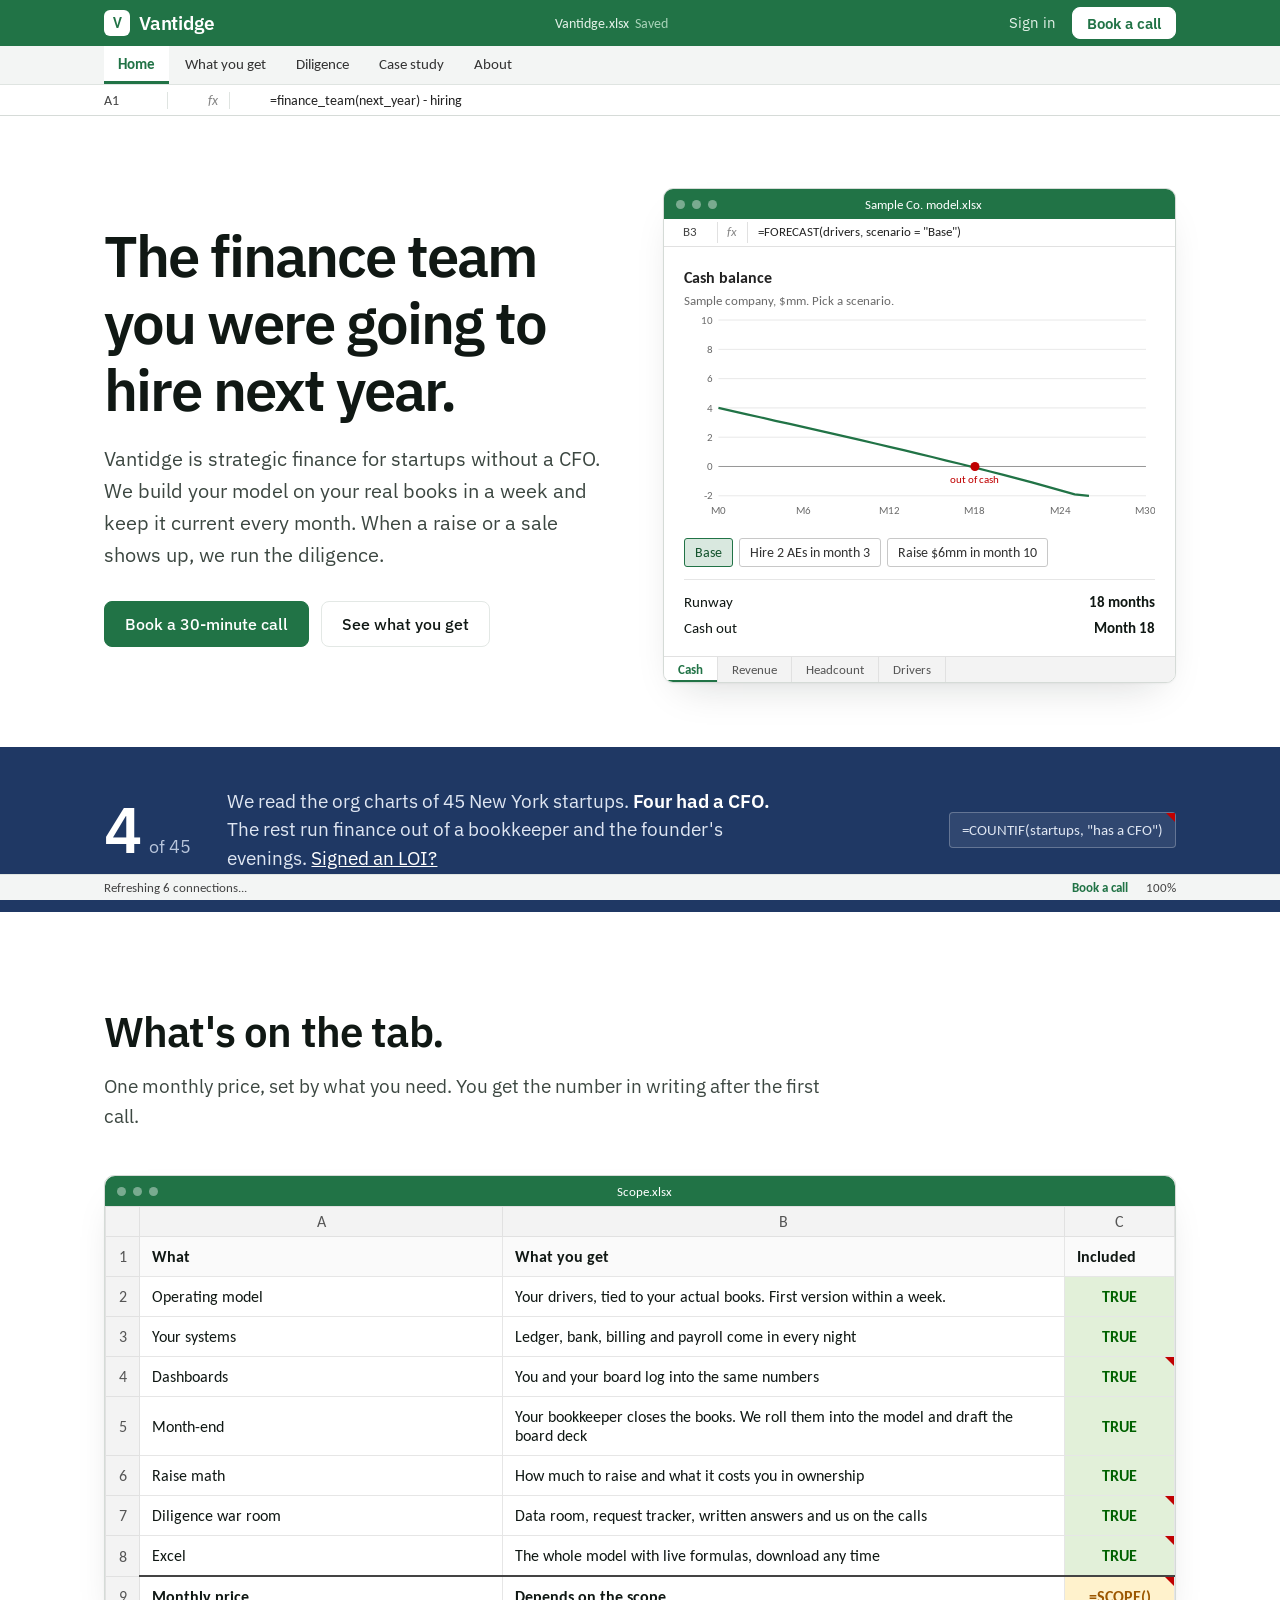
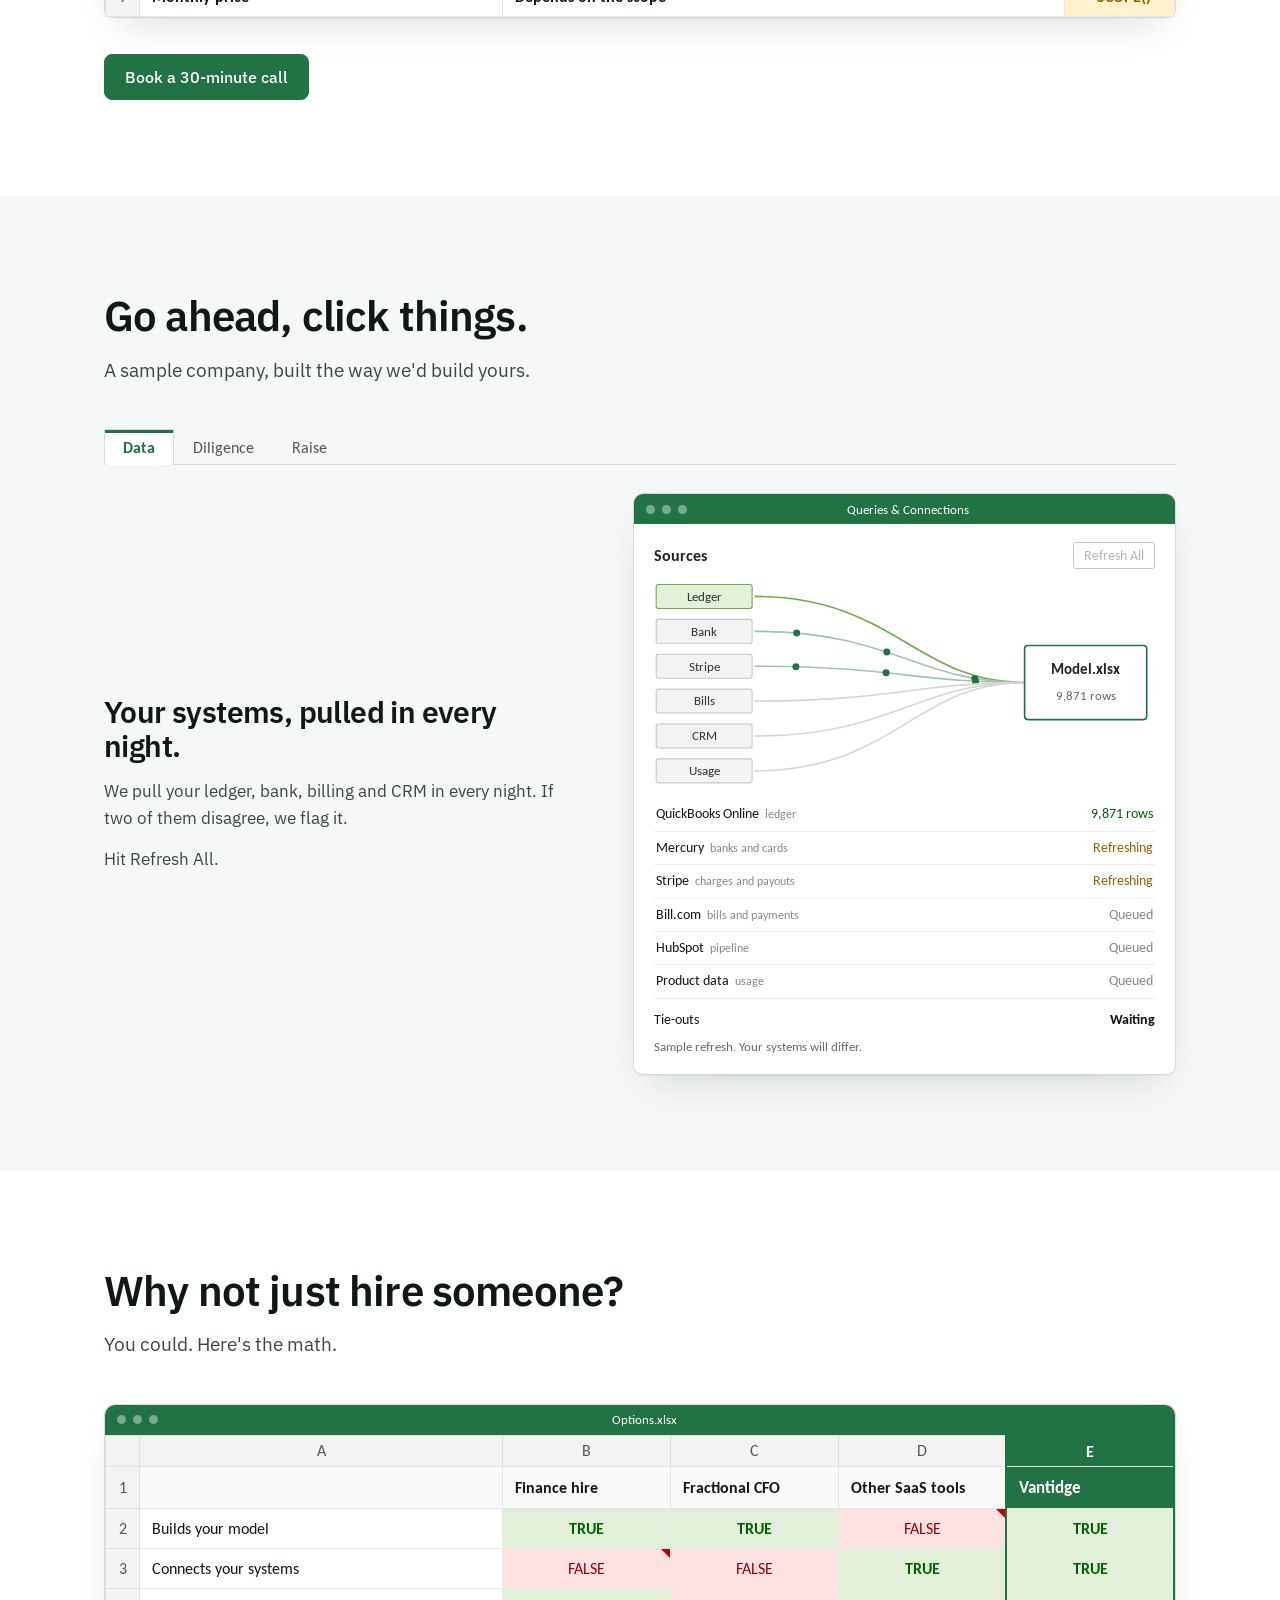
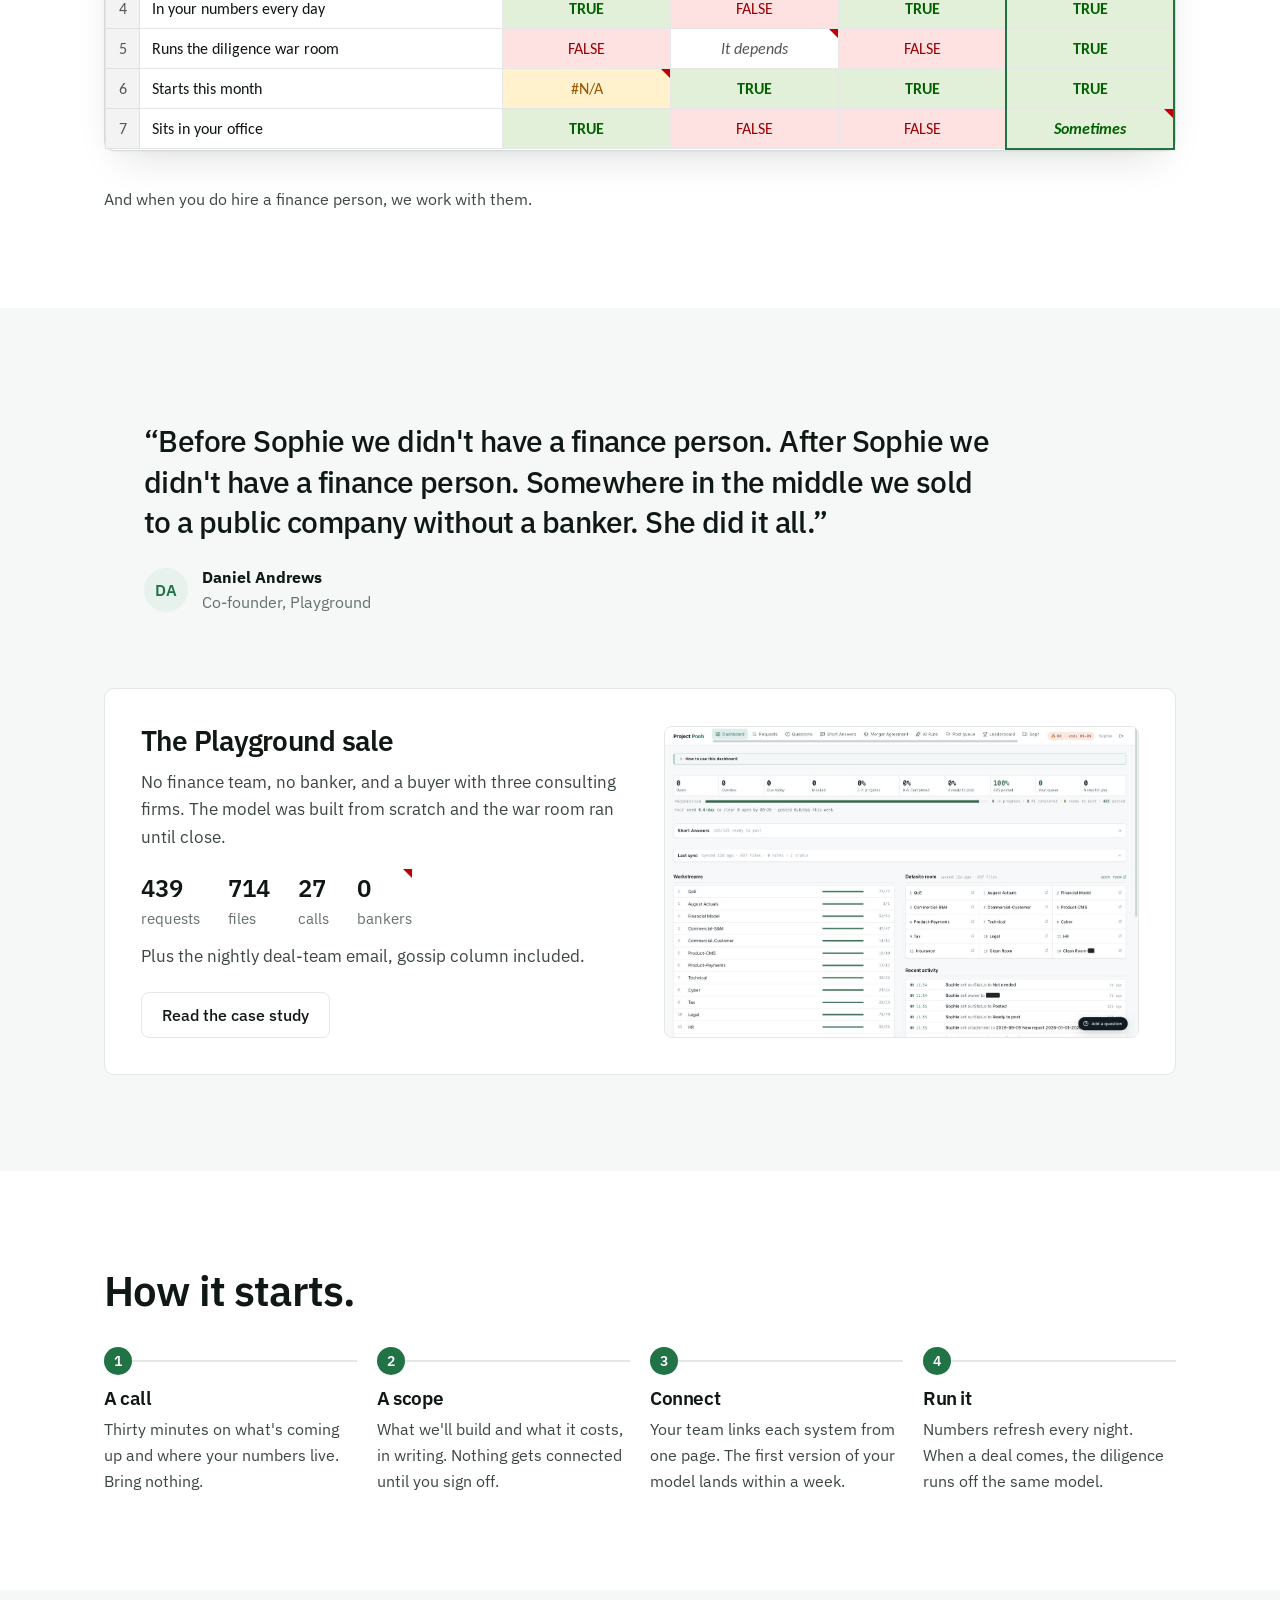
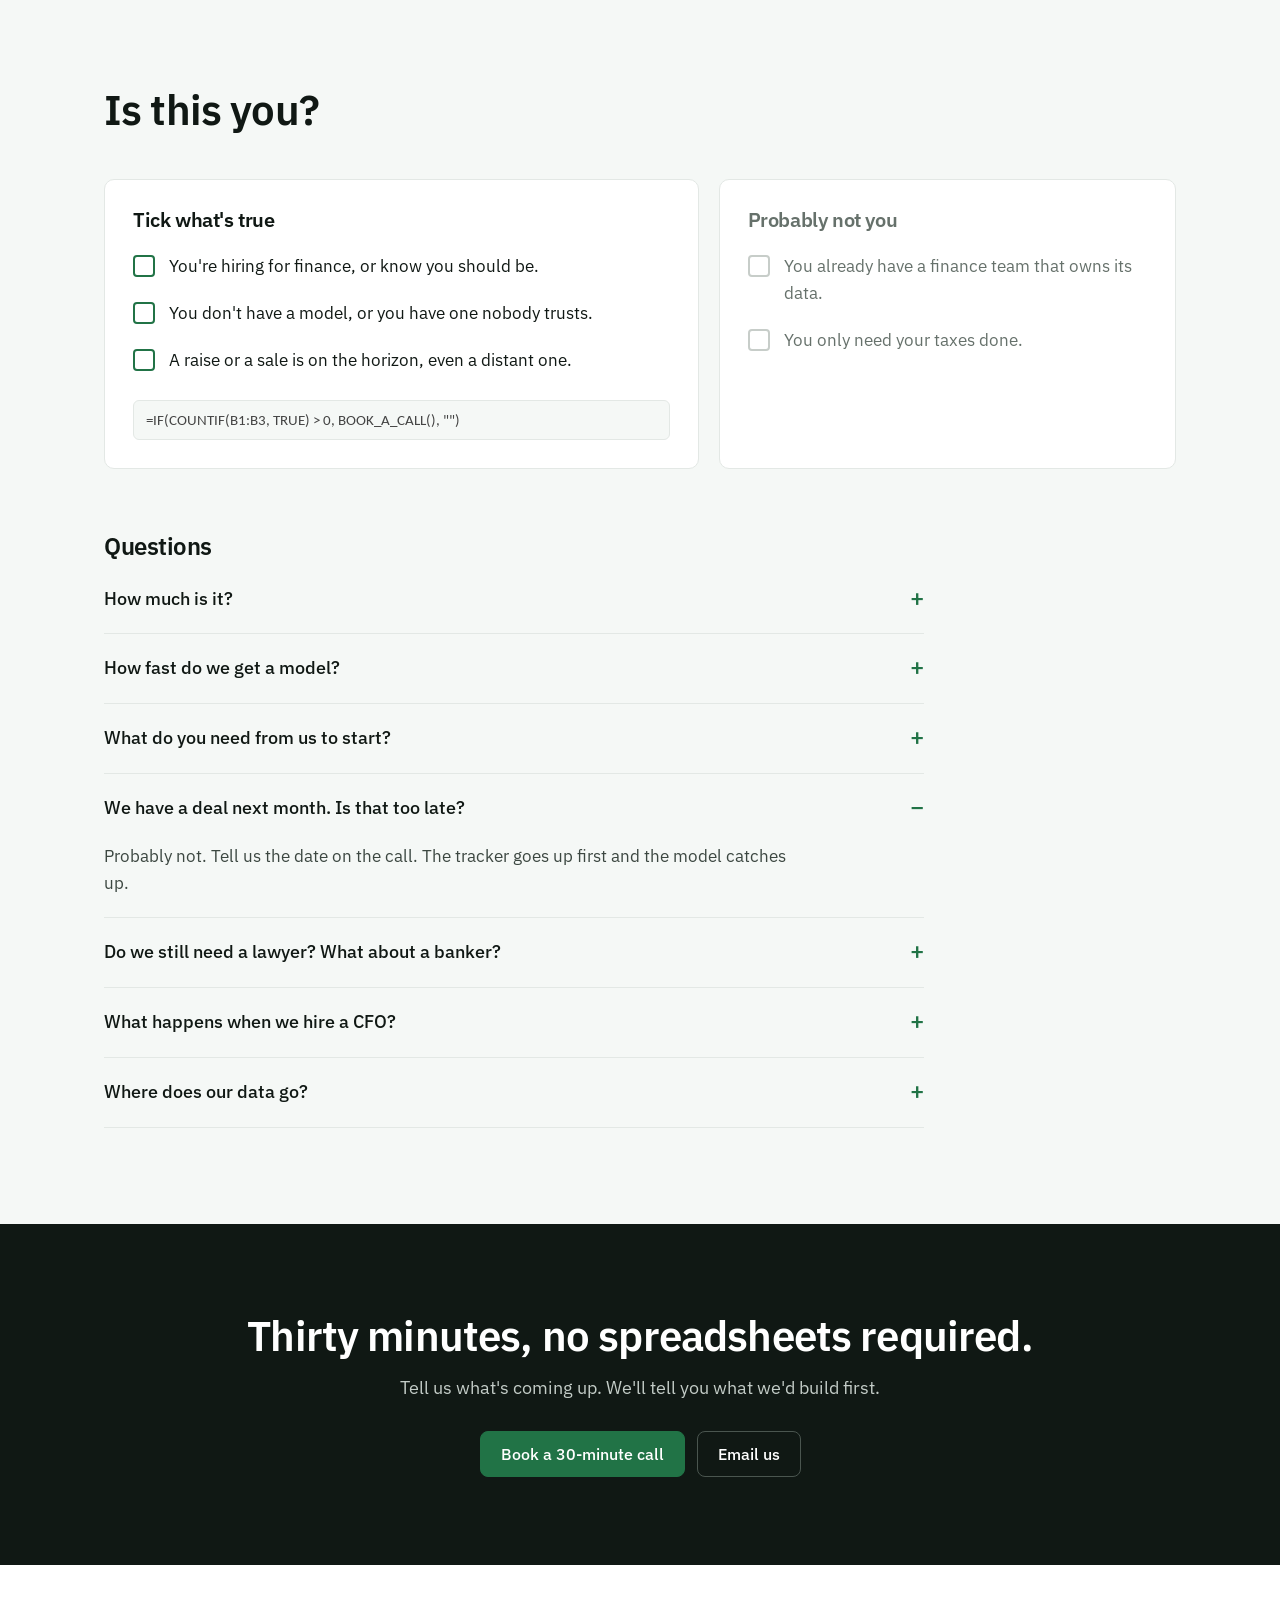
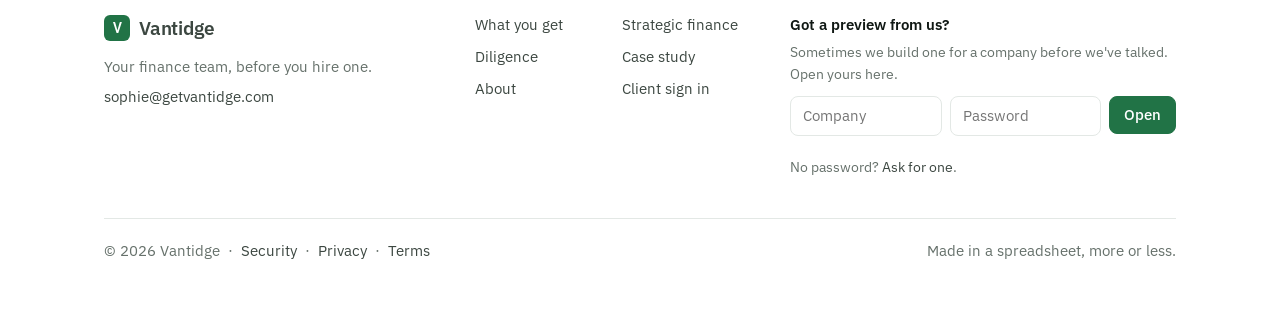
<file: index.html>
<!DOCTYPE html>
<html lang="en">
<head>
  <meta charset="UTF-8">
  <meta name="viewport" content="width=device-width, initial-scale=1.0">
  <title>Vantidge | Strategic finance for startups, before you hire a CFO</title>
  <meta name="description" content="Vantidge builds your operating model on your real books and keeps it current. When a raise or a sale shows up, we run the diligence.">
  <meta property="og:title" content="Vantidge strategic finance">
  <meta property="og:description" content="The finance team you were going to hire next year. Your model on your real books, kept current, and diligence when a raise or sale shows up.">
  <meta property="og:url" content="https://getvantidge.com/">
  <meta property="og:type" content="website">
  <meta property="og:site_name" content="Vantidge">
  <meta property="og:image" content="https://getvantidge.com/og-3.png">
  <meta property="og:image:width" content="1200">
  <meta property="og:image:height" content="630">
  <meta property="og:image:alt" content="Vantidge. The finance team you were going to hire next year.">
  <meta name="twitter:card" content="summary_large_image">
  <meta name="twitter:image" content="https://getvantidge.com/og-3.png">
  <link rel="canonical" href="https://getvantidge.com/">
  <link rel="icon" href="data:image/svg+xml,<svg xmlns='http://www.w3.org/2000/svg' viewBox='0 0 32 32'><rect width='32' height='32' rx='6' fill='%23217346'/><text x='16' y='23' font-family='Arial' font-weight='700' font-size='19' fill='white' text-anchor='middle'>V</text></svg>">
  <link rel="preconnect" href="https://fonts.googleapis.com">
  <link rel="preconnect" href="https://fonts.gstatic.com" crossorigin>
  <link href="https://fonts.googleapis.com/css2?family=Carlito:wght@400;700&family=IBM+Plex+Sans:wght@400;500;600&display=swap" rel="stylesheet">
  <link rel="stylesheet" href="/site.css?v=4">
  <script type="application/ld+json">
{
 "@context": "https://schema.org",
 "@graph": [
  {
   "@type": [
    "Organization",
    "ProfessionalService"
   ],
   "@id": "https://getvantidge.com/#org",
   "name": "Vantidge",
   "alternateName": [
    "Vantidge strategic finance",
    "getvantidge.com"
   ],
   "legalName": "Phinke LLC",
   "url": "https://getvantidge.com/",
   "logo": "https://getvantidge.com/og-3.png",
   "image": "https://getvantidge.com/og-3.png",
   "email": "sophie@getvantidge.com",
   "description": "Vantidge is a New York strategic finance firm for startups without a CFO. It builds the operating model on a company's real books, keeps it current every month, and runs financial due diligence for fundraises and company sales.",
   "slogan": "Your finance team, before you hire one.",
   "address": {
    "@type": "PostalAddress",
    "addressLocality": "New York",
    "addressRegion": "NY",
    "addressCountry": "US"
   },
   "areaServed": "United States",
   "founder": {
    "@id": "https://getvantidge.com/about/#sophie"
   },
   "knowsAbout": [
    "strategic finance",
    "financial modeling",
    "operating models",
    "startup fundraising",
    "financial due diligence",
    "sell-side diligence",
    "fractional CFO services",
    "board reporting"
   ],
   "disambiguatingDescription": "Not Vantidge.ai, Vantage, or VantageScore. Vantidge at getvantidge.com is a strategic finance service for startups."
  },
  {
   "@type": "WebSite",
   "@id": "https://getvantidge.com/#site",
   "url": "https://getvantidge.com/",
   "name": "Vantidge",
   "publisher": {
    "@id": "https://getvantidge.com/#org"
   }
  },
  {
   "@type": "Person",
   "@id": "https://getvantidge.com/about/#sophie",
   "name": "Sophie Finke",
   "jobTitle": "Founder",
   "worksFor": {
    "@id": "https://getvantidge.com/#org"
   },
   "url": "https://getvantidge.com/about/",
   "sameAs": [
    "https://www.linkedin.com/in/sophie-finke-886490b0/",
    "https://sophiefinke.com/"
   ],
   "homeLocation": {
    "@type": "Place",
    "name": "New York, NY"
   },
   "knowsAbout": [
    "strategic finance",
    "financial due diligence",
    "financial modeling"
   ]
  },
  {
   "@type": "Service",
   "name": "Strategic finance as a service",
   "description": "Operating model on your real books in a week, systems connected nightly, dashboards, month-end, board deck draft, raise math, and a diligence war room when a deal shows up. One monthly price set by scope.",
   "provider": {
    "@id": "https://getvantidge.com/#org"
   },
   "areaServed": "United States",
   "audience": {
    "@type": "BusinessAudience",
    "audienceType": "Seed and Series A startups without a CFO"
   },
   "url": "https://getvantidge.com/strategic-finance/"
  },
  {
   "@type": "FAQPage",
   "mainEntity": [
    {
     "@type": "Question",
     "name": "How much is it?",
     "acceptedAnswer": {
      "@type": "Answer",
      "text": "A monthly price that depends on what you need. We'll send a real number in writing after the first call."
     }
    },
    {
     "@type": "Question",
     "name": "How fast do we get a model?",
     "acceptedAnswer": {
      "@type": "Answer",
      "text": "A first version within a week of getting access to your systems. It gets sharper every month after that."
     }
    },
    {
     "@type": "Question",
     "name": "What do you need from us to start?",
     "acceptedAnswer": {
      "@type": "Answer",
      "text": "Logins to your ledger, bank and billing. Your team connects them from one page."
     }
    },
    {
     "@type": "Question",
     "name": "We have a deal next month. Is that too late?",
     "acceptedAnswer": {
      "@type": "Answer",
      "text": "Probably not. Tell us the date on the call. The tracker goes up first and the model catches up."
     }
    },
    {
     "@type": "Question",
     "name": "Do we still need a lawyer? What about a banker?",
     "acceptedAnswer": {
      "@type": "Answer",
      "text": "You need a lawyer, and they write the merger agreement. A banker is your call. Playground sold without one."
     }
    },
    {
     "@type": "Question",
     "name": "What happens when we hire a CFO?",
     "acceptedAnswer": {
      "@type": "Answer",
      "text": "We work with them. We keep the data clean and the model running. They spend their time on decisions instead of spreadsheets."
     }
    },
    {
     "@type": "Question",
     "name": "Where does our data go?",
     "acceptedAnswer": {
      "@type": "Answer",
      "text": "Into a workspace only your company can see, hosted in the US. Security details are here."
     }
    }
   ]
  }
 ]
}
  </script>
</head>
<body>
<a class="skip" href="#main">Skip to content</a>

<header class="hdr" id="hdr">
  <div class="ttl"><div class="wrap">
    <a class="logo" href="/"><i>V</i>Vantidge</a>
    <span class="fname">Vantidge.xlsx<em>Saved</em></span>
    <div class="right">
      <a class="sign" href="https://app.getvantidge.com">Sign in</a>
      <a class="btn sm book" href="https://calendly.com/sophie-getvantidge/30min">Book a call</a>
    </div>
  </div></div>
  <nav class="ribbon" aria-label="Main"><div class="wrap">
    <a href="/">Home</a>
    <a href="/#included">What you get</a>
    <a href="/diligence/">Diligence</a>
    <a href="/case-study/">Case study</a>
    <a href="/about/">About</a>
  </div></nav>
  <div class="fxrow"><div class="wrap"><span class="nb" id="ref">A1</span><span class="fl">fx</span><span class="fv" id="fx"></span></div></div>
</header>

<main id="main">

  <section class="hero" data-ref="A1" data-fx="=finance_team(next_year) - hiring">
    <div class="wrap">
      <div>
        <h1 id="heroH">The finance team you were going to hire next year.</h1>
        <p class="sub">Vantidge is strategic finance for startups without a CFO. We build your model on your real books in a week and keep it current every month. When a raise or a sale shows up, we run the diligence.</p>
        <div class="ctas">
          <a class="btn go" href="https://calendly.com/sophie-getvantidge/30min">Book a 30-minute call</a>
          <a class="btn" href="#included">See what you get</a>
        </div>
      </div>

      <div class="wb" id="hwb">
        <div class="tb"><i></i><i></i><i></i><span>Sample Co. model.xlsx</span></div>
        <div class="fxb"><span class="rf" id="hRef">B3</span><span class="lb">fx</span><span class="fv" id="hFx">=FORECAST(drivers, scenario = "Base")</span></div>
        <div class="bd">
          <div class="sheet on" data-s="cash" id="cashChart">
            <div class="ct">Cash balance</div>
            <div class="cs">Sample company, $mm. Pick a scenario.</div>
            <svg viewBox="0 0 520 230" id="cashSvg" role="img" aria-label="Cash balance chart for a sample company"></svg>
            <div class="slicer" id="scen">
              <button class="on" data-s="base">Base</button>
              <button data-s="hire">Hire 2 AEs in month 3</button>
              <button data-s="raise">Raise $6mm in month 10</button>
            </div>
            <div class="readout">
              <span>Runway</span><span class="v" id="runway">&nbsp;</span>
              <span>Cash out</span><span class="v" id="cashout">&nbsp;</span>
            </div>
          </div>
          <div class="sheet" data-s="rev"><div class="ct">Revenue</div><div class="cs" style="margin-bottom:8px">$k. Click a cell.</div><table class="grid" id="gRev"></table></div>
          <div class="sheet" data-s="hc"><div class="ct">Headcount</div><div class="cs" style="margin-bottom:8px">Click a cell.</div><table class="grid" id="gHc"></table></div>
          <div class="sheet" data-s="drv"><div class="ct">Drivers</div><div class="cs" style="margin-bottom:8px">Blue cells are inputs. Change one, then check the Cash tab.</div><table class="grid" id="gDrv"></table></div>
        </div>
        <div class="tabs" id="hTabs"><button class="on" data-s="cash">Cash</button><button data-s="rev">Revenue</button><button data-s="hc">Headcount</button><button data-s="drv">Drivers</button></div>
      </div>
    </div>
  </section>

  <div class="proof cfo" data-ref="A9" data-fx="=COUNTIF(startups, &quot;has a CFO&quot;)">
    <div class="wrap">
      <div class="big"><span class="n">4</span><span class="of">of 45</span></div>
      <p>We read the org charts of 45 New York startups. <b>Four had a CFO.</b> The rest run finance out of a bookkeeper and the founder's evenings. <a href="/diligence/">Signed an LOI?</a></p>
      <div class="fxchip has-note" tabindex="0">=COUNTIF(startups, "has a CFO")<div class="note"><b>Note:</b>Checked against live job boards, team pages and TheOrg in September 2026. Three of the four were past Series B.</div></div>
    </div>
  </div>

  <section id="included" data-ref="A12" data-fx="=SUM(everything) / month">
    <div class="wrap">
      <div class="sec-h">
        <h2>What's on the tab.</h2>
        <p>One monthly price, set by what you need. You get the number in writing after the first call.</p>
      </div>
      <div class="wb bigwb">
        <div class="tb"><i></i><i></i><i></i><span>Scope.xlsx</span></div>
        <div class="bd">
          <table class="grid">
            <colgroup><col style="width:34px"><col class="c1"><col><col style="width:110px"></colgroup>
            <thead><tr><th class="rn"></th><th>A</th><th>B</th><th>C</th></tr></thead>
            <tbody>
              <tr><th class="rn">1</th><td class="h">What</td><td class="h">What you get</td><td class="h">Included</td></tr>
              <tr><th class="rn">2</th><td>Operating model</td><td>Your drivers, tied to your actual books. First version within a week.</td><td class="tr">TRUE</td></tr>
              <tr><th class="rn">3</th><td>Your systems</td><td>Ledger, bank, billing and payroll come in every night</td><td class="tr">TRUE</td></tr>
              <tr><th class="rn">4</th><td>Dashboards</td><td>You and your board log into the same numbers</td><td class="tr has-note" tabindex="0">TRUE<div class="note"><b>Note:</b>Same numbers. Fewer board emails.</div></td></tr>
              <tr><th class="rn">5</th><td>Month-end</td><td>Your bookkeeper closes the books. We roll them into the model and draft the board deck</td><td class="tr">TRUE</td></tr>
              <tr><th class="rn">6</th><td>Raise math</td><td>How much to raise and what it costs you in ownership</td><td class="tr">TRUE</td></tr>
              <tr><th class="rn">7</th><td>Diligence war room</td><td>Data room, request tracker, written answers and us on the calls</td><td class="tr has-note" tabindex="0">TRUE<div class="note"><b>Note:</b>Switches on when a term sheet does.</div></td></tr>
              <tr><th class="rn">8</th><td>Excel</td><td>The whole model with live formulas, download any time</td><td class="tr has-note" tabindex="0">TRUE<div class="note"><b>Note:</b>For the board member who only trusts .xlsx.</div></td></tr>
              <tr><th class="rn">9</th><td class="t">Monthly price</td><td class="t">Depends on the scope</td><td class="t na has-note" tabindex="0">=SCOPE()<div class="note"><b>Note:</b>A real number, in writing, after the call.</div></td></tr>
            </tbody>
          </table>
        </div>
      </div>
      <p class="howlink"><a class="btn go" href="https://calendly.com/sophie-getvantidge/30min">Book a 30-minute call</a></p>
    </div>
  </section>

  <section class="alt" id="work" data-ref="A32" data-fx="=SAMPLE(the_work)">
    <div class="wrap">
      <div class="sec-h">
        <h2>Go ahead, click things.</h2>
        <p>A sample company, built the way we'd build yours.</p>
      </div>
      <div class="dtabs" role="tablist">
        <button class="on" data-t="data" role="tab">Data</button>
        <button data-t="dd" role="tab">Diligence</button>
        <button data-t="raise" role="tab">Raise</button>
      </div>

      <div class="demo on" id="t-data">
        <div>
          <h3>Your systems, pulled in every night.</h3>
          <p>We pull your ledger, bank, billing and CRM in every night. If two of them disagree, we flag it.</p>
          <p>Hit Refresh All.</p>
        </div>
        <div class="wb" id="qc">
          <div class="tb"><i></i><i></i><i></i><span>Queries &amp; Connections</span></div>
          <div class="bd">
            <div class="qhead"><span class="ct">Sources</span><button id="qRefresh">Refresh All</button></div>
            <svg class="qflow" id="qflow" viewBox="0 0 460 190" role="img" aria-label="Data flowing from six sources into the model"></svg>
            <ul class="qlist">
              <li data-rows="9,871"><span>QuickBooks Online<small>ledger</small></span><span class="qs">Not loaded</span></li>
              <li data-rows="6,530"><span>Mercury<small>banks and cards</small></span><span class="qs">Not loaded</span></li>
              <li data-rows="18,204"><span>Stripe<small>charges and payouts</small></span><span class="qs">Not loaded</span></li>
              <li data-rows="2,147"><span>Bill.com<small>bills and payments</small></span><span class="qs">Not loaded</span></li>
              <li data-rows="3,412"><span>HubSpot<small>pipeline</small></span><span class="qs">Not loaded</span></li>
              <li data-rows="52,960"><span>Product data<small>usage</small></span><span class="qs">Not loaded</span></li>
            </ul>
            <div class="qtie"><span>Tie-outs</span><b id="qtieV">&nbsp;</b></div>
            <div class="cs" style="margin-top:6px">Sample refresh. Your systems will differ.</div>
          </div>
        </div>
      </div>

      <div class="demo" id="t-dd">
        <div>
          <h3>The request list, tracked.</h3>
          <p>Every request gets an owner and a date. We chase it until the answer is posted.</p>
          <p>Your lawyers keep the documents. We keep the numbers straight.</p>
          <p><a href="/diligence/">How diligence works</a></p>
        </div>
        <div class="wb" id="trk">
          <div class="tb"><i></i><i></i><i></i><span>Request tracker.xlsx</span></div>
          <div class="bd">
            <table class="trk">
              <thead><tr><th>#</th><th>Request</th><th>Status</th></tr></thead>
              <tbody>
                <tr><td>1.01</td><td>Monthly P&amp;L, trailing 36 months</td><td><span class="pill">Open</span></td></tr>
                <tr><td>1.04</td><td>Revenue by customer, tied to the ledger</td><td><span class="pill">Open</span></td></tr>
                <tr><td>2.12</td><td>Cap table and option ledger</td><td><span class="pill">Open</span></td></tr>
                <tr><td>3.07</td><td>Top 20 customer contracts</td><td><span class="pill">Open</span></td></tr>
                <tr><td>4.02</td><td>Headcount by function and start date</td><td><span class="pill">Open</span></td></tr>
                <tr><td>6.15</td><td>Sales tax exposure by state</td><td><span class="pill">Open</span></td></tr>
              </tbody>
            </table>
            <div class="prog"><i id="progBar"></i></div>
            <div class="readout"><span>Playground diligence requests</span><span class="v"><span id="ansN">0</span> / 439</span></div>
            <div class="cs" style="margin-top:4px">Typical requests shown. The count is real.</div>
          </div>
        </div>
      </div>

      <div class="demo" id="t-raise">
        <div>
          <h3>What the round costs you.</h3>
          <p>Change the blue cells and watch the founders' line move.</p>
        </div>
        <div class="wb">
          <div class="tb"><i></i><i></i><i></i><span>Round math.xlsx</span></div>
          <div class="bd">
            <div class="ct">What a round does to the founders</div>
            <div class="cs" style="margin-bottom:10px">Sample numbers.</div>
            <div class="calc">
              <label for="iRaise">Raise ($mm)</label><input class="in" id="iRaise" value="3.0" inputmode="decimal">
              <label for="iPre">Pre-money ($mm)</label><input class="in" id="iPre" value="12.0" inputmode="decimal">
              <label for="iPool">Pool top-up (%)</label><input class="in" id="iPool" value="8" inputmode="decimal">
              <label for="iFound">Founders today (%)</label><input class="in" id="iFound" value="70" inputmode="decimal">
              <span>Post-money</span><span class="out" id="oPost"></span>
              <span>New investor</span><span class="out" id="oNew"></span>
              <span>Founders after</span><span class="out" id="oFound"></span>
            </div>
            <div class="cs" style="margin-top:12px">Before</div>
            <div class="stack" id="stBefore"><span style="background:var(--s1)"></span><span style="background:var(--s3)"></span></div>
            <div class="cs">After</div>
            <div class="stack" id="stAfter"><span style="background:var(--s1)"></span><span style="background:var(--s3)"></span><span style="background:var(--s4)"></span><span style="background:var(--s2)"></span></div>
            <div class="legend"><span><i style="background:var(--s1)"></i>Founders</span><span><i style="background:var(--s3)"></i>Everyone else</span><span><i style="background:var(--s4)"></i>Pool top-up</span><span><i style="background:var(--s2)"></i>New investor</span></div>
          </div>
        </div>
      </div>
    </div>
  </section>

  <section data-ref="A23" data-fx="=COUNTIF(B2:B7, TRUE)">
    <div class="wrap">
      <div class="sec-h">
        <h2>Why not just hire someone?</h2>
        <p>You could. Here's the math.</p>
      </div>
      <div class="wb bigwb">
        <div class="tb"><i></i><i></i><i></i><span>Options.xlsx</span></div>
        <div class="bd">
          <table class="grid">
            <colgroup><col style="width:34px"><col class="c1"><col><col><col><col></colgroup>
            <thead><tr><th class="rn"></th><th>A</th><th>B</th><th>C</th><th>D</th><th class="vx vh">E</th></tr></thead>
            <tbody>
              <tr><th class="rn">1</th><td class="h"></td><td class="h">Finance hire</td><td class="h">Fractional CFO</td><td class="h">Other SaaS tools</td><td class="vx vtop h">Vantidge</td></tr>
              <tr><th class="rn">2</th><td>Builds your model</td><td class="tr">TRUE</td><td class="tr">TRUE</td><td class="fa has-note" tabindex="0">FALSE<div class="note"><b>Note:</b>The software is very excited to help you set up the software.</div></td><td class="vx tr">TRUE</td></tr>
              <tr><th class="rn">3</th><td>Connects your systems</td><td class="fa has-note" tabindex="0">FALSE<div class="note"><b>Note:</b>One person. They'll get to it.</div></td><td class="fa">FALSE</td><td class="tr">TRUE</td><td class="vx tr">TRUE</td></tr>
              <tr><th class="rn">4</th><td>In your numbers every day</td><td class="tr">TRUE</td><td class="fa">FALSE</td><td class="tr">TRUE</td><td class="vx tr">TRUE</td></tr>
              <tr><th class="rn">5</th><td>Runs the diligence war room</td><td class="fa">FALSE</td><td class="tx has-note" tabindex="0">It depends<div class="note"><b>Note:</b>Ask who's answering request #214 at 11pm.</div></td><td class="fa">FALSE</td><td class="vx tr">TRUE</td></tr>
              <tr><th class="rn">6</th><td>Starts this month</td><td class="na has-note" tabindex="0">#N/A<div class="note"><b>Note:</b>Still interviewing.</div></td><td class="tr">TRUE</td><td class="tr">TRUE</td><td class="vx tr">TRUE</td></tr>
              <tr><th class="rn">7</th><td>Sits in your office</td><td class="tr">TRUE</td><td class="fa">FALSE</td><td class="fa">FALSE</td><td class="vx vbot tx has-note" tabindex="0">Sometimes<div class="note"><b>Note:</b>We'll come in if you want us there. We will want snacks.</div></td></tr>
            </tbody>
          </table>
        </div>
      </div>
      <p class="howlink">And when you do hire a finance person, we work with them.</p>
    </div>
  </section>

  <section class="alt" data-ref="A47" data-fx="=QUOTE(&quot;Daniel&quot;)">
    <div class="wrap">
      <!-- DRAFT QUOTE: get Daniel's OK before this goes live -->
      <figure class="quote">
        <blockquote>&ldquo;Before Sophie we didn't have a finance person. After Sophie we didn't have a finance person. Somewhere in the middle we sold to a public company without a banker. She did it all.&rdquo;</blockquote>
        <figcaption class="who"><i>DA</i><span><b>Daniel Andrews</b><br><span class="mut">Co-founder, Playground</span></span></figcaption>
      </figure>

      <div class="case">
        <div>
          <h3>The Playground sale</h3>
          <p>No finance team, no banker, and a buyer with three consulting firms. The model was built from scratch and the war room ran until close.</p>
          <div class="facts"><span><b>439</b>requests</span><span><b>714</b>files</span><span><b>27</b>calls</span><span class="has-note" tabindex="0"><b>0</b>bankers<span class="note"><b>Note:</b>Not a blank cell. Zero bankers.</span></span></div>
          <p>Plus the nightly deal-team email, gossip column included.</p>
          <p style="margin-top:22px"><a class="btn" href="/case-study/">Read the case study</a></p>
        </div>
        <div class="shot"><img src="/case-study/img/tracker-dashboard.jpg" alt="Redacted diligence tracker dashboard on the day the deal closed" loading="lazy"></div>
      </div>
    </div>
  </section>

  <section id="how" data-ref="A41" data-fx="=STEPS(call, scope, connect, run)">
    <div class="wrap">
      <div class="sec-h"><h2>How it starts.</h2></div>
      <div class="steps">
        <div class="step"><h3>A call</h3><p>Thirty minutes on what's coming up and where your numbers live. Bring nothing.</p></div>
        <div class="step"><h3>A scope</h3><p>What we'll build and what it costs, in writing. Nothing gets connected until you sign off.</p></div>
        <div class="step"><h3>Connect</h3><p>Your team links each system from one page. The first version of your model lands within a week.</p></div>
        <div class="step"><h3>Run it</h3><p>Numbers refresh every night. When a deal comes, the diligence runs off the same model.</p></div>
      </div>
    </div>
  </section>

  <section class="alt" data-ref="A55" data-fx="=IF(COUNTIF(B1:B3, TRUE) &gt; 0, BOOK_A_CALL(), &quot;&quot;)">
    <div class="wrap">
      <div class="sec-h"><h2>Is this you?</h2></div>
      <div class="fitg">
        <div class="fitc">
          <h3>Tick what's true</h3>
          <ul class="chk" id="chk">
            <li><button class="box" aria-pressed="false" aria-label="Tick"><svg viewBox="0 0 16 16"><path d="M3 8.5l3.2 3L13 4.5"/></svg></button><span>You're hiring for finance, or know you should be.</span></li>
            <li><button class="box" aria-pressed="false" aria-label="Tick"><svg viewBox="0 0 16 16"><path d="M3 8.5l3.2 3L13 4.5"/></svg></button><span>You don't have a model, or you have one nobody trusts.</span></li>
            <li><button class="box" aria-pressed="false" aria-label="Tick"><svg viewBox="0 0 16 16"><path d="M3 8.5l3.2 3L13 4.5"/></svg></button><span>A raise or a sale is on the horizon, even a distant one.</span></li>
          </ul>
          <div class="fit" id="fit">=IF(COUNTIF(B1:B3, TRUE) &gt; 0, BOOK_A_CALL(), "")</div>
        </div>
        <div class="fitc">
          <h3 class="mut">Probably not you</h3>
          <ul class="chk not">
            <li><span class="box"></span><span>You already have a finance team that owns its data.</span></li>
            <li><span class="box"></span><span>You only need your taxes done.</span></li>
          </ul>
        </div>
      </div>
      <h3 class="faqh">Questions</h3>
      <div class="faq">
        <details><summary>How much is it?</summary><p>A monthly price that depends on what you need. We'll send a real number in writing after the first call.</p></details>
        <details><summary>How fast do we get a model?</summary><p>A first version within a week of getting access to your systems. It gets sharper every month after that.</p></details>
        <details><summary>What do you need from us to start?</summary><p>Logins to your ledger, bank and billing. Your team connects them from one page.</p></details>
        <details open><summary>We have a deal next month. Is that too late?</summary><p>Probably not. Tell us the date on the call. The tracker goes up first and the model catches up.</p></details>
        <details><summary>Do we still need a lawyer? What about a banker?</summary><p>You need a lawyer, and they write the merger agreement. A banker is your call. <a href="/case-study/">Playground</a> sold without one.</p></details>
        <details><summary>What happens when we hire a CFO?</summary><p>We work with them. We keep the data clean and the model running. They spend their time on decisions instead of spreadsheets.</p></details>
        <details><summary>Where does our data go?</summary><p>Into a workspace only your company can see, hosted in the US. <a href="/security/">Security details are here</a>.</p></details>
      </div>
    </div>
  </section>

  <section class="cta" data-ref="A66" data-fx="=BOOK_A_CALL()">
    <div class="wrap">
      <h2>Thirty minutes, no spreadsheets required.</h2>
      <p>Tell us what's coming up. We'll tell you what we'd build first.</p>
      <div class="ctas">
        <a class="btn go" href="https://calendly.com/sophie-getvantidge/30min">Book a 30-minute call</a>
        <a class="btn" href="mailto:sophie@getvantidge.com">Email us</a>
      </div>
    </div>
  </section>
</main>

<footer class="ftr">
  <div class="wrap">
    <div>
      <a class="logo" href="/"><i>V</i>Vantidge</a>
      <p style="margin-top:12px">Your finance team, before you hire one.</p>
      <p style="margin-top:6px"><a href="mailto:sophie@getvantidge.com">sophie@getvantidge.com</a></p>
    </div>
    <div class="links">
      <a href="/#included">What you get</a><a href="/strategic-finance/">Strategic finance</a><a href="/diligence/">Diligence</a>
      <a href="/case-study/">Case study</a><a href="/about/">About</a>
      <a href="https://app.getvantidge.com">Client sign in</a>
    </div>
    <div class="door" id="door">
      <h4>Got a preview from us?</h4>
      <p class="small">Sometimes we build one for a company before we've talked. Open yours here.</p>
      <form id="f" autocomplete="off">
        <input id="co" name="co" placeholder="Company" aria-label="Company" required>
        <input id="pw" name="pw" type="password" placeholder="Password" aria-label="Password" required>
        <button class="btn go sm" type="submit" id="go">Open</button>
        <p id="msg" role="status"></p>
      </form>
      <p class="small" style="margin-top:6px">No password? <a id="ask" href="mailto:sophie@getvantidge.com">Ask for one</a>.</p>
    </div>
    <div class="bottom"><span>&copy; 2026 Vantidge &nbsp;&middot;&nbsp; <a href="/security/">Security</a> &nbsp;&middot;&nbsp; <a href="/privacy/">Privacy</a> &nbsp;&middot;&nbsp; <a href="/terms/">Terms</a></span><span>Made in a spreadsheet, more or less.</span></div>
  </div>
</footer>

<div class="sbar"><div class="wrap"><span id="stat">Ready</span><span class="r"><span id="agg"></span><a href="https://calendly.com/sophie-getvantidge/30min">Book a call</a><span>100%</span></span></div></div>

<script src="/see-your-company/specs.js?v=12"></script>
<script src="/door.js?v=12"></script>
<script src="/site.js?v=4"></script>
</body>
</html>
</file>
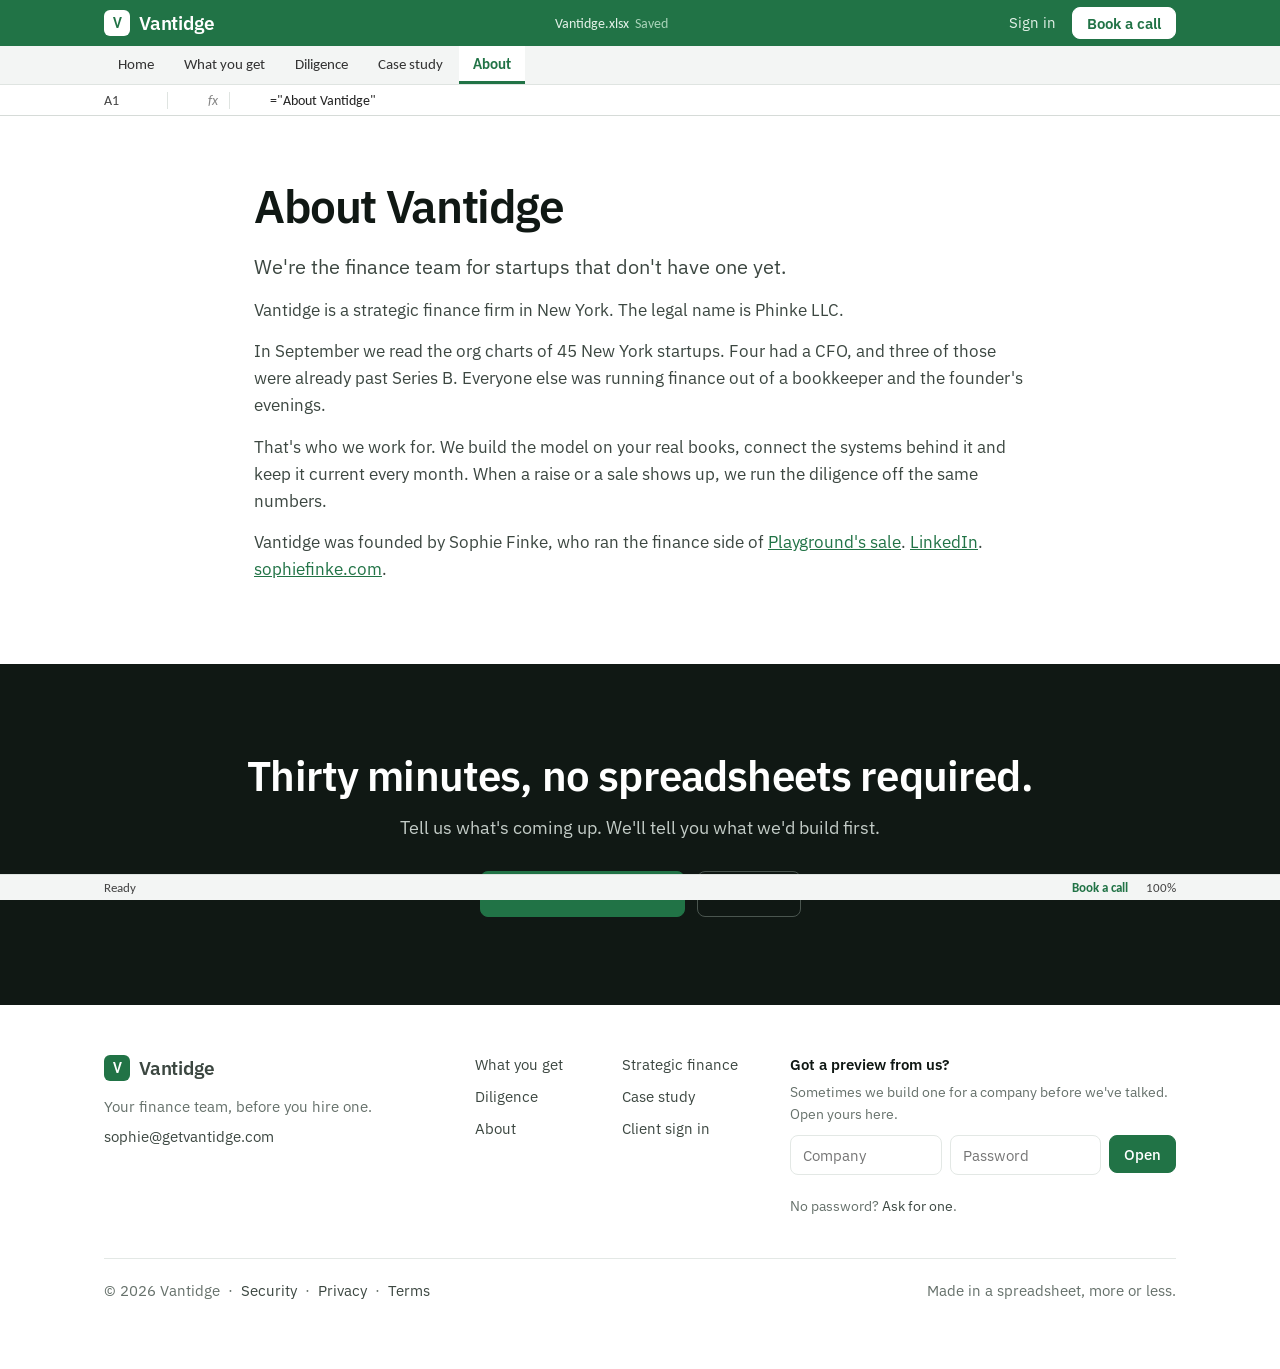
<file: about/index.html>
<!DOCTYPE html>
<html lang="en">
<head>
  <meta charset="UTF-8">
  <meta name="viewport" content="width=device-width, initial-scale=1.0">
  <title>About Vantidge and founder Sophie Finke</title>
  <meta name="description" content="We&#x27;re the finance team for startups that don&#x27;t have one yet.">
  <meta property="og:title" content="About Vantidge">
  <meta property="og:description" content="We&#x27;re the finance team for startups that don&#x27;t have one yet.">
  <meta property="og:url" content="https://getvantidge.com/about/">
  <meta property="og:type" content="website">
  <meta property="og:site_name" content="Vantidge">
  <meta property="og:image" content="https://getvantidge.com/og-3.png">
  <meta property="og:image:width" content="1200">
  <meta property="og:image:height" content="630">
  <meta property="og:image:alt" content="Vantidge. Your finance team, before you hire one.">
  <meta name="twitter:card" content="summary_large_image">
  <meta name="twitter:image" content="https://getvantidge.com/og-3.png">
  <link rel="canonical" href="https://getvantidge.com/about/">
  <link rel="icon" href="data:image/svg+xml,<svg xmlns='http://www.w3.org/2000/svg' viewBox='0 0 32 32'>
  <link rel="preconnect" href="https://fonts.googleapis.com">
  <link rel="preconnect" href="https://fonts.gstatic.com" crossorigin>
  <link href="https://fonts.googleapis.com/css2?family=Carlito:wght@400;700&family=IBM+Plex+Sans:wght@400;500;600&display=swap" rel="stylesheet">
  <link rel="stylesheet" href="/site.css?v=4">
  <script type="application/ld+json">
{
 "@context": "https://schema.org",
 "@graph": [
  {
   "@type": [
    "Organization",
    "ProfessionalService"
   ],
   "@id": "https://getvantidge.com/#org",
   "name": "Vantidge",
   "alternateName": [
    "Vantidge strategic finance",
    "getvantidge.com"
   ],
   "legalName": "Phinke LLC",
   "url": "https://getvantidge.com/",
   "logo": "https://getvantidge.com/og-3.png",
   "image": "https://getvantidge.com/og-3.png",
   "email": "sophie@getvantidge.com",
   "description": "Vantidge is a New York strategic finance firm for startups without a CFO. It builds the operating model on a company's real books, keeps it current every month, and runs financial due diligence for fundraises and company sales.",
   "slogan": "Your finance team, before you hire one.",
   "address": {
    "@type": "PostalAddress",
    "addressLocality": "New York",
    "addressRegion": "NY",
    "addressCountry": "US"
   },
   "areaServed": "United States",
   "founder": {
    "@id": "https://getvantidge.com/about/#sophie"
   },
   "knowsAbout": [
    "strategic finance",
    "financial modeling",
    "operating models",
    "startup fundraising",
    "financial due diligence",
    "sell-side diligence",
    "fractional CFO services",
    "board reporting"
   ],
   "disambiguatingDescription": "Not Vantidge.ai, Vantage, or VantageScore. Vantidge at getvantidge.com is a strategic finance service for startups."
  },
  {
   "@type": "Person",
   "@id": "https://getvantidge.com/about/#sophie",
   "name": "Sophie Finke",
   "jobTitle": "Founder",
   "worksFor": {
    "@id": "https://getvantidge.com/#org"
   },
   "url": "https://getvantidge.com/about/",
   "sameAs": [
    "https://www.linkedin.com/in/sophie-finke-886490b0/",
    "https://sophiefinke.com/"
   ],
   "homeLocation": {
    "@type": "Place",
    "name": "New York, NY"
   },
   "knowsAbout": [
    "strategic finance",
    "financial due diligence",
    "financial modeling"
   ],
   "description": "Sophie Finke founded Vantidge, a New York strategic finance firm for startups. She ran the finance side of Playground's sale to Procare, a Roper Technologies company, with no banker."
  },
  {
   "@type": "AboutPage",
   "url": "https://getvantidge.com/about/",
   "about": {
    "@id": "https://getvantidge.com/#org"
   }
  }
 ]
}
  </script>
</head>
<body>
<a class="skip" href="#main">Skip to content</a>
<header class="hdr" id="hdr">
  <div class="ttl"><div class="wrap">
    <a class="logo" href="/"><i>V</i>Vantidge</a>
    <span class="fname">Vantidge.xlsx<em>Saved</em></span>
    <div class="right">
      <a class="sign" href="https://app.getvantidge.com">Sign in</a>
      <a class="btn sm book" href="https://calendly.com/sophie-getvantidge/30min">Book a call</a>
    </div>
  </div></div>
  <nav class="ribbon" aria-label="Main"><div class="wrap">
    <a href="/">Home</a>
    <a href="/#included">What you get</a>
    <a href="/diligence/">Diligence</a>
    <a href="/case-study/">Case study</a>
    <a class="on" href="/about/" aria-current="page">About</a>
  </div></nav>
  <div class="fxrow"><div class="wrap"><span class="nb" id="ref">A1</span><span class="fl">fx</span><span class="fv" id="fx"></span></div></div>
</header>

<main id="main">
  <div class="page">
    <div class="wrap">
      <h1>About Vantidge</h1>
      <p class="lede">We're the finance team for startups that don't have one yet.</p>
      <p>Vantidge is a strategic finance firm in New York. The legal name is Phinke LLC.</p>

      <p>In September we read the org charts of 45 New York startups. Four had a CFO, and three of those were already past Series B. Everyone else was running finance out of a bookkeeper and the founder's evenings.</p>
      <p>That's who we work for. We build the model on your real books, connect the systems behind it and keep it current every month. When a raise or a sale shows up, we run the diligence off the same numbers.</p>

      <p>Vantidge was founded by Sophie Finke, who ran the finance side of <a href="/case-study/">Playground's sale</a>. <a href="https://www.linkedin.com/in/sophie-finke-886490b0/" target="_blank" rel="noopener">LinkedIn</a>. <a href="https://sophiefinke.com/" target="_blank" rel="noopener">sophiefinke.com</a>.</p>
    </div>
  </div>

  <section class="cta">
    <div class="wrap">
      <h2>Thirty minutes, no spreadsheets required.</h2>
      <p>Tell us what's coming up. We'll tell you what we'd build first.</p>
      <div class="ctas">
        <a class="btn go" href="https://calendly.com/sophie-getvantidge/30min">Book a 30-minute call</a>
        <a class="btn" href="mailto:sophie@getvantidge.com">Email us</a>
      </div>
    </div>
  </section>
</main>

<footer class="ftr">
  <div class="wrap">
    <div>
      <a class="logo" href="/"><i>V</i>Vantidge</a>
      <p style="margin-top:12px">Your finance team, before you hire one.</p>
      <p style="margin-top:6px"><a href="mailto:sophie@getvantidge.com">sophie@getvantidge.com</a></p>
    </div>
    <div class="links">
      <a href="/#included">What you get</a><a href="/strategic-finance/">Strategic finance</a><a href="/diligence/">Diligence</a>
      <a href="/case-study/">Case study</a><a href="/about/">About</a>
      <a href="https://app.getvantidge.com">Client sign in</a>
    </div>
    <div class="door" id="door">
      <h4>Got a preview from us?</h4>
      <p class="small">Sometimes we build one for a company before we've talked. Open yours here.</p>
      <form id="f" autocomplete="off">
        <input id="co" name="co" placeholder="Company" aria-label="Company" required>
        <input id="pw" name="pw" type="password" placeholder="Password" aria-label="Password" required>
        <button class="btn go sm" type="submit" id="go">Open</button>
        <p id="msg" role="status"></p>
      </form>
      <p class="small" style="margin-top:6px">No password? <a id="ask" href="mailto:sophie@getvantidge.com">Ask for one</a>.</p>
    </div>
    <div class="bottom"><span>&copy; 2026 Vantidge &nbsp;&middot;&nbsp; <a href="/security/">Security</a> &nbsp;&middot;&nbsp; <a href="/privacy/">Privacy</a> &nbsp;&middot;&nbsp; <a href="/terms/">Terms</a></span><span>Made in a spreadsheet, more or less.</span></div>
  </div>
</footer>

<div class="sbar"><div class="wrap"><span id="stat">Ready</span><span class="r"><span id="agg"></span><a href="https://calendly.com/sophie-getvantidge/30min">Book a call</a><span>100%</span></span></div></div>

<script src="/see-your-company/specs.js?v=12"></script>
<script src="/door.js?v=12"></script>
<script src="/site.js?v=3"></script>
</body>
</html>
</file>
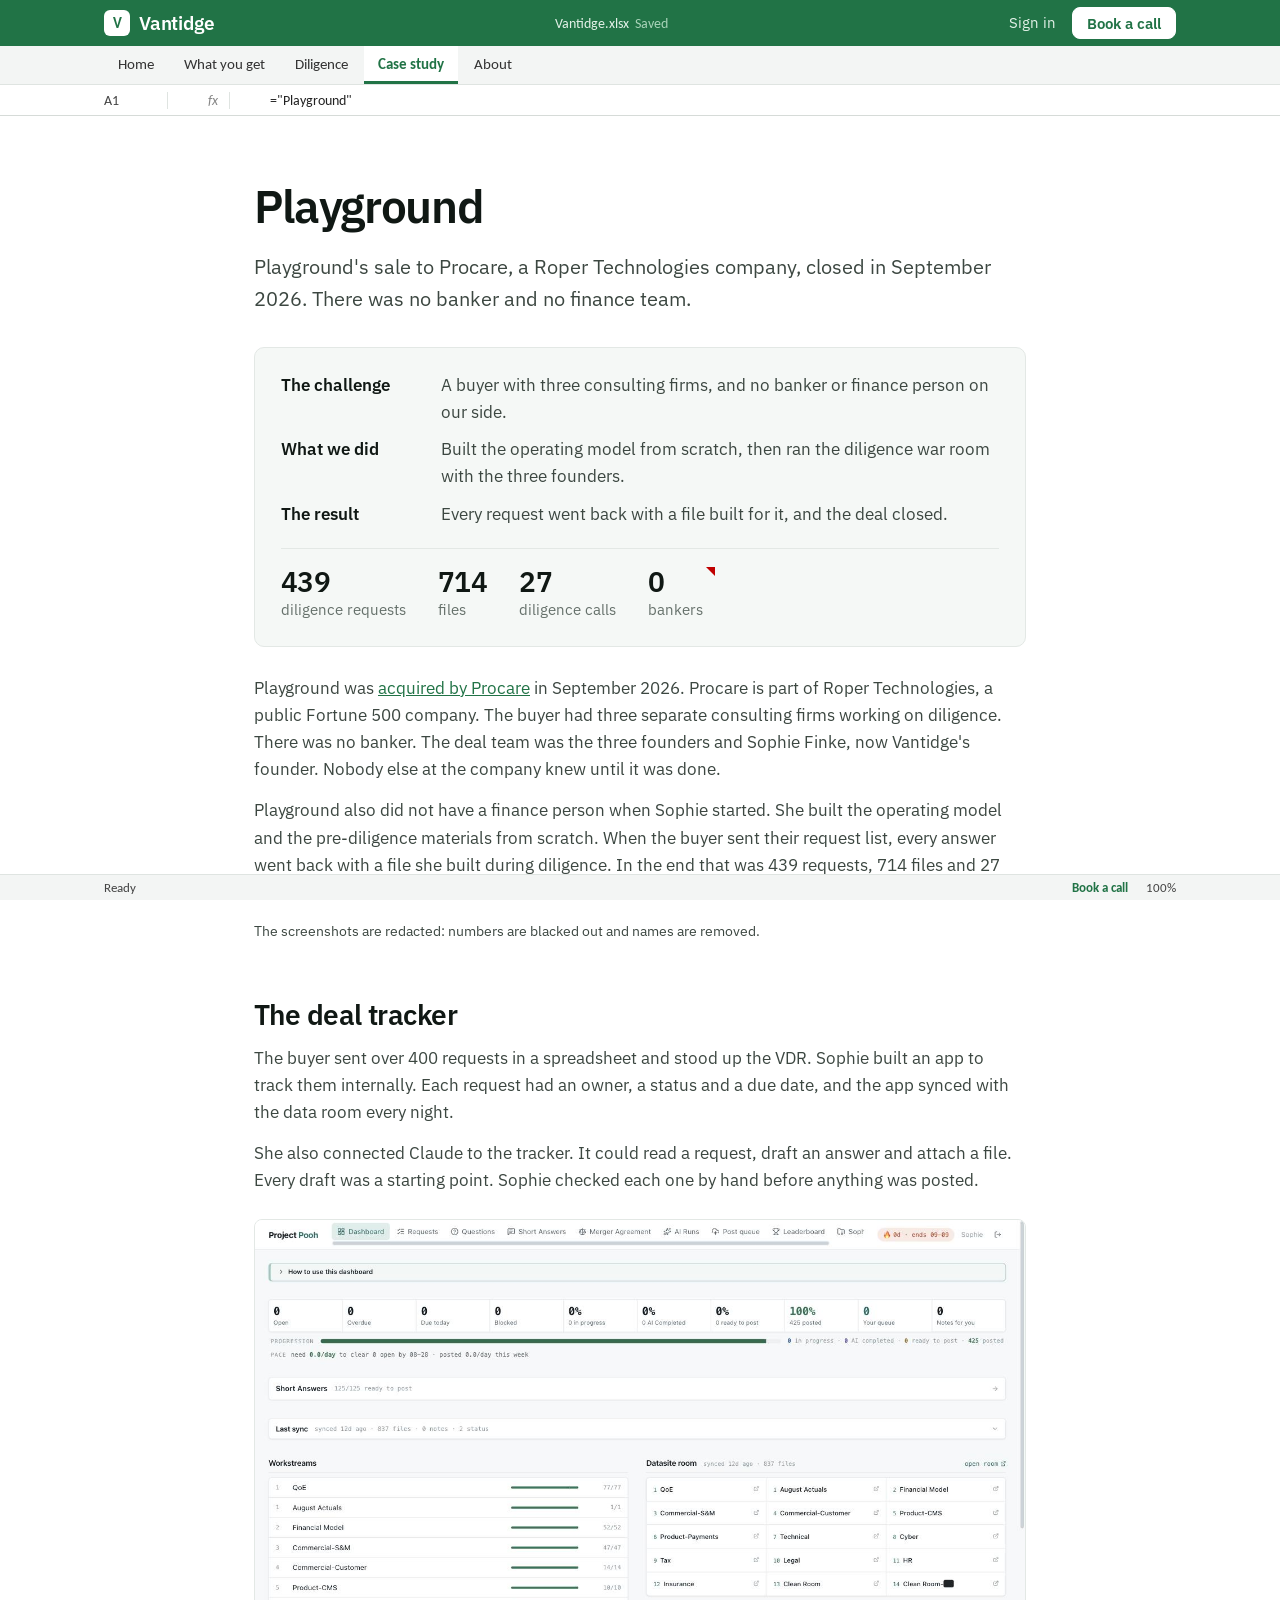
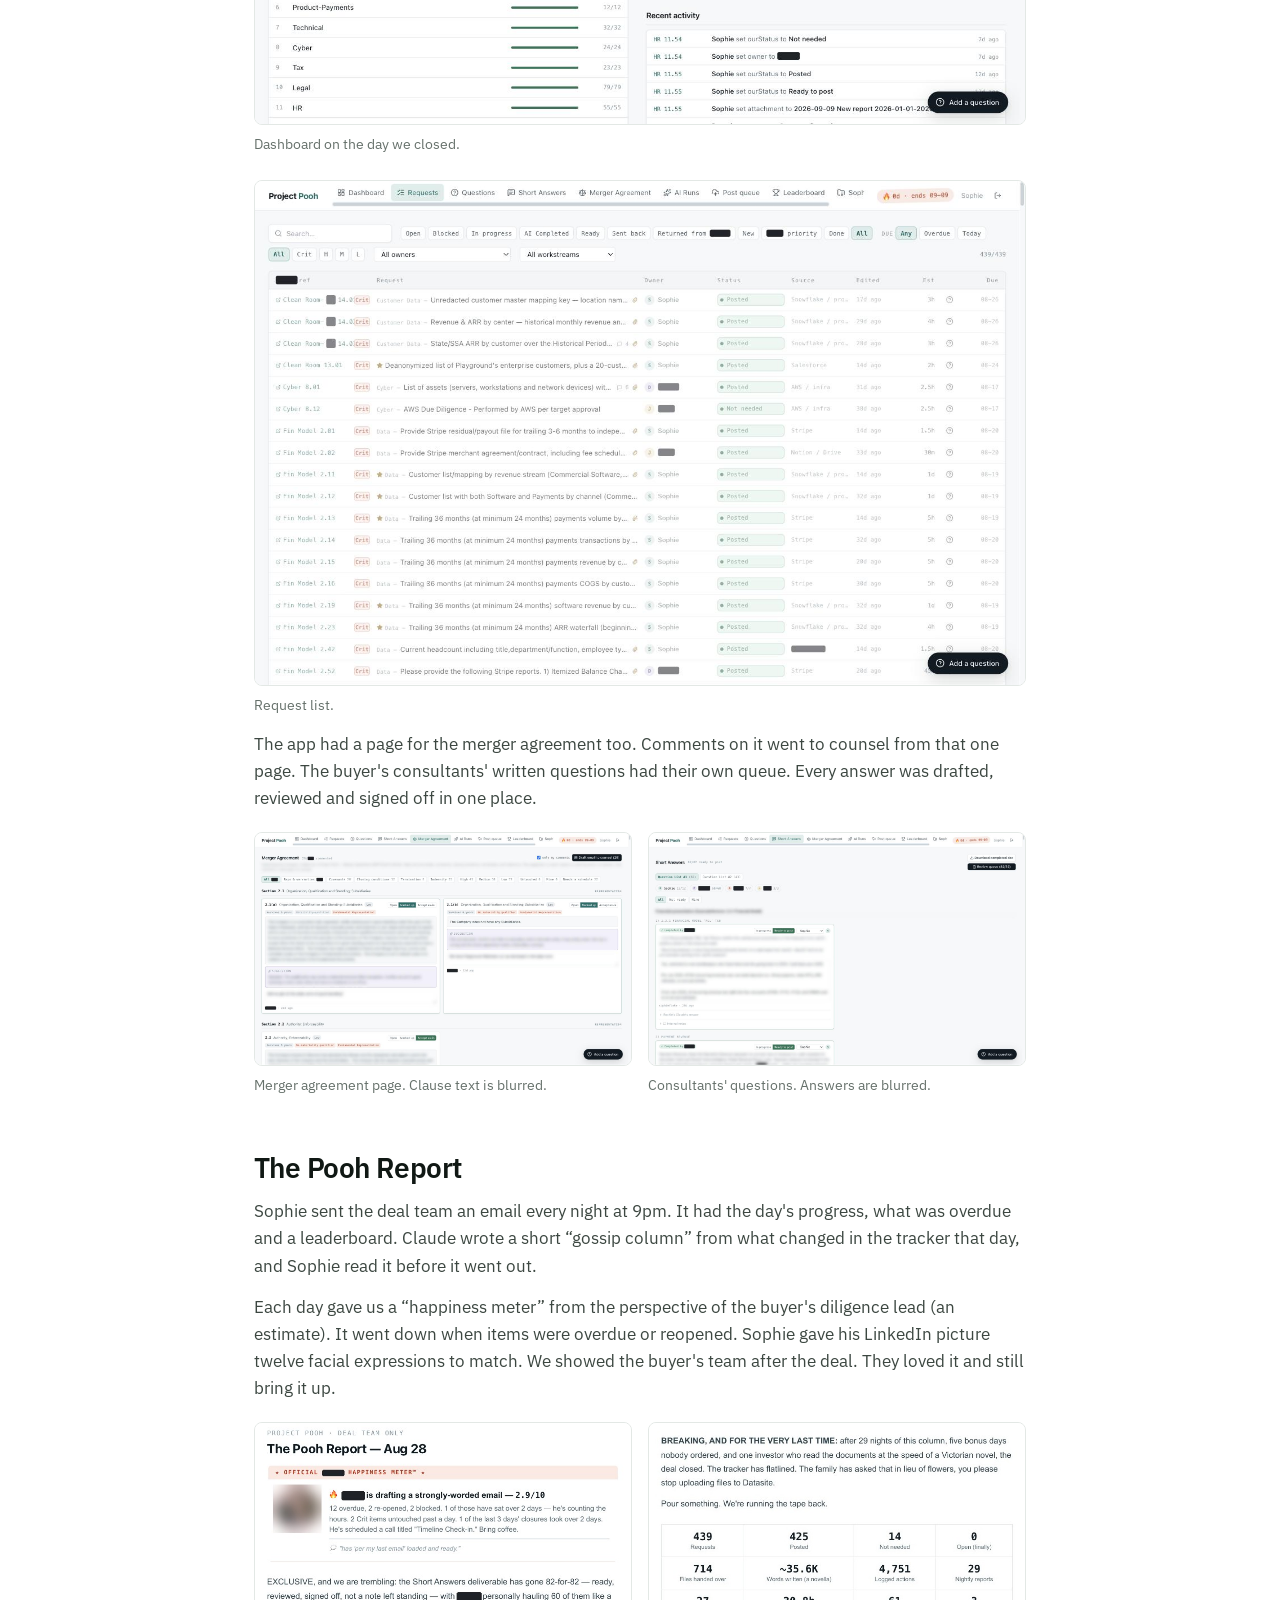
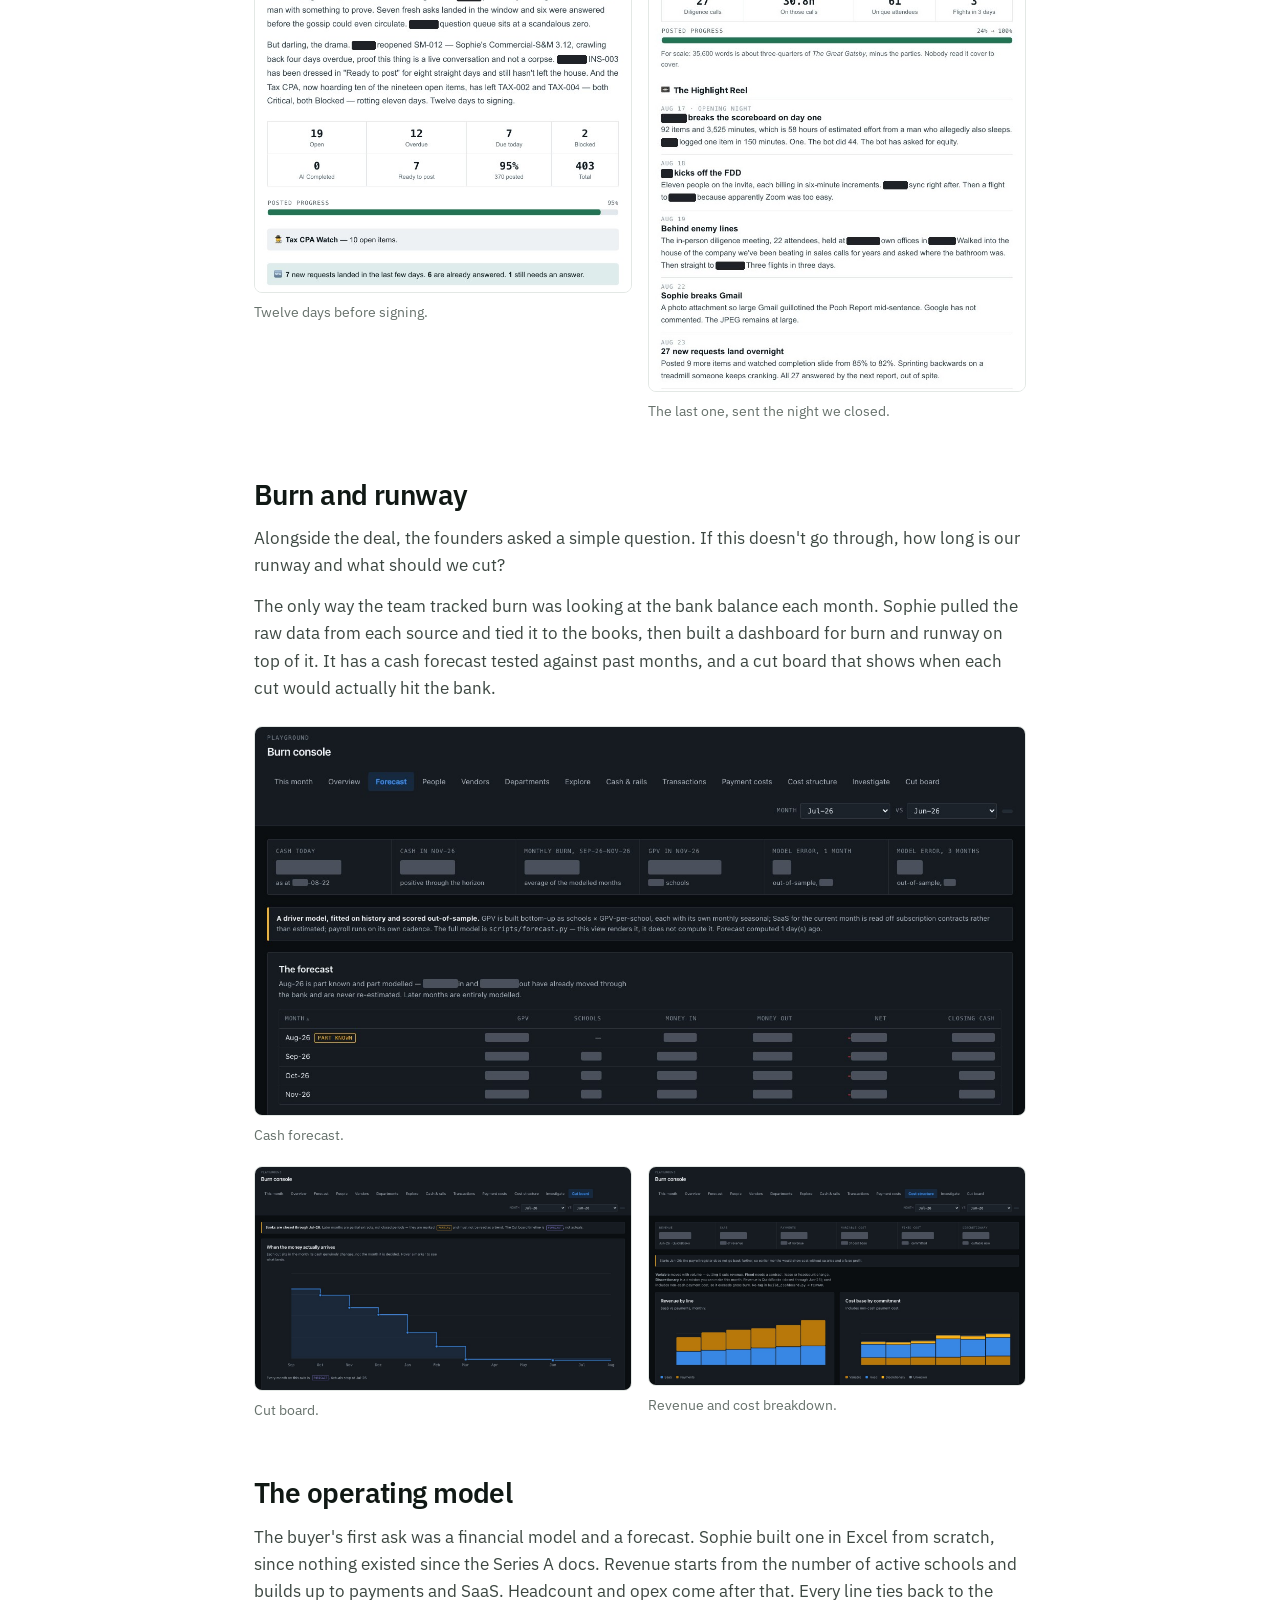
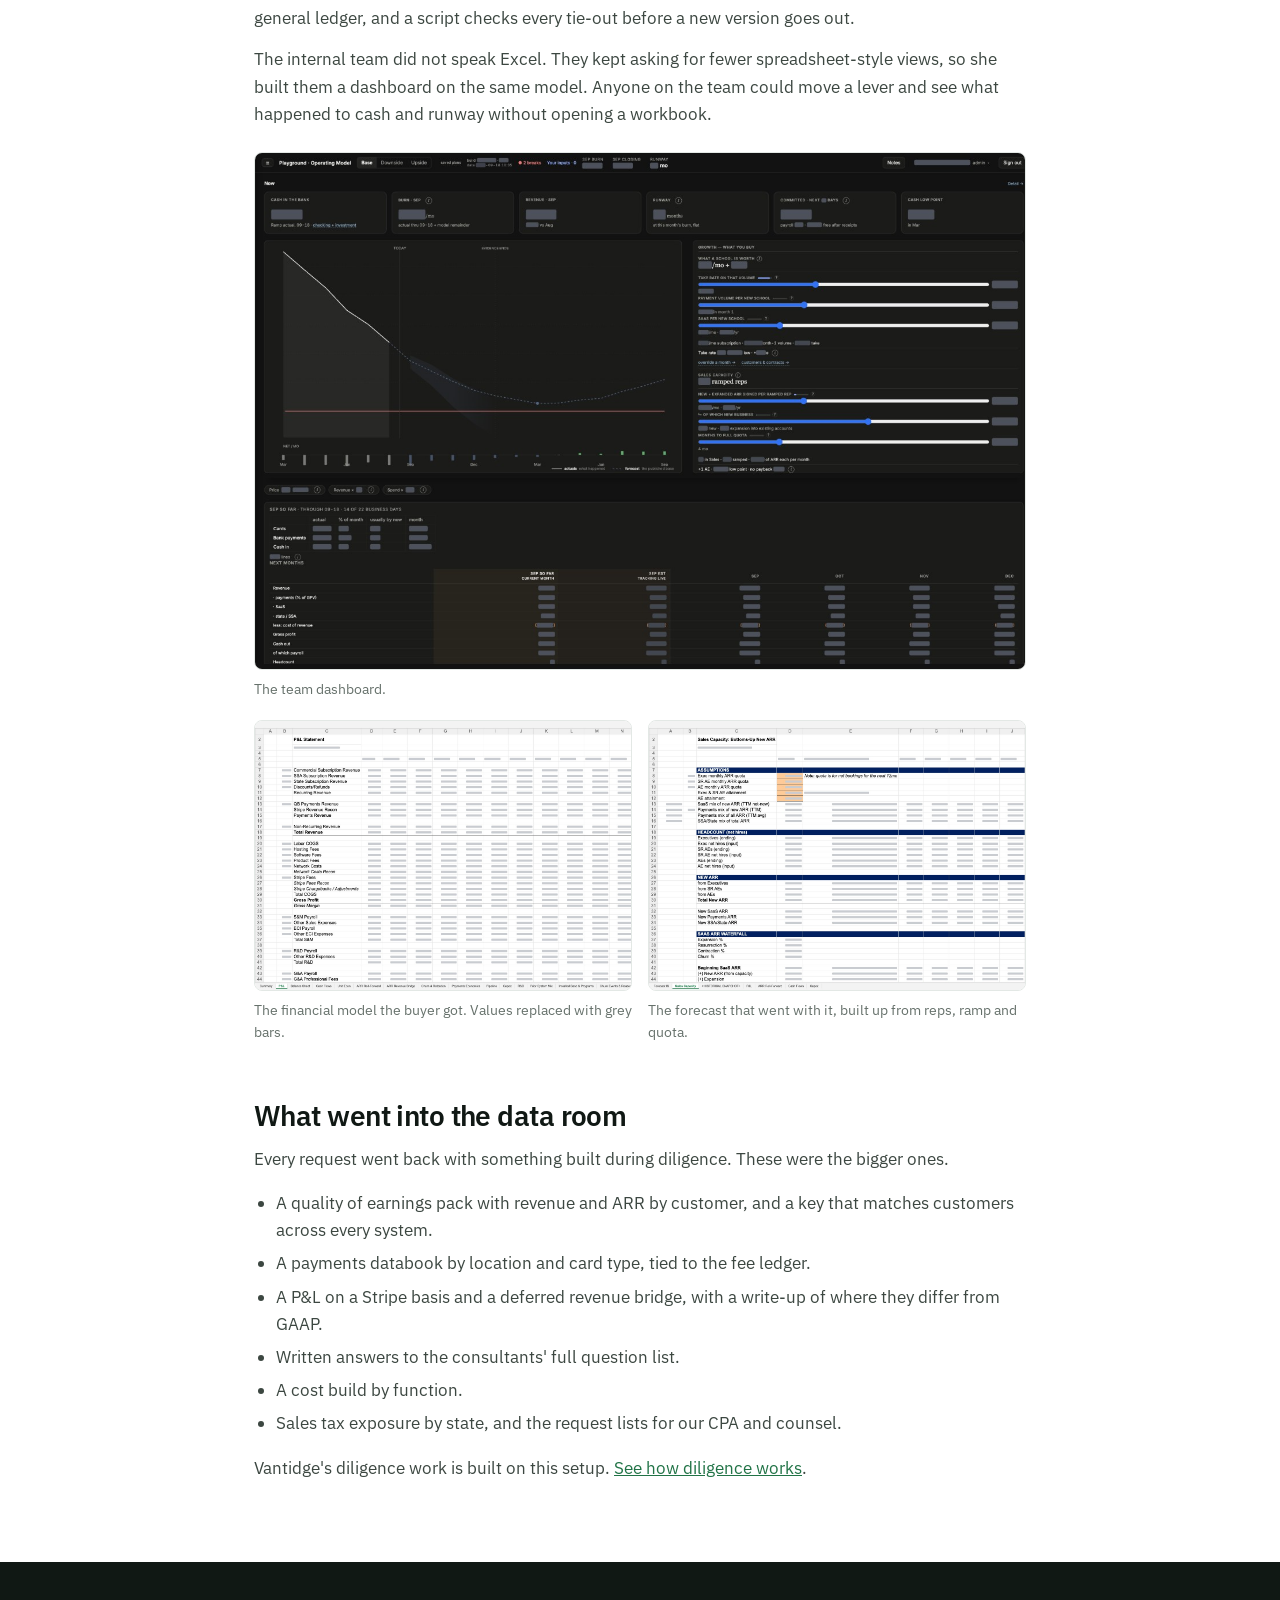
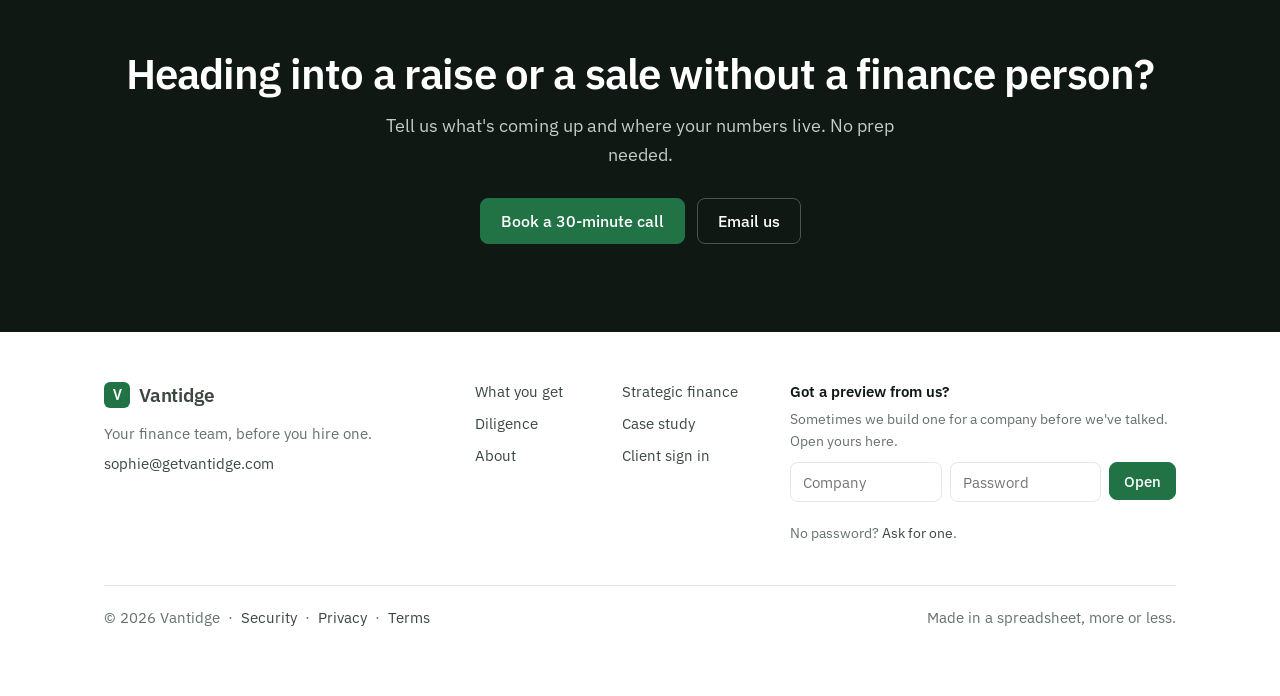
<file: case-study/index.html>
<!DOCTYPE html>
<html lang="en">
<head>
  <meta charset="UTF-8">
  <meta name="viewport" content="width=device-width, initial-scale=1.0">
  <title>Playground case study: sold with no banker | Vantidge</title>
  <meta name="description" content="How Playground sold to Procare, a Roper Technologies company, with no banker and no finance team.">
  <meta property="og:title" content="Playground case study">
  <meta property="og:description" content="How Playground sold to Procare, a Roper Technologies company, with no banker and no finance team.">
  <meta property="og:url" content="https://getvantidge.com/case-study/">
  <meta property="og:type" content="website">
  <meta property="og:site_name" content="Vantidge">
  <meta property="og:image" content="https://getvantidge.com/og-3.png">
  <meta property="og:image:width" content="1200">
  <meta property="og:image:height" content="630">
  <meta property="og:image:alt" content="Vantidge. Your finance team, before you hire one.">
  <meta name="twitter:card" content="summary_large_image">
  <meta name="twitter:image" content="https://getvantidge.com/og-3.png">
  <link rel="canonical" href="https://getvantidge.com/case-study/">
  <link rel="icon" href="data:image/svg+xml,<svg xmlns='http://www.w3.org/2000/svg' viewBox='0 0 32 32'>
  <link rel="preconnect" href="https://fonts.googleapis.com">
  <link rel="preconnect" href="https://fonts.gstatic.com" crossorigin>
  <link href="https://fonts.googleapis.com/css2?family=Carlito:wght@400;700&family=IBM+Plex+Sans:wght@400;500;600&display=swap" rel="stylesheet">
  <link rel="stylesheet" href="/site.css?v=4">
  <script type="application/ld+json">
{
 "@context": "https://schema.org",
 "@graph": [
  {
   "@type": [
    "Organization",
    "ProfessionalService"
   ],
   "@id": "https://getvantidge.com/#org",
   "name": "Vantidge",
   "alternateName": [
    "Vantidge strategic finance",
    "getvantidge.com"
   ],
   "legalName": "Phinke LLC",
   "url": "https://getvantidge.com/",
   "logo": "https://getvantidge.com/og-3.png",
   "image": "https://getvantidge.com/og-3.png",
   "email": "sophie@getvantidge.com",
   "description": "Vantidge is a New York strategic finance firm for startups without a CFO. It builds the operating model on a company's real books, keeps it current every month, and runs financial due diligence for fundraises and company sales.",
   "slogan": "Your finance team, before you hire one.",
   "address": {
    "@type": "PostalAddress",
    "addressLocality": "New York",
    "addressRegion": "NY",
    "addressCountry": "US"
   },
   "areaServed": "United States",
   "founder": {
    "@id": "https://getvantidge.com/about/#sophie"
   },
   "knowsAbout": [
    "strategic finance",
    "financial modeling",
    "operating models",
    "startup fundraising",
    "financial due diligence",
    "sell-side diligence",
    "fractional CFO services",
    "board reporting"
   ],
   "disambiguatingDescription": "Not Vantidge.ai, Vantage, or VantageScore. Vantidge at getvantidge.com is a strategic finance service for startups."
  },
  {
   "@type": "Article",
   "headline": "How Playground sold to Procare, a Roper Technologies company, with no banker and no finance team",
   "author": {
    "@id": "https://getvantidge.com/about/#sophie"
   },
   "publisher": {
    "@id": "https://getvantidge.com/#org"
   },
   "datePublished": "2026-09-24",
   "about": [
    "financial due diligence",
    "sell-side diligence",
    "startup acquisition"
   ],
   "url": "https://getvantidge.com/case-study/"
  }
 ]
}
  </script>
</head>
<body>
<a class="skip" href="#main">Skip to content</a>
<header class="hdr" id="hdr">
  <div class="ttl"><div class="wrap">
    <a class="logo" href="/"><i>V</i>Vantidge</a>
    <span class="fname">Vantidge.xlsx<em>Saved</em></span>
    <div class="right">
      <a class="sign" href="https://app.getvantidge.com">Sign in</a>
      <a class="btn sm book" href="https://calendly.com/sophie-getvantidge/30min">Book a call</a>
    </div>
  </div></div>
  <nav class="ribbon" aria-label="Main"><div class="wrap">
    <a href="/">Home</a>
    <a href="/#included">What you get</a>
    <a href="/diligence/">Diligence</a>
    <a class="on" href="/case-study/" aria-current="page">Case study</a>
    <a href="/about/">About</a>
  </div></nav>
  <div class="fxrow"><div class="wrap"><span class="nb" id="ref">A1</span><span class="fl">fx</span><span class="fv" id="fx"></span></div></div>
</header>

<main id="main">
  <div class="page">
    <div class="wrap">
      <h1>Playground</h1>
      <p class="lede">Playground's sale to Procare, a Roper Technologies company, closed in September 2026. There was no banker and no finance team.</p>

      <div class="sum">
        <dl>
          <dt>The challenge</dt><dd>A buyer with three consulting firms, and no banker or finance person on our side.</dd>
          <dt>What we did</dt><dd>Built the operating model from scratch, then ran the diligence war room with the three founders.</dd>
          <dt>The result</dt><dd>Every request went back with a file built for it, and the deal closed.</dd>
        </dl>
        <div class="facts">
          <span><b>439</b>diligence requests</span>
          <span><b>714</b>files</span>
          <span><b>27</b>diligence calls</span>
          <span class="has-note" tabindex="0"><b>0</b>bankers<span class="note"><b>Note:</b>Not a blank cell. Zero bankers.</span></span>
        </div>
      </div>

      <p>Playground was <a href="https://www.tryplayground.com/blog/procare-solutions-acquires-playground-combining-industry-leading-expertise-with-innovative-ai-powered-child-care-technology" target="_blank" rel="noopener">acquired by Procare</a> in September 2026. Procare is part of Roper Technologies, a public Fortune 500 company. The buyer had three separate consulting firms working on diligence. There was no banker. The deal team was the three founders and Sophie Finke, now Vantidge's founder. Nobody else at the company knew until it was done.</p>

      <p>Playground also did not have a finance person when Sophie started. She built the operating model and the pre-diligence materials from scratch. When the buyer sent their request list, every answer went back with a file she built during diligence. In the end that was 439 requests, 714 files and 27 calls.</p>

      <p class="mut small">The screenshots are redacted: numbers are blacked out and names are removed.</p>

      <h2>The deal tracker</h2>
      <p>The buyer sent over 400 requests in a spreadsheet and stood up the VDR. Sophie built an app to track them internally. Each request had an owner, a status and a due date, and the app synced with the data room every night.</p>
      <p>She also connected Claude to the tracker. It could read a request, draft an answer and attach a file. Every draft was a starting point. Sophie checked each one by hand before anything was posted.</p>
      <figure>
        <img src="/case-study/img/tracker-dashboard.jpg" alt="Dashboard on the day we closed." loading="lazy">
        <figcaption>Dashboard on the day we closed.</figcaption>
      </figure>
      <figure>
        <img src="/case-study/img/tracker-requests.jpg" alt="Request list." loading="lazy">
        <figcaption>Request list.</figcaption>
      </figure>

      <p>The app had a page for the merger agreement too. Comments on it went to counsel from that one page. The buyer's consultants' written questions had their own queue. Every answer was drafted, reviewed and signed off in one place.</p>
      <div class="shots">
        <figure><img src="/case-study/img/tracker-merger.jpg" alt="Merger agreement page. Clause text is blurred." loading="lazy"><figcaption>Merger agreement page. Clause text is blurred.</figcaption></figure>
        <figure><img src="/case-study/img/tracker-shortanswers.jpg" alt="Consultants' questions. Answers are blurred." loading="lazy"><figcaption>Consultants' questions. Answers are blurred.</figcaption></figure>
      </div>

      <h2>The Pooh Report</h2>
      <p>Sophie sent the deal team an email every night at 9pm. It had the day's progress, what was overdue and a leaderboard. Claude wrote a short &ldquo;gossip column&rdquo; from what changed in the tracker that day, and Sophie read it before it went out.</p>
      <p>Each day gave us a &ldquo;happiness meter&rdquo; from the perspective of the buyer's diligence lead (an estimate). It went down when items were overdue or reopened. Sophie gave his LinkedIn picture twelve facial expressions to match. We showed the buyer's team after the deal. They loved it and still bring it up.</p>
      <div class="shots">
        <figure><img src="/case-study/img/report-t12.jpg" alt="Twelve days before signing." loading="lazy"><figcaption>Twelve days before signing.</figcaption></figure>
        <figure><img src="/case-study/img/report-finale-reel.jpg" alt="The last one, sent the night we closed." loading="lazy"><figcaption>The last one, sent the night we closed.</figcaption></figure>
      </div>

      <h2>Burn and runway</h2>
      <p>Alongside the deal, the founders asked a simple question. If this doesn't go through, how long is our runway and what should we cut?</p>
      <p>The only way the team tracked burn was looking at the bank balance each month. Sophie pulled the raw data from each source and tied it to the books, then built a dashboard for burn and runway on top of it. It has a cash forecast tested against past months, and a cut board that shows when each cut would actually hit the bank.</p>
      <figure>
        <img src="/case-study/img/burn-forecast.jpg" alt="Cash forecast." loading="lazy">
        <figcaption>Cash forecast.</figcaption>
      </figure>
      <div class="shots">
        <figure><img src="/case-study/img/burn-cutboard.jpg" alt="Cut board." loading="lazy"><figcaption>Cut board.</figcaption></figure>
        <figure><img src="/case-study/img/burn-cost.jpg" alt="Revenue and cost breakdown." loading="lazy"><figcaption>Revenue and cost breakdown.</figcaption></figure>
      </div>

      <h2>The operating model</h2>
      <p>The buyer's first ask was a financial model and a forecast. Sophie built one in Excel from scratch, since nothing existed since the Series A docs. Revenue starts from the number of active schools and builds up to payments and SaaS. Headcount and opex come after that. Every line ties back to the general ledger, and a script checks every tie-out before a new version goes out.</p>
      <p>The internal team did not speak Excel. They kept asking for fewer spreadsheet-style views, so she built them a dashboard on the same model. Anyone on the team could move a lever and see what happened to cash and runway without opening a workbook.</p>
      <figure>
        <img src="/case-study/img/opmodel-dash.jpg" alt="The team dashboard." loading="lazy">
        <figcaption>The team dashboard.</figcaption>
      </figure>
      <div class="shots">
        <figure><img src="/case-study/img/opmodel-pl.jpg" alt="The financial model the buyer got. Values replaced with grey bars." loading="lazy"><figcaption>The financial model the buyer got. Values replaced with grey bars.</figcaption></figure>
        <figure><img src="/case-study/img/opmodel-capacity.jpg" alt="The forecast that went with it, built up from reps, ramp and quota." loading="lazy"><figcaption>The forecast that went with it, built up from reps, ramp and quota.</figcaption></figure>
      </div>

      <h2>What went into the data room</h2>
      <p>Every request went back with something built during diligence. These were the bigger ones.</p>
      <ul>
        <li>A quality of earnings pack with revenue and ARR by customer, and a key that matches customers across every system.</li>
        <li>A payments databook by location and card type, tied to the fee ledger.</li>
        <li>A P&amp;L on a Stripe basis and a deferred revenue bridge, with a write-up of where they differ from GAAP.</li>
        <li>Written answers to the consultants' full question list.</li>
        <li>A cost build by function.</li>
        <li>Sales tax exposure by state, and the request lists for our CPA and counsel.</li>
      </ul>
      <p>Vantidge's diligence work is built on this setup. <a href="/diligence/">See how diligence works</a>.</p>
    </div>
  </div>

  <section class="cta">
    <div class="wrap">
      <h2>Heading into a raise or a sale without a finance person?</h2>
      <p>Tell us what's coming up and where your numbers live. No prep needed.</p>
      <div class="ctas">
        <a class="btn go" href="https://calendly.com/sophie-getvantidge/30min">Book a 30-minute call</a>
        <a class="btn" href="mailto:sophie@getvantidge.com">Email us</a>
      </div>
    </div>
  </section>
</main>

<footer class="ftr">
  <div class="wrap">
    <div>
      <a class="logo" href="/"><i>V</i>Vantidge</a>
      <p style="margin-top:12px">Your finance team, before you hire one.</p>
      <p style="margin-top:6px"><a href="mailto:sophie@getvantidge.com">sophie@getvantidge.com</a></p>
    </div>
    <div class="links">
      <a href="/#included">What you get</a><a href="/strategic-finance/">Strategic finance</a><a href="/diligence/">Diligence</a>
      <a href="/case-study/">Case study</a><a href="/about/">About</a>
      <a href="https://app.getvantidge.com">Client sign in</a>
    </div>
    <div class="door" id="door">
      <h4>Got a preview from us?</h4>
      <p class="small">Sometimes we build one for a company before we've talked. Open yours here.</p>
      <form id="f" autocomplete="off">
        <input id="co" name="co" placeholder="Company" aria-label="Company" required>
        <input id="pw" name="pw" type="password" placeholder="Password" aria-label="Password" required>
        <button class="btn go sm" type="submit" id="go">Open</button>
        <p id="msg" role="status"></p>
      </form>
      <p class="small" style="margin-top:6px">No password? <a id="ask" href="mailto:sophie@getvantidge.com">Ask for one</a>.</p>
    </div>
    <div class="bottom"><span>&copy; 2026 Vantidge &nbsp;&middot;&nbsp; <a href="/security/">Security</a> &nbsp;&middot;&nbsp; <a href="/privacy/">Privacy</a> &nbsp;&middot;&nbsp; <a href="/terms/">Terms</a></span><span>Made in a spreadsheet, more or less.</span></div>
  </div>
</footer>

<div class="sbar"><div class="wrap"><span id="stat">Ready</span><span class="r"><span id="agg"></span><a href="https://calendly.com/sophie-getvantidge/30min">Book a call</a><span>100%</span></span></div></div>

<script src="/see-your-company/specs.js?v=12"></script>
<script src="/door.js?v=12"></script>
<script src="/site.js?v=3"></script>
</body>
</html>
</file>
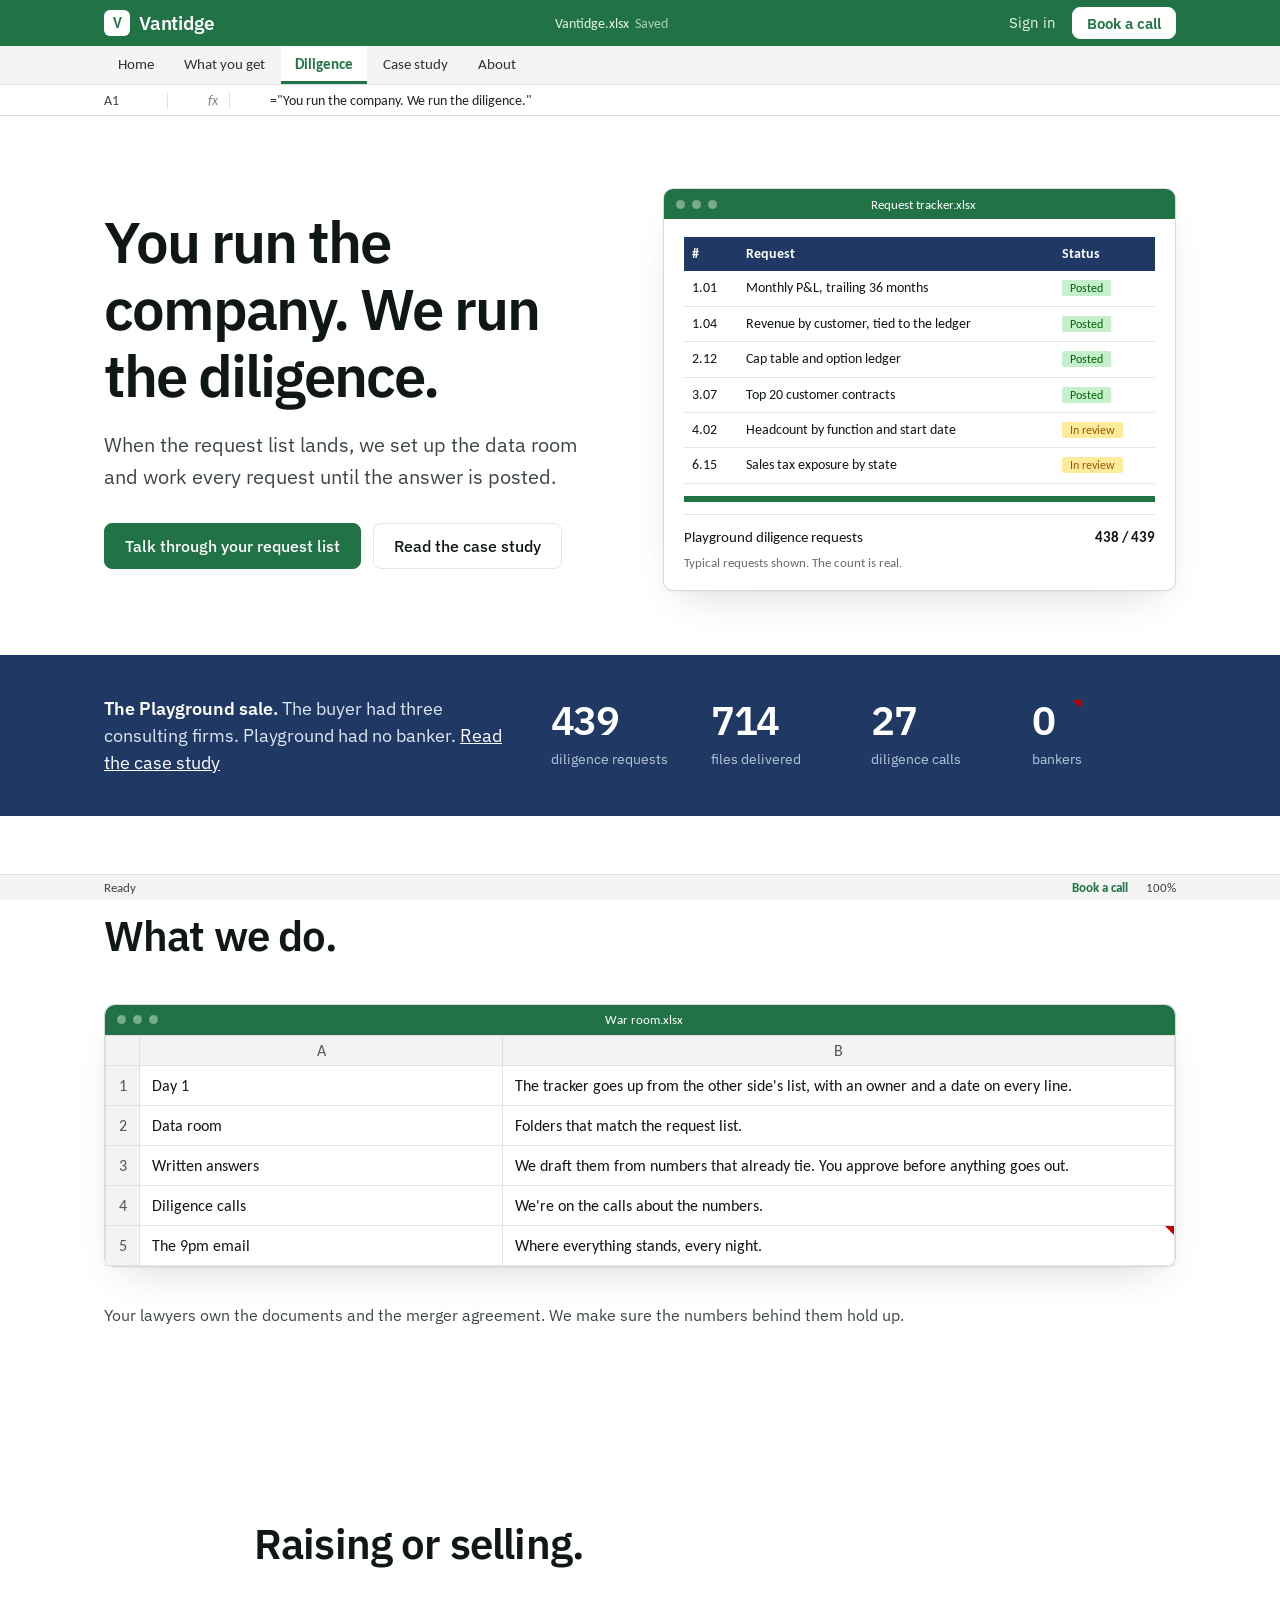
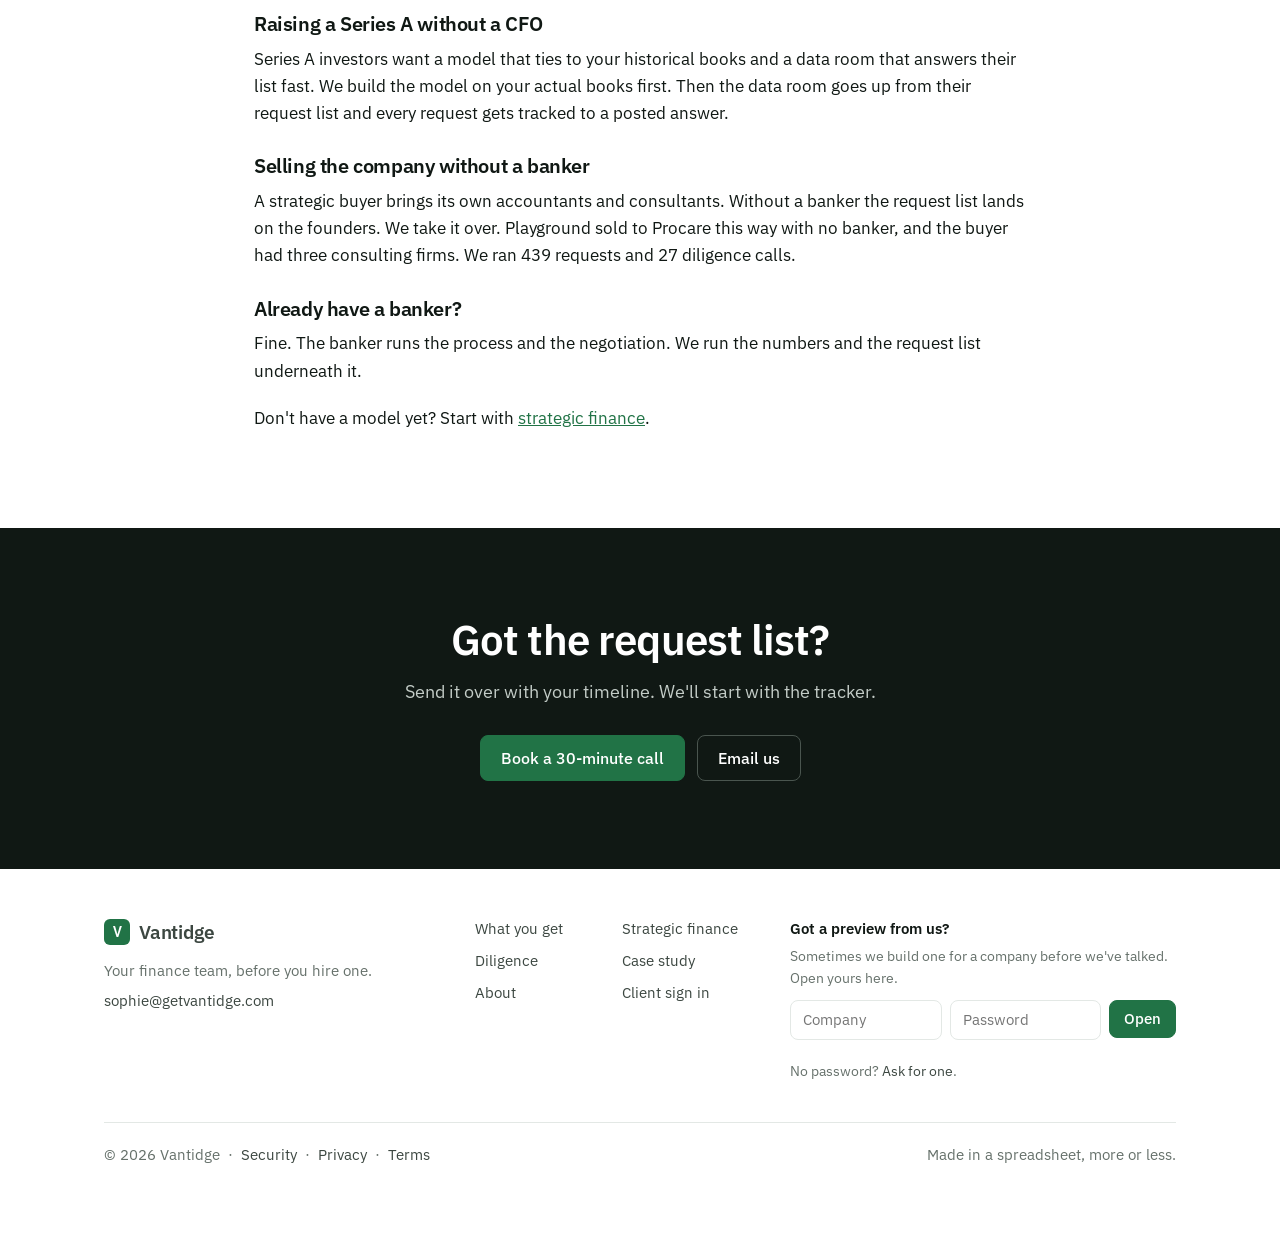
<file: diligence/index.html>
<!DOCTYPE html>
<html lang="en">
<head>
  <meta charset="UTF-8">
  <meta name="viewport" content="width=device-width, initial-scale=1.0">
  <title>Due diligence for a startup raise or sale | Vantidge</title>
  <meta name="description" content="When the request list lands, we set up the data room, track every request to a posted answer and keep the numbers tied.">
  <meta property="og:title" content="Vantidge diligence">
  <meta property="og:description" content="You run the company. We run the diligence.">
  <meta property="og:url" content="https://getvantidge.com/diligence/">
  <meta property="og:type" content="website">
  <meta property="og:site_name" content="Vantidge">
  <meta property="og:image" content="https://getvantidge.com/og-3.png">
  <meta property="og:image:width" content="1200">
  <meta property="og:image:height" content="630">
  <meta property="og:image:alt" content="Vantidge. Your finance team, before you hire one.">
  <meta name="twitter:card" content="summary_large_image">
  <meta name="twitter:image" content="https://getvantidge.com/og-3.png">
  <link rel="canonical" href="https://getvantidge.com/diligence/">
  <link rel="icon" href="data:image/svg+xml,<svg xmlns='http://www.w3.org/2000/svg' viewBox='0 0 32 32'>
  <link rel="preconnect" href="https://fonts.googleapis.com">
  <link rel="preconnect" href="https://fonts.gstatic.com" crossorigin>
  <link href="https://fonts.googleapis.com/css2?family=Carlito:wght@400;700&family=IBM+Plex+Sans:wght@400;500;600&display=swap" rel="stylesheet">
  <link rel="stylesheet" href="/site.css?v=4">
  <script type="application/ld+json">
{
 "@context": "https://schema.org",
 "@graph": [
  {
   "@type": [
    "Organization",
    "ProfessionalService"
   ],
   "@id": "https://getvantidge.com/#org",
   "name": "Vantidge",
   "alternateName": [
    "Vantidge strategic finance",
    "getvantidge.com"
   ],
   "legalName": "Phinke LLC",
   "url": "https://getvantidge.com/",
   "logo": "https://getvantidge.com/og-3.png",
   "image": "https://getvantidge.com/og-3.png",
   "email": "sophie@getvantidge.com",
   "description": "Vantidge is a New York strategic finance firm for startups without a CFO. It builds the operating model on a company's real books, keeps it current every month, and runs financial due diligence for fundraises and company sales.",
   "slogan": "Your finance team, before you hire one.",
   "address": {
    "@type": "PostalAddress",
    "addressLocality": "New York",
    "addressRegion": "NY",
    "addressCountry": "US"
   },
   "areaServed": "United States",
   "founder": {
    "@id": "https://getvantidge.com/about/#sophie"
   },
   "knowsAbout": [
    "strategic finance",
    "financial modeling",
    "operating models",
    "startup fundraising",
    "financial due diligence",
    "sell-side diligence",
    "fractional CFO services",
    "board reporting"
   ],
   "disambiguatingDescription": "Not Vantidge.ai, Vantage, or VantageScore. Vantidge at getvantidge.com is a strategic finance service for startups."
  },
  {
   "@type": "Service",
   "name": "Financial due diligence support",
   "description": "For a Series A or later raise, or a sale of the company: data room set up from the request list, every request tracked to a posted answer, written answers drafted from numbers that tie, and Vantidge on the diligence calls. Works with or without a banker.",
   "provider": {
    "@id": "https://getvantidge.com/#org"
   },
   "areaServed": "United States",
   "audience": {
    "@type": "BusinessAudience",
    "audienceType": "Seed and Series A startups without a CFO"
   },
   "url": "https://getvantidge.com/diligence/"
  }
 ]
}
  </script>
</head>
<body>
<a class="skip" href="#main">Skip to content</a>
<header class="hdr" id="hdr">
  <div class="ttl"><div class="wrap">
    <a class="logo" href="/"><i>V</i>Vantidge</a>
    <span class="fname">Vantidge.xlsx<em>Saved</em></span>
    <div class="right">
      <a class="sign" href="https://app.getvantidge.com">Sign in</a>
      <a class="btn sm book" href="https://calendly.com/sophie-getvantidge/30min">Book a call</a>
    </div>
  </div></div>
  <nav class="ribbon" aria-label="Main"><div class="wrap">
    <a href="/">Home</a>
    <a href="/#included">What you get</a>
    <a class="on" href="/diligence/" aria-current="page">Diligence</a>
    <a href="/case-study/">Case study</a>
    <a href="/about/">About</a>
  </div></nav>
  <div class="fxrow"><div class="wrap"><span class="nb" id="ref">A1</span><span class="fl">fx</span><span class="fv" id="fx"></span></div></div>
</header>

<main id="main">

  <section class="hero">
    <div class="wrap">
      <div>
        <h1>You run the company. We run the diligence.</h1>
        <p class="sub">When the request list lands, we set up the data room and work every request until the answer is posted.</p>
        <div class="ctas">
          <a class="btn go" href="https://calendly.com/sophie-getvantidge/30min">Talk through your request list</a>
          <a class="btn" href="/case-study/">Read the case study</a>
        </div>
      </div>

      <div class="wb" id="trk">
        <div class="tb"><i></i><i></i><i></i><span>Request tracker.xlsx</span></div>
        <div class="bd">
          <table class="trk">
            <thead><tr><th>#</th><th>Request</th><th>Status</th></tr></thead>
            <tbody>
              <tr><td>1.01</td><td>Monthly P&amp;L, trailing 36 months</td><td><span class="pill">Open</span></td></tr>
              <tr><td>1.04</td><td>Revenue by customer, tied to the ledger</td><td><span class="pill">Open</span></td></tr>
              <tr><td>2.12</td><td>Cap table and option ledger</td><td><span class="pill">Open</span></td></tr>
              <tr><td>3.07</td><td>Top 20 customer contracts</td><td><span class="pill">Open</span></td></tr>
              <tr><td>4.02</td><td>Headcount by function and start date</td><td><span class="pill">Open</span></td></tr>
              <tr><td>6.15</td><td>Sales tax exposure by state</td><td><span class="pill">Open</span></td></tr>
            </tbody>
          </table>
          <div class="prog"><i id="progBar"></i></div>
          <div class="readout"><span>Playground diligence requests</span><span class="v"><span id="ansN">0</span> / 439</span></div>
          <div class="cs" style="margin-top:4px">Typical requests shown. The count is real.</div>
        </div>
      </div>
    </div>
  </section>

  <div class="proof">
    <div class="wrap">
      <p><b>The Playground sale.</b> The buyer had three consulting firms. Playground had no banker. <a href="/case-study/">Read the case study</a></p>
      <div class="stats">
        <div class="stat"><div class="n">439</div><div class="l">diligence requests</div></div>
        <div class="stat"><div class="n">714</div><div class="l">files delivered</div></div>
        <div class="stat"><div class="n">27</div><div class="l">diligence calls</div></div>
        <div class="stat has-note" tabindex="0"><div class="n">0</div><div class="l">bankers</div><div class="note"><b>Note:</b>Not a blank cell. Zero bankers.</div></div>
      </div>
    </div>
  </div>

  <section>
    <div class="wrap">
      <div class="sec-h"><h2>What we do.</h2></div>
      <div class="wb bigwb">
        <div class="tb"><i></i><i></i><i></i><span>War room.xlsx</span></div>
        <div class="bd">
          <table class="grid">
            <colgroup><col style="width:34px"><col class="c1"><col></colgroup>
            <thead><tr><th class="rn"></th><th>A</th><th>B</th></tr></thead>
            <tbody>
              <tr><th class="rn">1</th><td>Day 1</td><td>The tracker goes up from the other side's list, with an owner and a date on every line.</td></tr>
              <tr><th class="rn">2</th><td>Data room</td><td>Folders that match the request list.</td></tr>
              <tr><th class="rn">3</th><td>Written answers</td><td>We draft them from numbers that already tie. You approve before anything goes out.</td></tr>
              <tr><th class="rn">4</th><td>Diligence calls</td><td>We're on the calls about the numbers.</td></tr>
              <tr><th class="rn">5</th><td>The 9pm email</td><td class="has-note" tabindex="0">Where everything stands, every night.<div class="note"><b>Note:</b>Gossip column optional.</div></td></tr>
            </tbody>
          </table>
        </div>
      </div>
      <p class="howlink">Your lawyers own the documents and the merger agreement. We make sure the numbers behind them hold up.</p>
    </div>
  </section>

  <section>
    <div class="wrap" style="max-width:820px">
      <div class="sec-h"><h2>Raising or selling.</h2></div>
      <h3 style="margin-top:20px">Raising a Series A without a CFO</h3>
      <p style="margin-top:10px">Series A investors want a model that ties to your historical books and a data room that answers their list fast. We build the model on your actual books first. Then the data room goes up from their request list and every request gets tracked to a posted answer.</p>
      <h3 style="margin-top:28px">Selling the company without a banker</h3>
      <p style="margin-top:10px">A strategic buyer brings its own accountants and consultants. Without a banker the request list lands on the founders. We take it over. Playground sold to Procare this way with no banker, and the buyer had three consulting firms. We ran 439 requests and 27 diligence calls.</p>
      <h3 style="margin-top:28px">Already have a banker?</h3>
      <p style="margin-top:10px">Fine. The banker runs the process and the negotiation. We run the numbers and the request list underneath it.</p>
      <p style="margin-top:20px">Don't have a model yet? Start with <a href="/strategic-finance/">strategic finance</a>.</p>
    </div>
  </section>

  <section class="cta">
    <div class="wrap">
      <h2>Got the request list?</h2>
      <p>Send it over with your timeline. We'll start with the tracker.</p>
      <div class="ctas">
        <a class="btn go" href="https://calendly.com/sophie-getvantidge/30min">Book a 30-minute call</a>
        <a class="btn" href="mailto:sophie@getvantidge.com">Email us</a>
      </div>
    </div>
  </section>
</main>

<footer class="ftr">
  <div class="wrap">
    <div>
      <a class="logo" href="/"><i>V</i>Vantidge</a>
      <p style="margin-top:12px">Your finance team, before you hire one.</p>
      <p style="margin-top:6px"><a href="mailto:sophie@getvantidge.com">sophie@getvantidge.com</a></p>
    </div>
    <div class="links">
      <a href="/#included">What you get</a><a href="/strategic-finance/">Strategic finance</a><a href="/diligence/">Diligence</a>
      <a href="/case-study/">Case study</a><a href="/about/">About</a>
      <a href="https://app.getvantidge.com">Client sign in</a>
    </div>
    <div class="door" id="door">
      <h4>Got a preview from us?</h4>
      <p class="small">Sometimes we build one for a company before we've talked. Open yours here.</p>
      <form id="f" autocomplete="off">
        <input id="co" name="co" placeholder="Company" aria-label="Company" required>
        <input id="pw" name="pw" type="password" placeholder="Password" aria-label="Password" required>
        <button class="btn go sm" type="submit" id="go">Open</button>
        <p id="msg" role="status"></p>
      </form>
      <p class="small" style="margin-top:6px">No password? <a id="ask" href="mailto:sophie@getvantidge.com">Ask for one</a>.</p>
    </div>
    <div class="bottom"><span>&copy; 2026 Vantidge &nbsp;&middot;&nbsp; <a href="/security/">Security</a> &nbsp;&middot;&nbsp; <a href="/privacy/">Privacy</a> &nbsp;&middot;&nbsp; <a href="/terms/">Terms</a></span><span>Made in a spreadsheet, more or less.</span></div>
  </div>
</footer>

<div class="sbar"><div class="wrap"><span id="stat">Ready</span><span class="r"><span id="agg"></span><a href="https://calendly.com/sophie-getvantidge/30min">Book a call</a><span>100%</span></span></div></div>

<script src="/see-your-company/specs.js?v=12"></script>
<script src="/door.js?v=12"></script>
<script src="/site.js?v=3"></script>
</body>
</html>
</file>
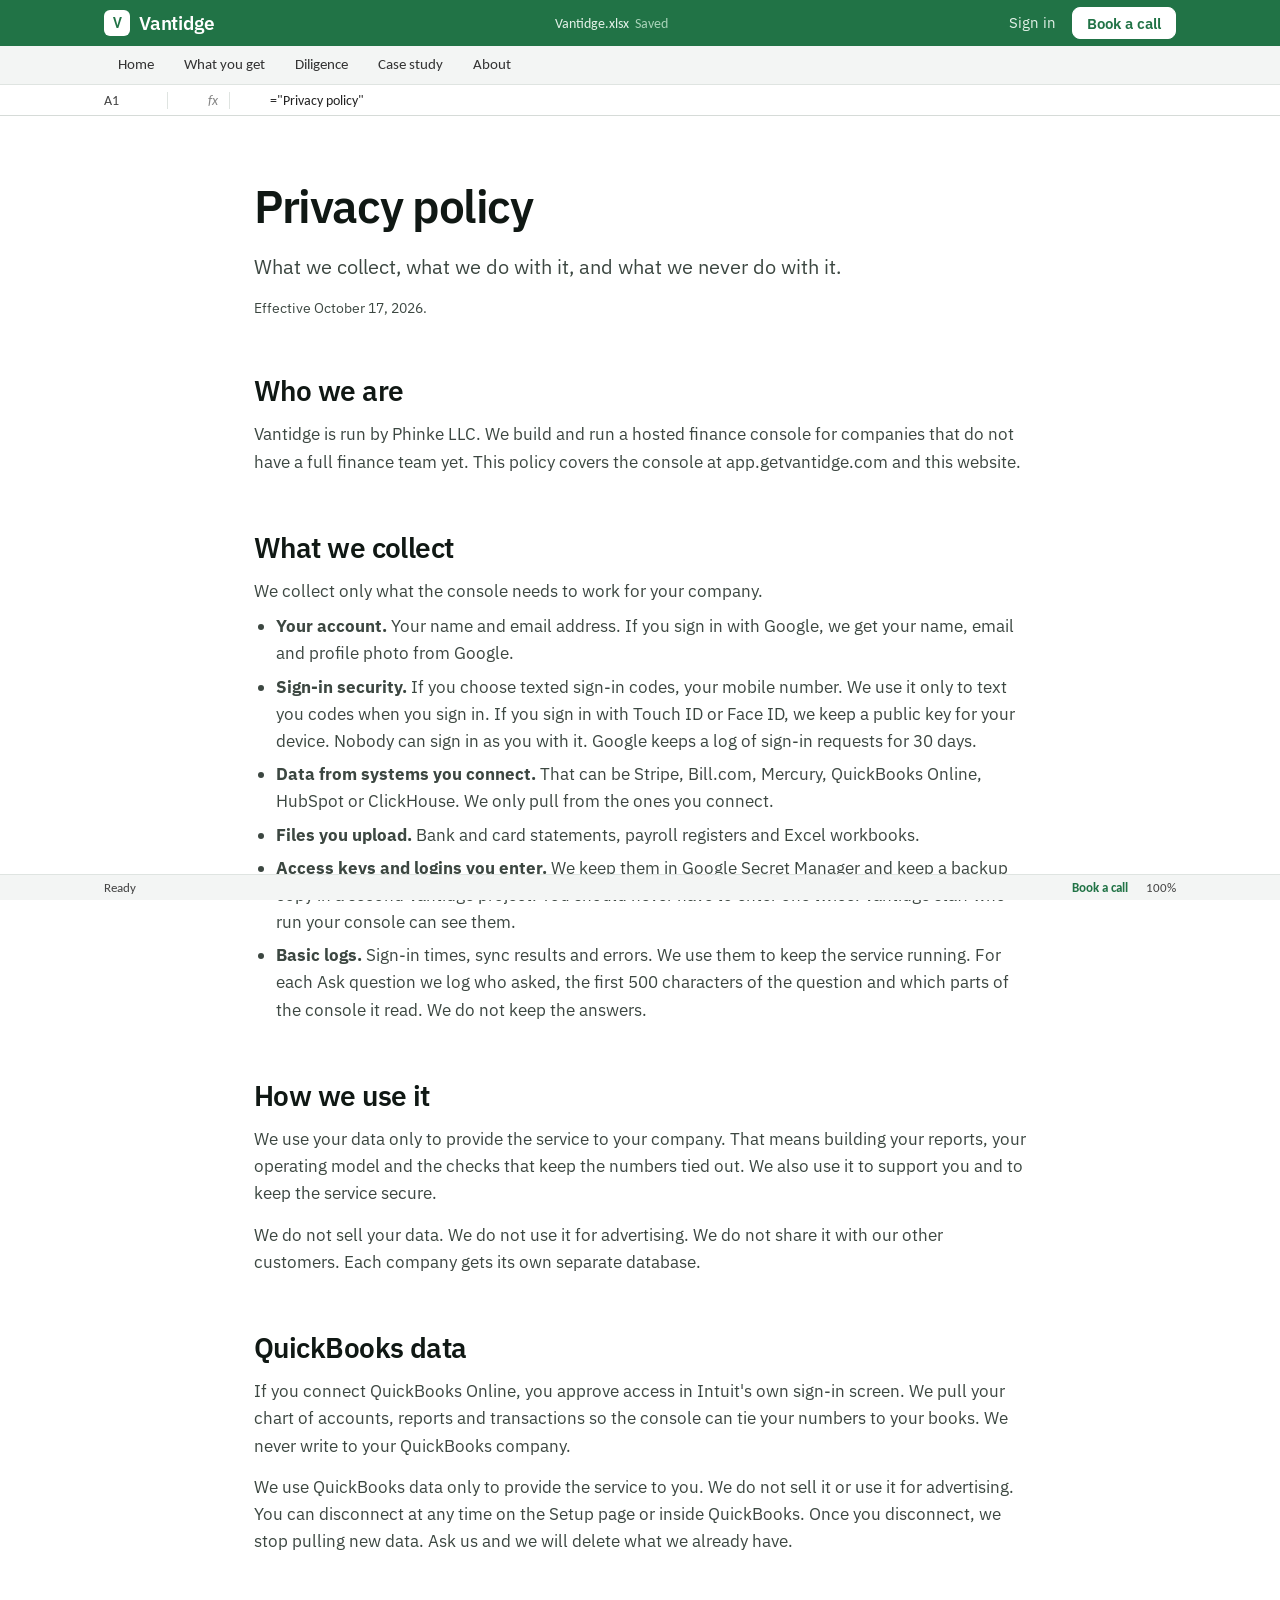
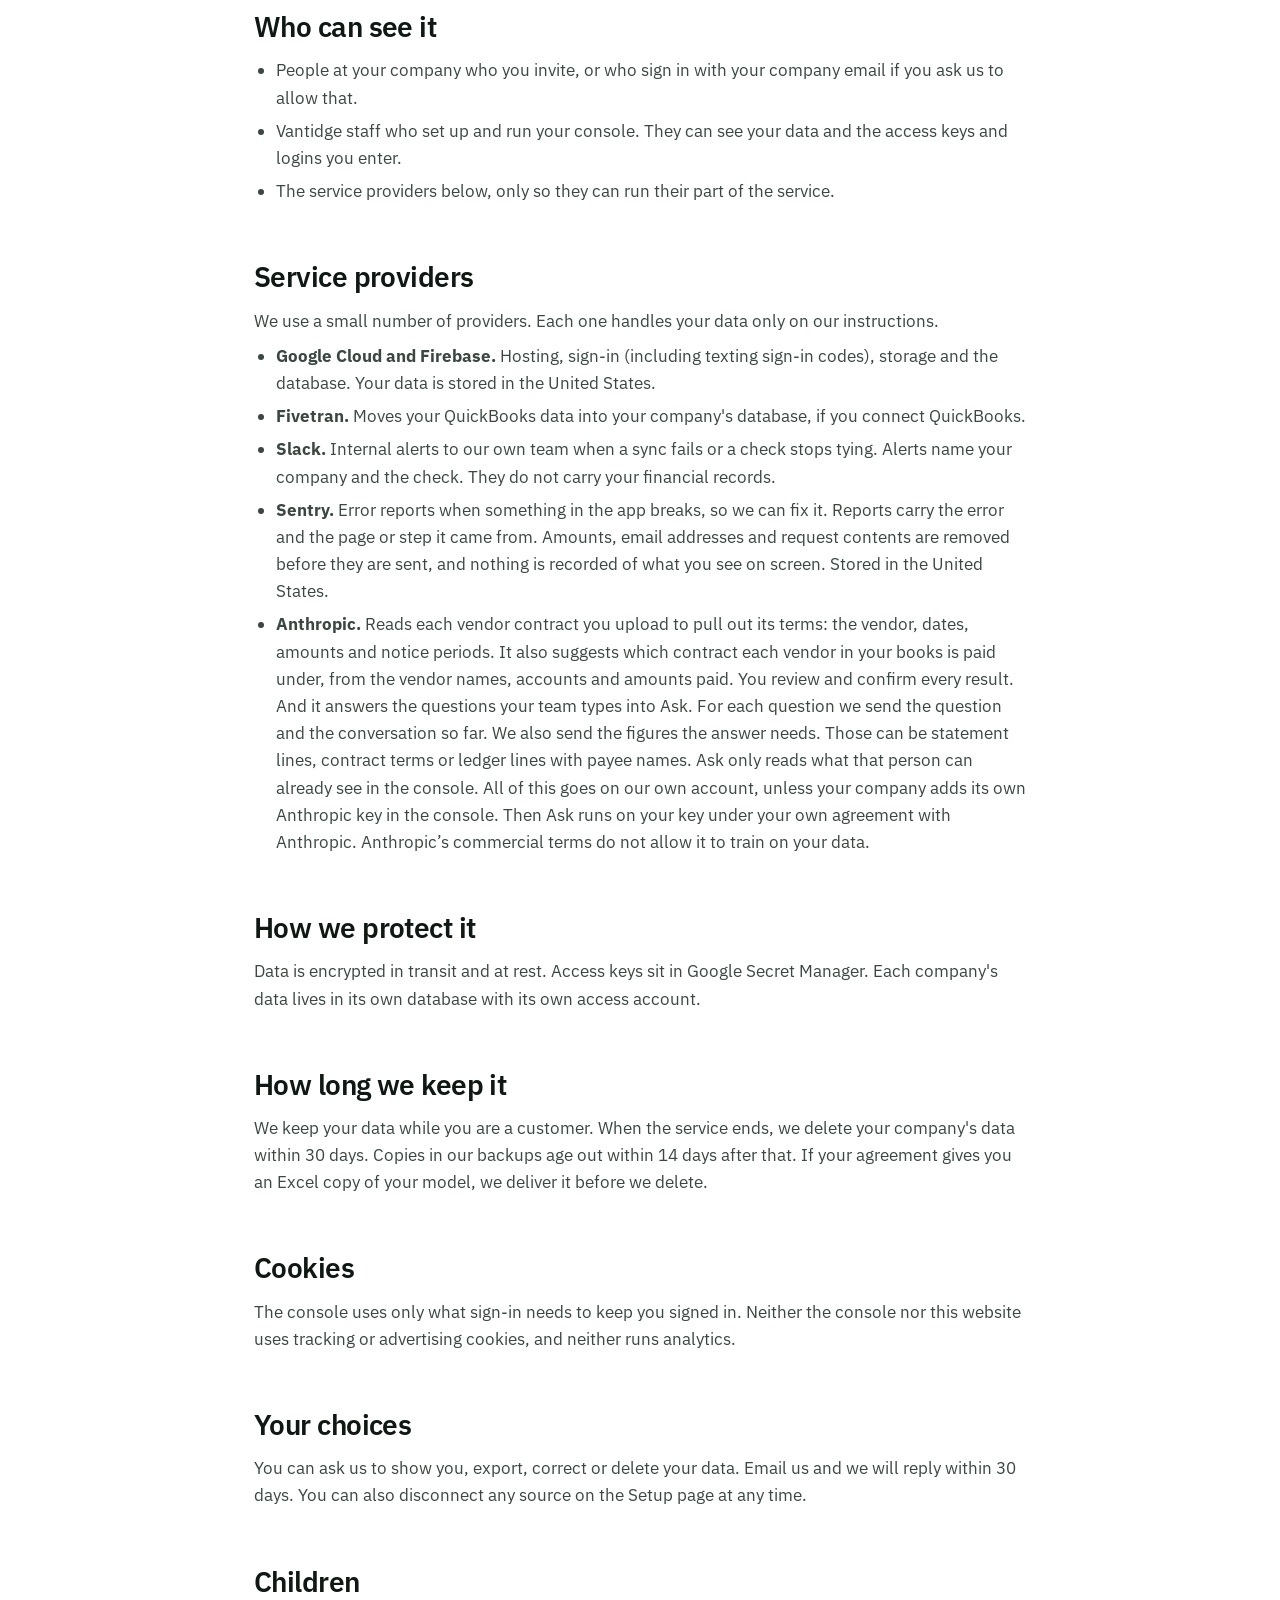
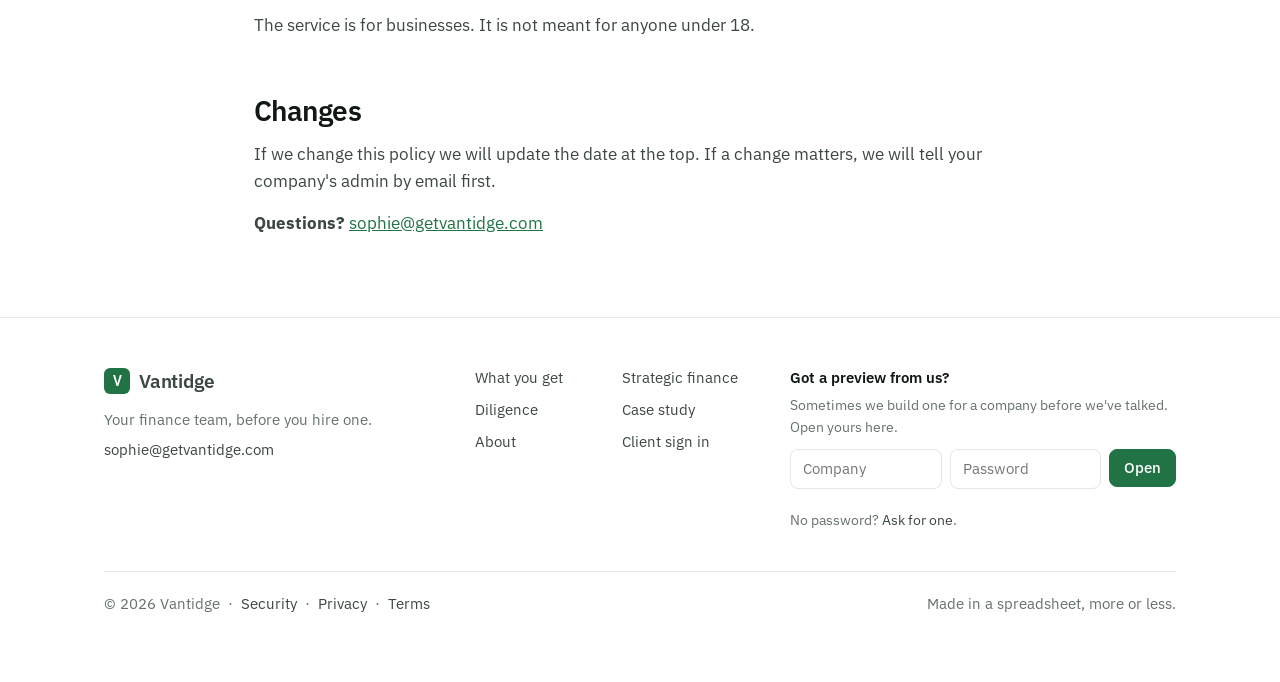
<file: privacy/index.html>
<!DOCTYPE html>
<html lang="en">
<head>
  <meta charset="UTF-8">
  <meta name="viewport" content="width=device-width, initial-scale=1.0">
  <title>Privacy policy | Vantidge</title>
  <meta name="description" content="How Vantidge collects, uses and protects your company&#x27;s data, including QuickBooks data.">
  <meta property="og:title" content="Privacy policy | Vantidge">
  <meta property="og:description" content="How Vantidge collects, uses and protects your company&#x27;s data, including QuickBooks data.">
  <meta property="og:url" content="https://getvantidge.com/privacy/">
  <meta property="og:type" content="website">
  <meta property="og:site_name" content="Vantidge">
  <meta property="og:image" content="https://getvantidge.com/og-3.png">
  <meta property="og:image:width" content="1200">
  <meta property="og:image:height" content="630">
  <meta property="og:image:alt" content="Vantidge. Your finance team, before you hire one.">
  <meta name="twitter:card" content="summary_large_image">
  <meta name="twitter:image" content="https://getvantidge.com/og-3.png">
  <link rel="canonical" href="https://getvantidge.com/privacy/">
  <link rel="icon" href="data:image/svg+xml,<svg xmlns='http://www.w3.org/2000/svg' viewBox='0 0 32 32'>
  <link rel="preconnect" href="https://fonts.googleapis.com">
  <link rel="preconnect" href="https://fonts.gstatic.com" crossorigin>
  <link href="https://fonts.googleapis.com/css2?family=Carlito:wght@400;700&family=IBM+Plex+Sans:wght@400;500;600&display=swap" rel="stylesheet">
  <link rel="stylesheet" href="/site.css?v=4">
  <script type="application/ld+json">
{
 "@context": "https://schema.org",
 "@graph": [
  {
   "@type": [
    "Organization",
    "ProfessionalService"
   ],
   "@id": "https://getvantidge.com/#org",
   "name": "Vantidge",
   "alternateName": [
    "Vantidge strategic finance",
    "getvantidge.com"
   ],
   "legalName": "Phinke LLC",
   "url": "https://getvantidge.com/",
   "logo": "https://getvantidge.com/og-3.png",
   "image": "https://getvantidge.com/og-3.png",
   "email": "sophie@getvantidge.com",
   "description": "Vantidge is a New York strategic finance firm for startups without a CFO. It builds the operating model on a company's real books, keeps it current every month, and runs financial due diligence for fundraises and company sales.",
   "slogan": "Your finance team, before you hire one.",
   "address": {
    "@type": "PostalAddress",
    "addressLocality": "New York",
    "addressRegion": "NY",
    "addressCountry": "US"
   },
   "areaServed": "United States",
   "founder": {
    "@id": "https://getvantidge.com/about/#sophie"
   },
   "knowsAbout": [
    "strategic finance",
    "financial modeling",
    "operating models",
    "startup fundraising",
    "financial due diligence",
    "sell-side diligence",
    "fractional CFO services",
    "board reporting"
   ],
   "disambiguatingDescription": "Not Vantidge.ai, Vantage, or VantageScore. Vantidge at getvantidge.com is a strategic finance service for startups."
  }
 ]
}
  </script>
</head>
<body>
<a class="skip" href="#main">Skip to content</a>
<header class="hdr" id="hdr">
  <div class="ttl"><div class="wrap">
    <a class="logo" href="/"><i>V</i>Vantidge</a>
    <span class="fname">Vantidge.xlsx<em>Saved</em></span>
    <div class="right">
      <a class="sign" href="https://app.getvantidge.com">Sign in</a>
      <a class="btn sm book" href="https://calendly.com/sophie-getvantidge/30min">Book a call</a>
    </div>
  </div></div>
  <nav class="ribbon" aria-label="Main"><div class="wrap">
    <a href="/">Home</a>
    <a href="/#included">What you get</a>
    <a href="/diligence/">Diligence</a>
    <a href="/case-study/">Case study</a>
    <a href="/about/">About</a>
  </div></nav>
  <div class="fxrow"><div class="wrap"><span class="nb" id="ref">A1</span><span class="fl">fx</span><span class="fv" id="fx"></span></div></div>
</header>

<main id="main" class="page legal">
    <div class="wrap">
      <h1>Privacy policy</h1><p class="lede">What we collect, what we do with it, and what we never do with it.</p><p class="mut small">Effective October 17, 2026.</p>
      <h2>Who we are</h2>
      <p>Vantidge is run by Phinke LLC. We build and run a hosted finance console for companies that do not have a full finance team yet. This policy covers the console at app.getvantidge.com and this website.</p>
      <h2>What we collect</h2>
      <p>We collect only what the console needs to work for your company.</p><ul><li><b>Your account.</b> Your name and email address. If you sign in with Google, we get your name, email and profile photo from Google.</li><li><b>Sign-in security.</b> If you choose texted sign-in codes, your mobile number. We use it only to text you codes when you sign in. If you sign in with Touch ID or Face ID, we keep a public key for your device. Nobody can sign in as you with it. Google keeps a log of sign-in requests for 30 days.</li><li><b>Data from systems you connect.</b> That can be Stripe, Bill.com, Mercury, QuickBooks Online, HubSpot or ClickHouse. We only pull from the ones you connect.</li><li><b>Files you upload.</b> Bank and card statements, payroll registers and Excel workbooks.</li><li><b>Access keys and logins you enter.</b> We keep them in Google Secret Manager and keep a backup copy in a second Vantidge project. You should never have to enter one twice. Vantidge staff who run your console can see them.</li><li><b>Basic logs.</b> Sign-in times, sync results and errors. We use them to keep the service running. For each Ask question we log who asked, the first 500 characters of the question and which parts of the console it read. We do not keep the answers.</li></ul>
      <h2>How we use it</h2>
      <p>We use your data only to provide the service to your company. That means building your reports, your operating model and the checks that keep the numbers tied out. We also use it to support you and to keep the service secure.</p><p>We do not sell your data. We do not use it for advertising. We do not share it with our other customers. Each company gets its own separate database.</p>
      <h2>QuickBooks data</h2>
      <p>If you connect QuickBooks Online, you approve access in Intuit's own sign-in screen. We pull your chart of accounts, reports and transactions so the console can tie your numbers to your books. We never write to your QuickBooks company.</p><p>We use QuickBooks data only to provide the service to you. We do not sell it or use it for advertising. You can disconnect at any time on the Setup page or inside QuickBooks. Once you disconnect, we stop pulling new data. Ask us and we will delete what we already have.</p>
      <h2>Who can see it</h2>
      <ul><li>People at your company who you invite, or who sign in with your company email if you ask us to allow that.</li><li>Vantidge staff who set up and run your console. They can see your data and the access keys and logins you enter.</li><li>The service providers below, only so they can run their part of the service.</li></ul>
      <h2>Service providers</h2>
      <p>We use a small number of providers. Each one handles your data only on our instructions.</p><ul><li><b>Google Cloud and Firebase.</b> Hosting, sign-in (including texting sign-in codes), storage and the database. Your data is stored in the United States.</li><li><b>Fivetran.</b> Moves your QuickBooks data into your company's database, if you connect QuickBooks.</li><li><b>Slack.</b> Internal alerts to our own team when a sync fails or a check stops tying. Alerts name your company and the check. They do not carry your financial records.</li><li><b>Sentry.</b> Error reports when something in the app breaks, so we can fix it. Reports carry the error and the page or step it came from. Amounts, email addresses and request contents are removed before they are sent, and nothing is recorded of what you see on screen. Stored in the United States.</li><li><b>Anthropic.</b> Reads each vendor contract you upload to pull out its terms: the vendor, dates, amounts and notice periods. It also suggests which contract each vendor in your books is paid under, from the vendor names, accounts and amounts paid. You review and confirm every result. And it answers the questions your team types into Ask. For each question we send the question and the conversation so far. We also send the figures the answer needs. Those can be statement lines, contract terms or ledger lines with payee names. Ask only reads what that person can already see in the console. All of this goes on our own account, unless your company adds its own Anthropic key in the console. Then Ask runs on your key under your own agreement with Anthropic. Anthropic’s commercial terms do not allow it to train on your data.</li></ul>
      <h2>How we protect it</h2>
      <p>Data is encrypted in transit and at rest. Access keys sit in Google Secret Manager. Each company's data lives in its own database with its own access account.</p>
      <h2>How long we keep it</h2>
      <p>We keep your data while you are a customer. When the service ends, we delete your company's data within 30 days. Copies in our backups age out within 14 days after that. If your agreement gives you an Excel copy of your model, we deliver it before we delete.</p>
      <h2>Cookies</h2>
      <p>The console uses only what sign-in needs to keep you signed in. Neither the console nor this website uses tracking or advertising cookies, and neither runs analytics.</p>
      <h2>Your choices</h2>
      <p>You can ask us to show you, export, correct or delete your data. Email us and we will reply within 30 days. You can also disconnect any source on the Setup page at any time.</p>
      <h2>Children</h2>
      <p>The service is for businesses. It is not meant for anyone under 18.</p>
      <h2>Changes</h2>
      <p>If we change this policy we will update the date at the top. If a change matters, we will tell your company's admin by email first.</p>
      <p><b>Questions?</b> <a href="mailto:sophie@getvantidge.com">sophie@getvantidge.com</a></p>
    </div>
  </main>

<footer class="ftr">
  <div class="wrap">
    <div>
      <a class="logo" href="/"><i>V</i>Vantidge</a>
      <p style="margin-top:12px">Your finance team, before you hire one.</p>
      <p style="margin-top:6px"><a href="mailto:sophie@getvantidge.com">sophie@getvantidge.com</a></p>
    </div>
    <div class="links">
      <a href="/#included">What you get</a><a href="/strategic-finance/">Strategic finance</a><a href="/diligence/">Diligence</a>
      <a href="/case-study/">Case study</a><a href="/about/">About</a>
      <a href="https://app.getvantidge.com">Client sign in</a>
    </div>
    <div class="door" id="door">
      <h4>Got a preview from us?</h4>
      <p class="small">Sometimes we build one for a company before we've talked. Open yours here.</p>
      <form id="f" autocomplete="off">
        <input id="co" name="co" placeholder="Company" aria-label="Company" required>
        <input id="pw" name="pw" type="password" placeholder="Password" aria-label="Password" required>
        <button class="btn go sm" type="submit" id="go">Open</button>
        <p id="msg" role="status"></p>
      </form>
      <p class="small" style="margin-top:6px">No password? <a id="ask" href="mailto:sophie@getvantidge.com">Ask for one</a>.</p>
    </div>
    <div class="bottom"><span>&copy; 2026 Vantidge &nbsp;&middot;&nbsp; <a href="/security/">Security</a> &nbsp;&middot;&nbsp; <a href="/privacy/">Privacy</a> &nbsp;&middot;&nbsp; <a href="/terms/">Terms</a></span><span>Made in a spreadsheet, more or less.</span></div>
  </div>
</footer>

<div class="sbar"><div class="wrap"><span id="stat">Ready</span><span class="r"><span id="agg"></span><a href="https://calendly.com/sophie-getvantidge/30min">Book a call</a><span>100%</span></span></div></div>

<script src="/see-your-company/specs.js?v=12"></script>
<script src="/door.js?v=12"></script>
<script src="/site.js?v=3"></script>
</body>
</html>
</file>
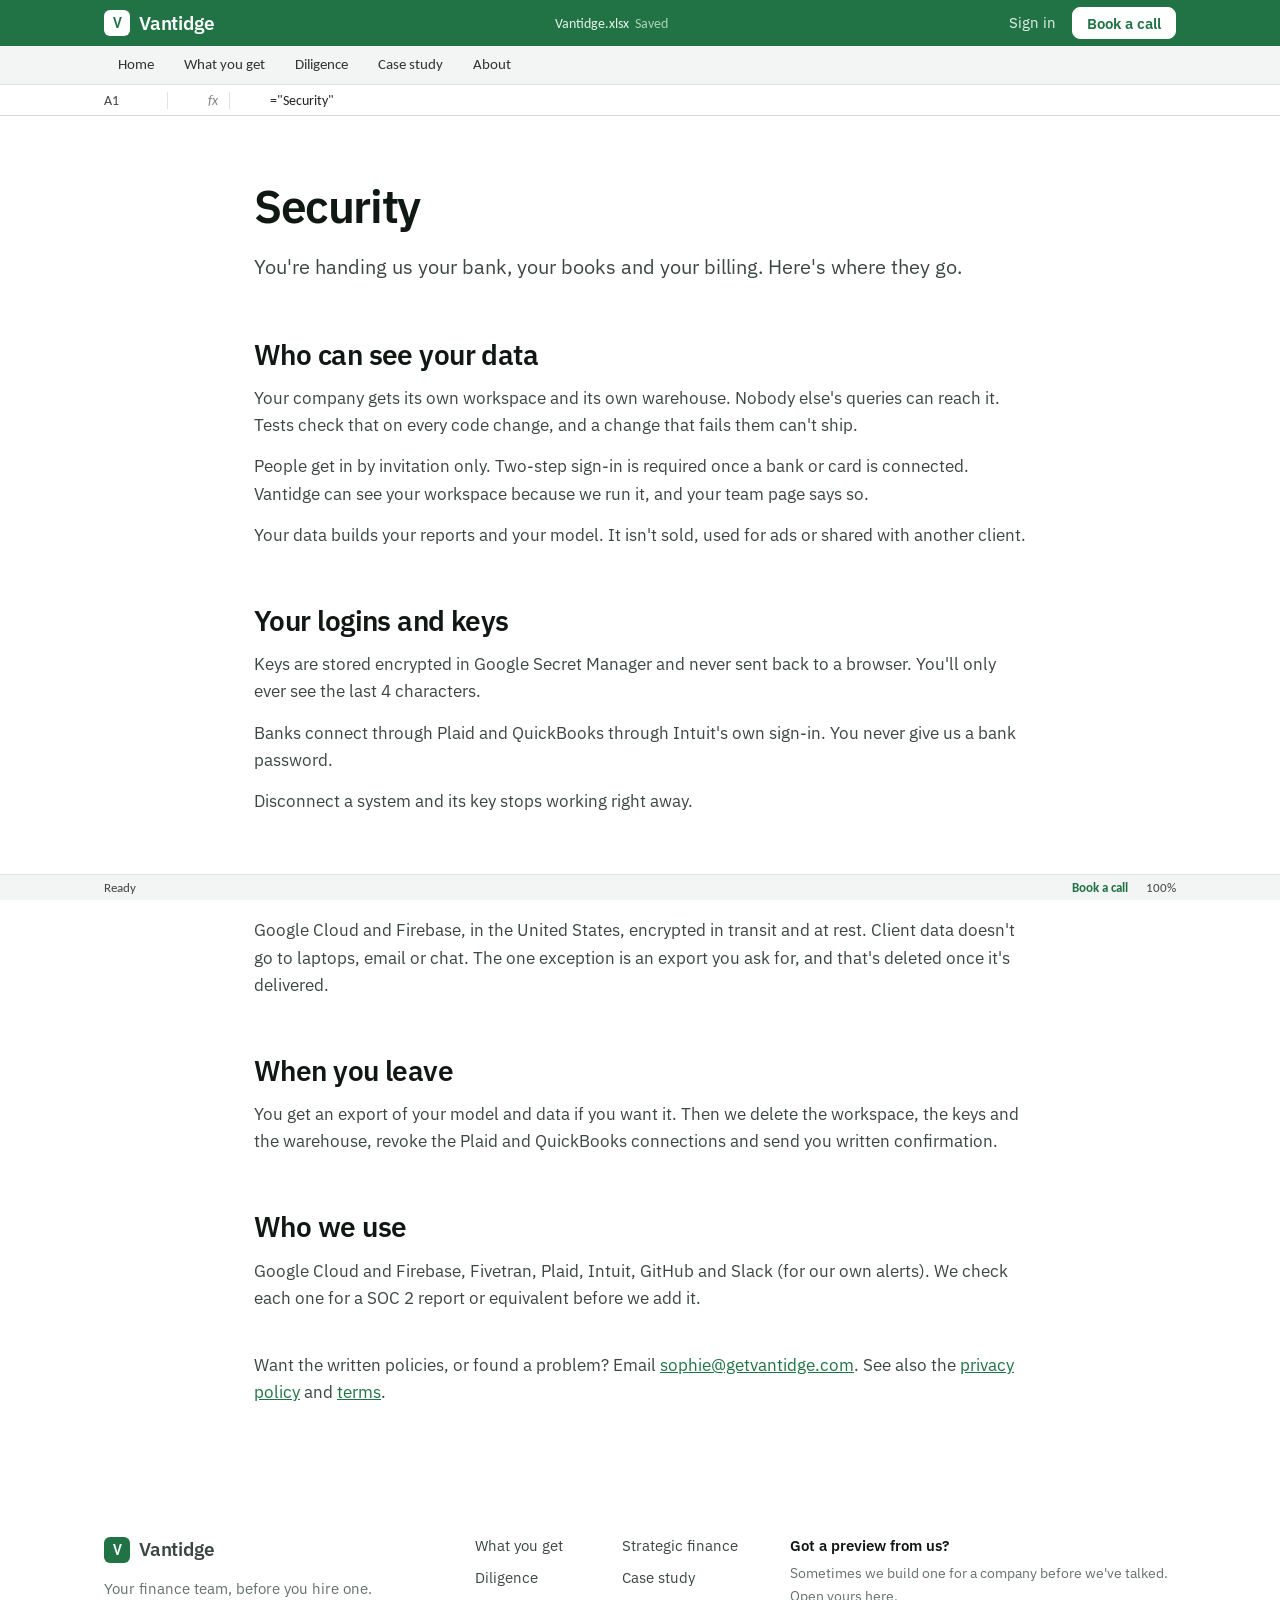
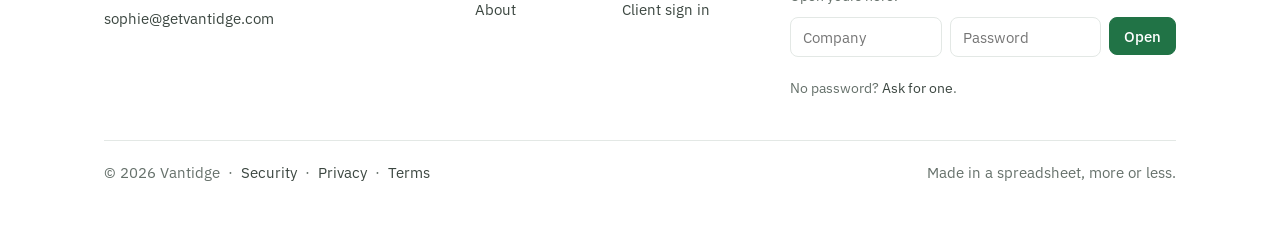
<file: security/index.html>
<!DOCTYPE html>
<html lang="en">
<head>
  <meta charset="UTF-8">
  <meta name="viewport" content="width=device-width, initial-scale=1.0">
  <title>Security at Vantidge</title>
  <meta name="description" content="Where your data goes when you work with Vantidge.">
  <meta property="og:title" content="Security | Vantidge">
  <meta property="og:description" content="Where your data goes when you work with Vantidge.">
  <meta property="og:url" content="https://getvantidge.com/security/">
  <meta property="og:type" content="website">
  <meta property="og:site_name" content="Vantidge">
  <meta property="og:image" content="https://getvantidge.com/og-3.png">
  <meta property="og:image:width" content="1200">
  <meta property="og:image:height" content="630">
  <meta property="og:image:alt" content="Vantidge. Your finance team, before you hire one.">
  <meta name="twitter:card" content="summary_large_image">
  <meta name="twitter:image" content="https://getvantidge.com/og-3.png">
  <link rel="canonical" href="https://getvantidge.com/security/">
  <link rel="icon" href="data:image/svg+xml,<svg xmlns='http://www.w3.org/2000/svg' viewBox='0 0 32 32'>
  <link rel="preconnect" href="https://fonts.googleapis.com">
  <link rel="preconnect" href="https://fonts.gstatic.com" crossorigin>
  <link href="https://fonts.googleapis.com/css2?family=Carlito:wght@400;700&family=IBM+Plex+Sans:wght@400;500;600&display=swap" rel="stylesheet">
  <link rel="stylesheet" href="/site.css?v=4">
  <script type="application/ld+json">
{
 "@context": "https://schema.org",
 "@graph": [
  {
   "@type": [
    "Organization",
    "ProfessionalService"
   ],
   "@id": "https://getvantidge.com/#org",
   "name": "Vantidge",
   "alternateName": [
    "Vantidge strategic finance",
    "getvantidge.com"
   ],
   "legalName": "Phinke LLC",
   "url": "https://getvantidge.com/",
   "logo": "https://getvantidge.com/og-3.png",
   "image": "https://getvantidge.com/og-3.png",
   "email": "sophie@getvantidge.com",
   "description": "Vantidge is a New York strategic finance firm for startups without a CFO. It builds the operating model on a company's real books, keeps it current every month, and runs financial due diligence for fundraises and company sales.",
   "slogan": "Your finance team, before you hire one.",
   "address": {
    "@type": "PostalAddress",
    "addressLocality": "New York",
    "addressRegion": "NY",
    "addressCountry": "US"
   },
   "areaServed": "United States",
   "founder": {
    "@id": "https://getvantidge.com/about/#sophie"
   },
   "knowsAbout": [
    "strategic finance",
    "financial modeling",
    "operating models",
    "startup fundraising",
    "financial due diligence",
    "sell-side diligence",
    "fractional CFO services",
    "board reporting"
   ],
   "disambiguatingDescription": "Not Vantidge.ai, Vantage, or VantageScore. Vantidge at getvantidge.com is a strategic finance service for startups."
  }
 ]
}
  </script>
</head>
<body>
<a class="skip" href="#main">Skip to content</a>
<header class="hdr" id="hdr">
  <div class="ttl"><div class="wrap">
    <a class="logo" href="/"><i>V</i>Vantidge</a>
    <span class="fname">Vantidge.xlsx<em>Saved</em></span>
    <div class="right">
      <a class="sign" href="https://app.getvantidge.com">Sign in</a>
      <a class="btn sm book" href="https://calendly.com/sophie-getvantidge/30min">Book a call</a>
    </div>
  </div></div>
  <nav class="ribbon" aria-label="Main"><div class="wrap">
    <a href="/">Home</a>
    <a href="/#included">What you get</a>
    <a href="/diligence/">Diligence</a>
    <a href="/case-study/">Case study</a>
    <a href="/about/">About</a>
  </div></nav>
  <div class="fxrow"><div class="wrap"><span class="nb" id="ref">A1</span><span class="fl">fx</span><span class="fv" id="fx"></span></div></div>
</header>

<main id="main">
  <div class="page">
    <div class="wrap">
      <h1>Security</h1>
      <p class="lede">You're handing us your bank, your books and your billing. Here's where they go.</p>

      <h2>Who can see your data</h2>
      <p>Your company gets its own workspace and its own warehouse. Nobody else's queries can reach it. Tests check that on every code change, and a change that fails them can't ship.</p>
      <p>People get in by invitation only. Two-step sign-in is required once a bank or card is connected. Vantidge can see your workspace because we run it, and your team page says so.</p>
      <p>Your data builds your reports and your model. It isn't sold, used for ads or shared with another client.</p>

      <h2>Your logins and keys</h2>
      <p>Keys are stored encrypted in Google Secret Manager and never sent back to a browser. You'll only ever see the last 4 characters.</p>
      <p>Banks connect through Plaid and QuickBooks through Intuit's own sign-in. You never give us a bank password.</p>
      <p>Disconnect a system and its key stops working right away.</p>

      <h2>Where it lives</h2>
      <p>Google Cloud and Firebase, in the United States, encrypted in transit and at rest. Client data doesn't go to laptops, email or chat. The one exception is an export you ask for, and that's deleted once it's delivered.</p>

      <h2>When you leave</h2>
      <p>You get an export of your model and data if you want it. Then we delete the workspace, the keys and the warehouse, revoke the Plaid and QuickBooks connections and send you written confirmation.</p>

      <h2>Who we use</h2>
      <p>Google Cloud and Firebase, Fivetran, Plaid, Intuit, GitHub and Slack (for our own alerts). We check each one for a SOC 2 report or equivalent before we add it.</p>

      <p style="margin-top:40px">Want the written policies, or found a problem? Email <a href="mailto:sophie@getvantidge.com">sophie@getvantidge.com</a>. See also the <a href="/privacy/">privacy policy</a> and <a href="/terms/">terms</a>.</p>
    </div>
  </div>
</main>

<footer class="ftr">
  <div class="wrap">
    <div>
      <a class="logo" href="/"><i>V</i>Vantidge</a>
      <p style="margin-top:12px">Your finance team, before you hire one.</p>
      <p style="margin-top:6px"><a href="mailto:sophie@getvantidge.com">sophie@getvantidge.com</a></p>
    </div>
    <div class="links">
      <a href="/#included">What you get</a><a href="/strategic-finance/">Strategic finance</a><a href="/diligence/">Diligence</a>
      <a href="/case-study/">Case study</a><a href="/about/">About</a>
      <a href="https://app.getvantidge.com">Client sign in</a>
    </div>
    <div class="door" id="door">
      <h4>Got a preview from us?</h4>
      <p class="small">Sometimes we build one for a company before we've talked. Open yours here.</p>
      <form id="f" autocomplete="off">
        <input id="co" name="co" placeholder="Company" aria-label="Company" required>
        <input id="pw" name="pw" type="password" placeholder="Password" aria-label="Password" required>
        <button class="btn go sm" type="submit" id="go">Open</button>
        <p id="msg" role="status"></p>
      </form>
      <p class="small" style="margin-top:6px">No password? <a id="ask" href="mailto:sophie@getvantidge.com">Ask for one</a>.</p>
    </div>
    <div class="bottom"><span>&copy; 2026 Vantidge &nbsp;&middot;&nbsp; <a href="/security/">Security</a> &nbsp;&middot;&nbsp; <a href="/privacy/">Privacy</a> &nbsp;&middot;&nbsp; <a href="/terms/">Terms</a></span><span>Made in a spreadsheet, more or less.</span></div>
  </div>
</footer>

<div class="sbar"><div class="wrap"><span id="stat">Ready</span><span class="r"><span id="agg"></span><a href="https://calendly.com/sophie-getvantidge/30min">Book a call</a><span>100%</span></span></div></div>

<script src="/see-your-company/specs.js?v=12"></script>
<script src="/door.js?v=12"></script>
<script src="/site.js?v=3"></script>
</body>
</html>
</file>
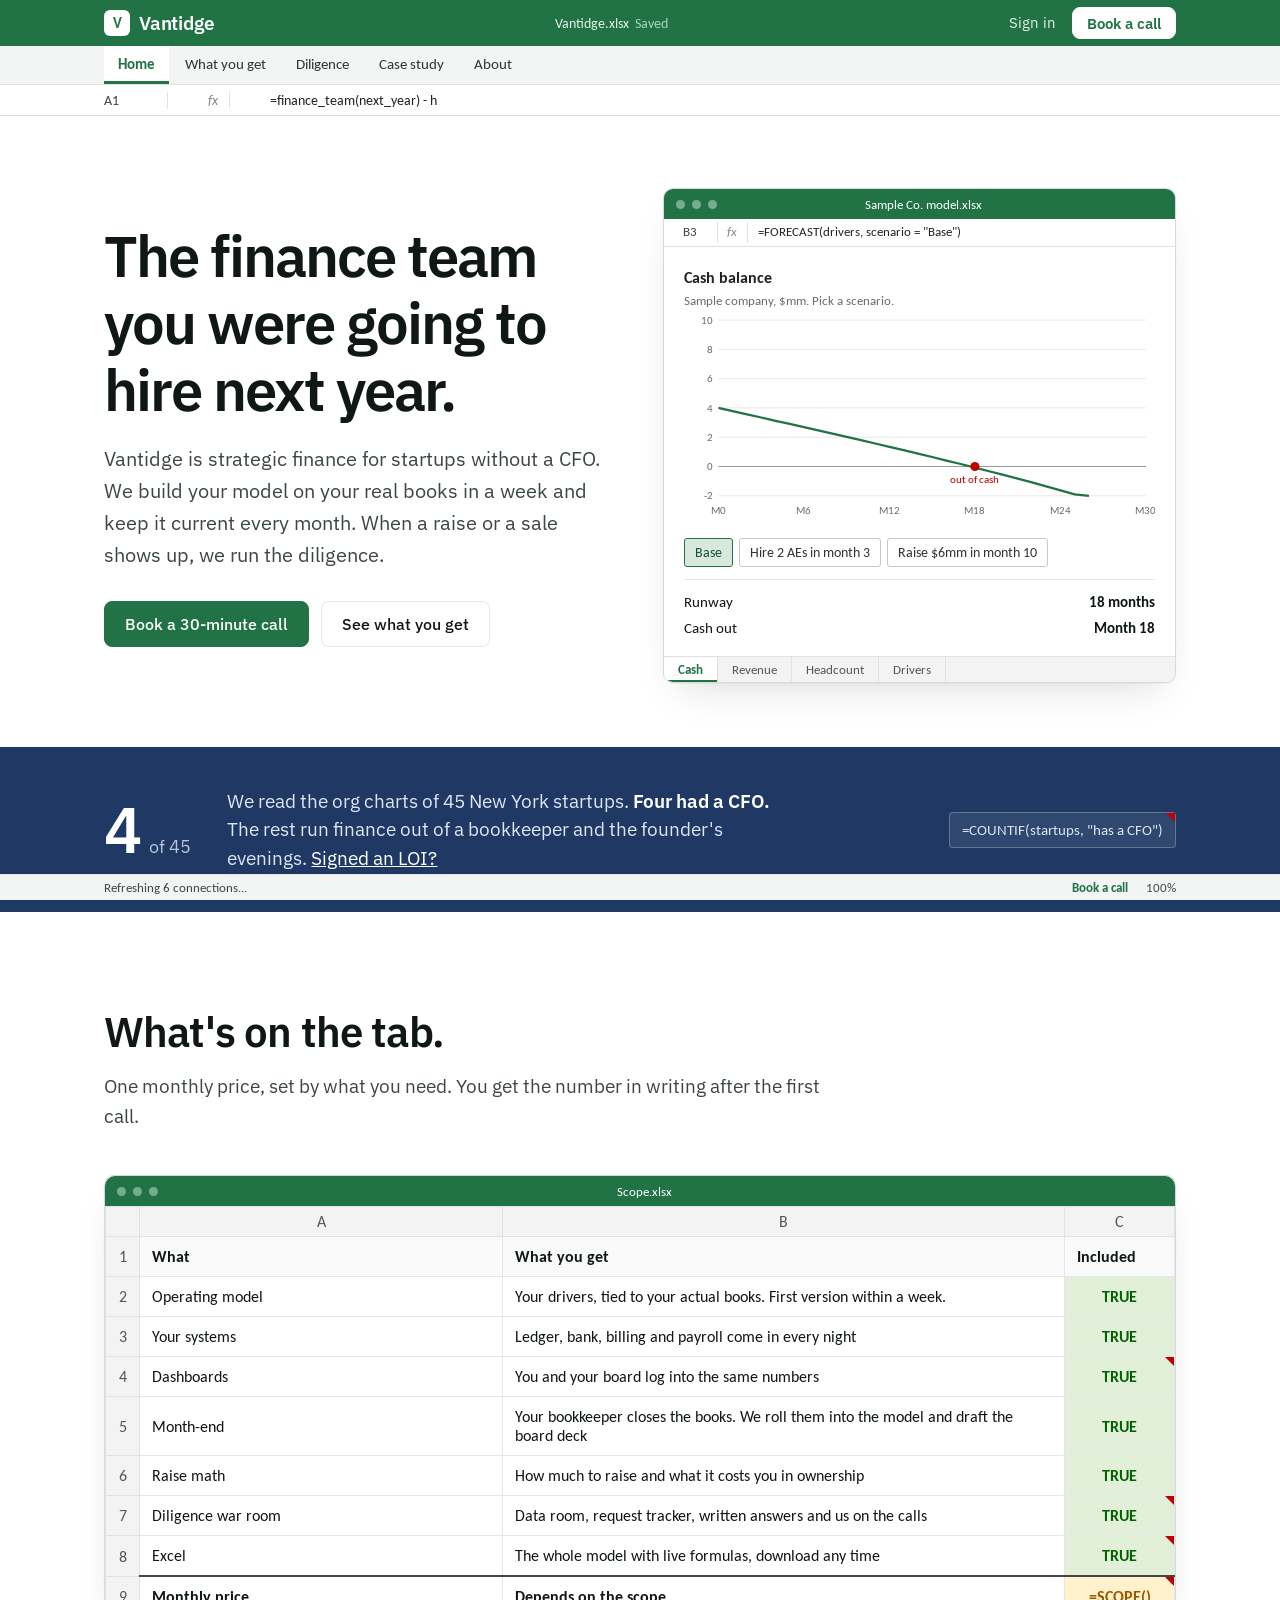
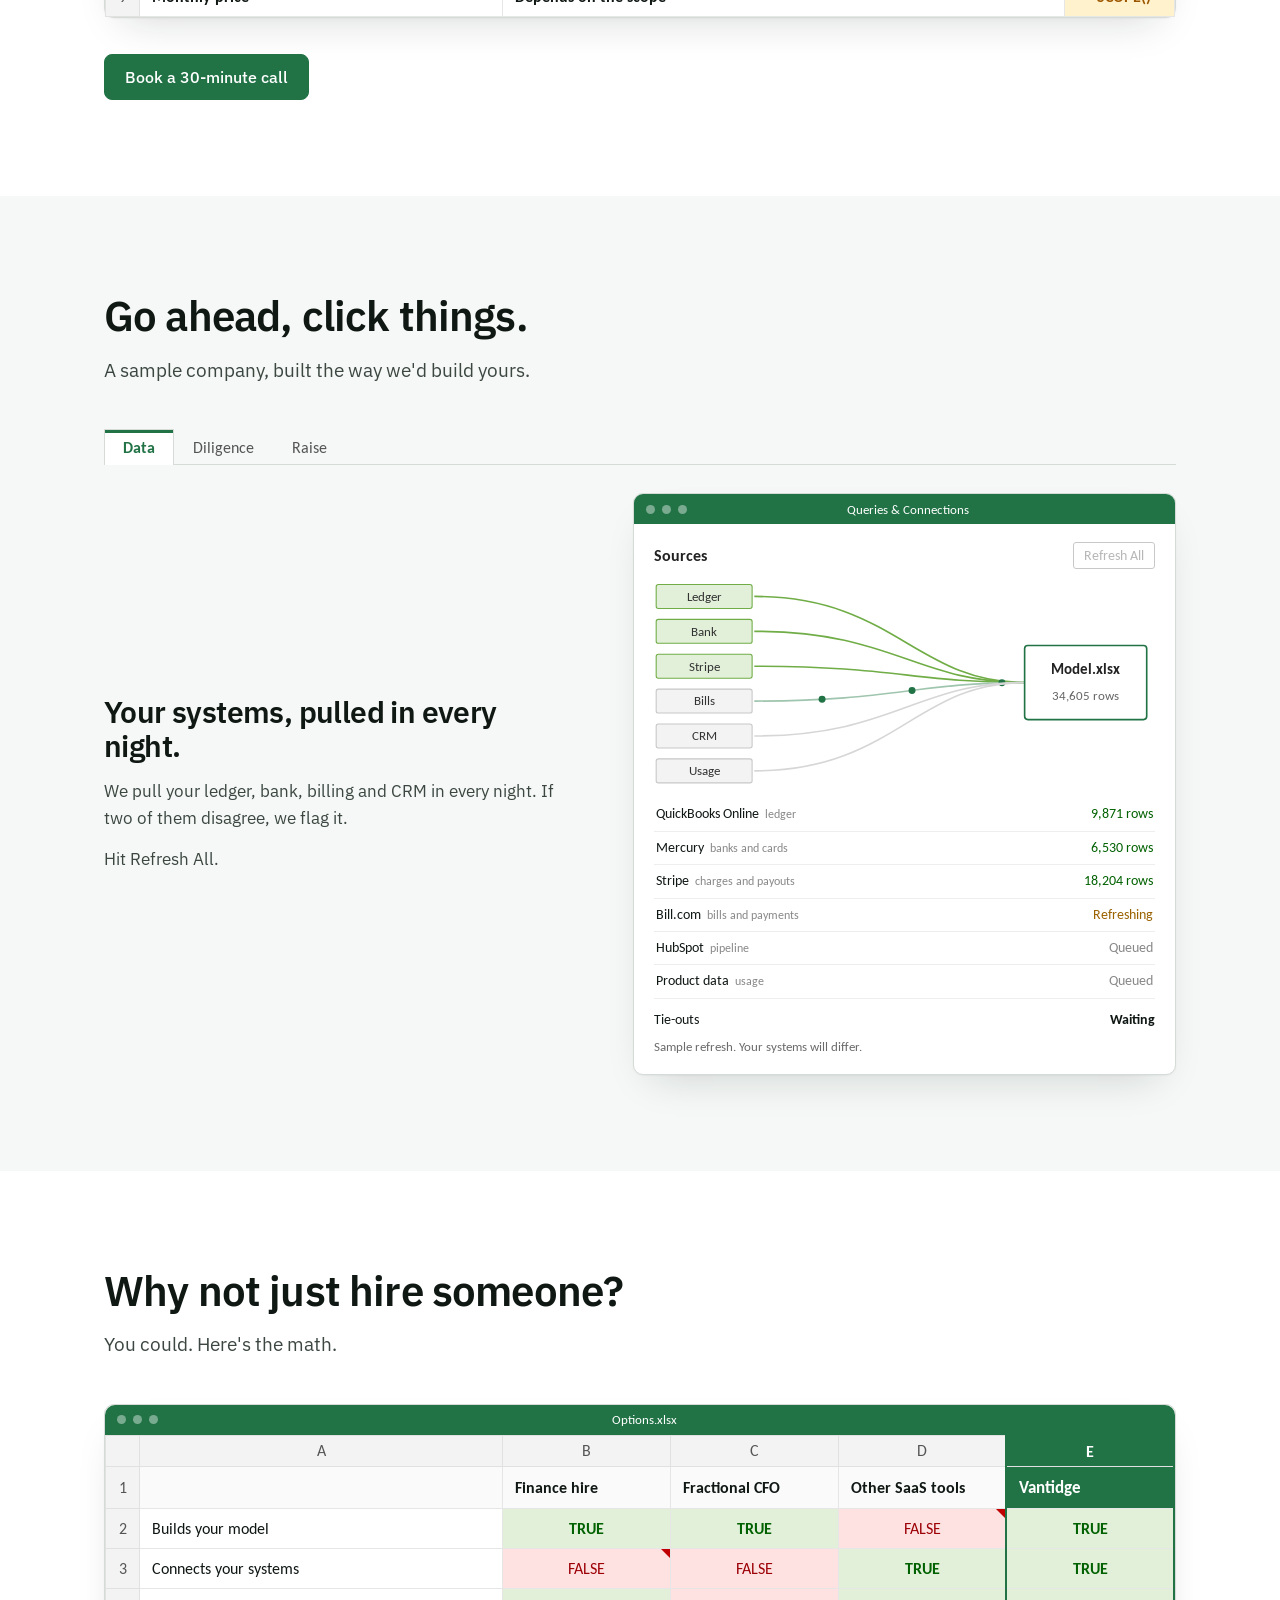
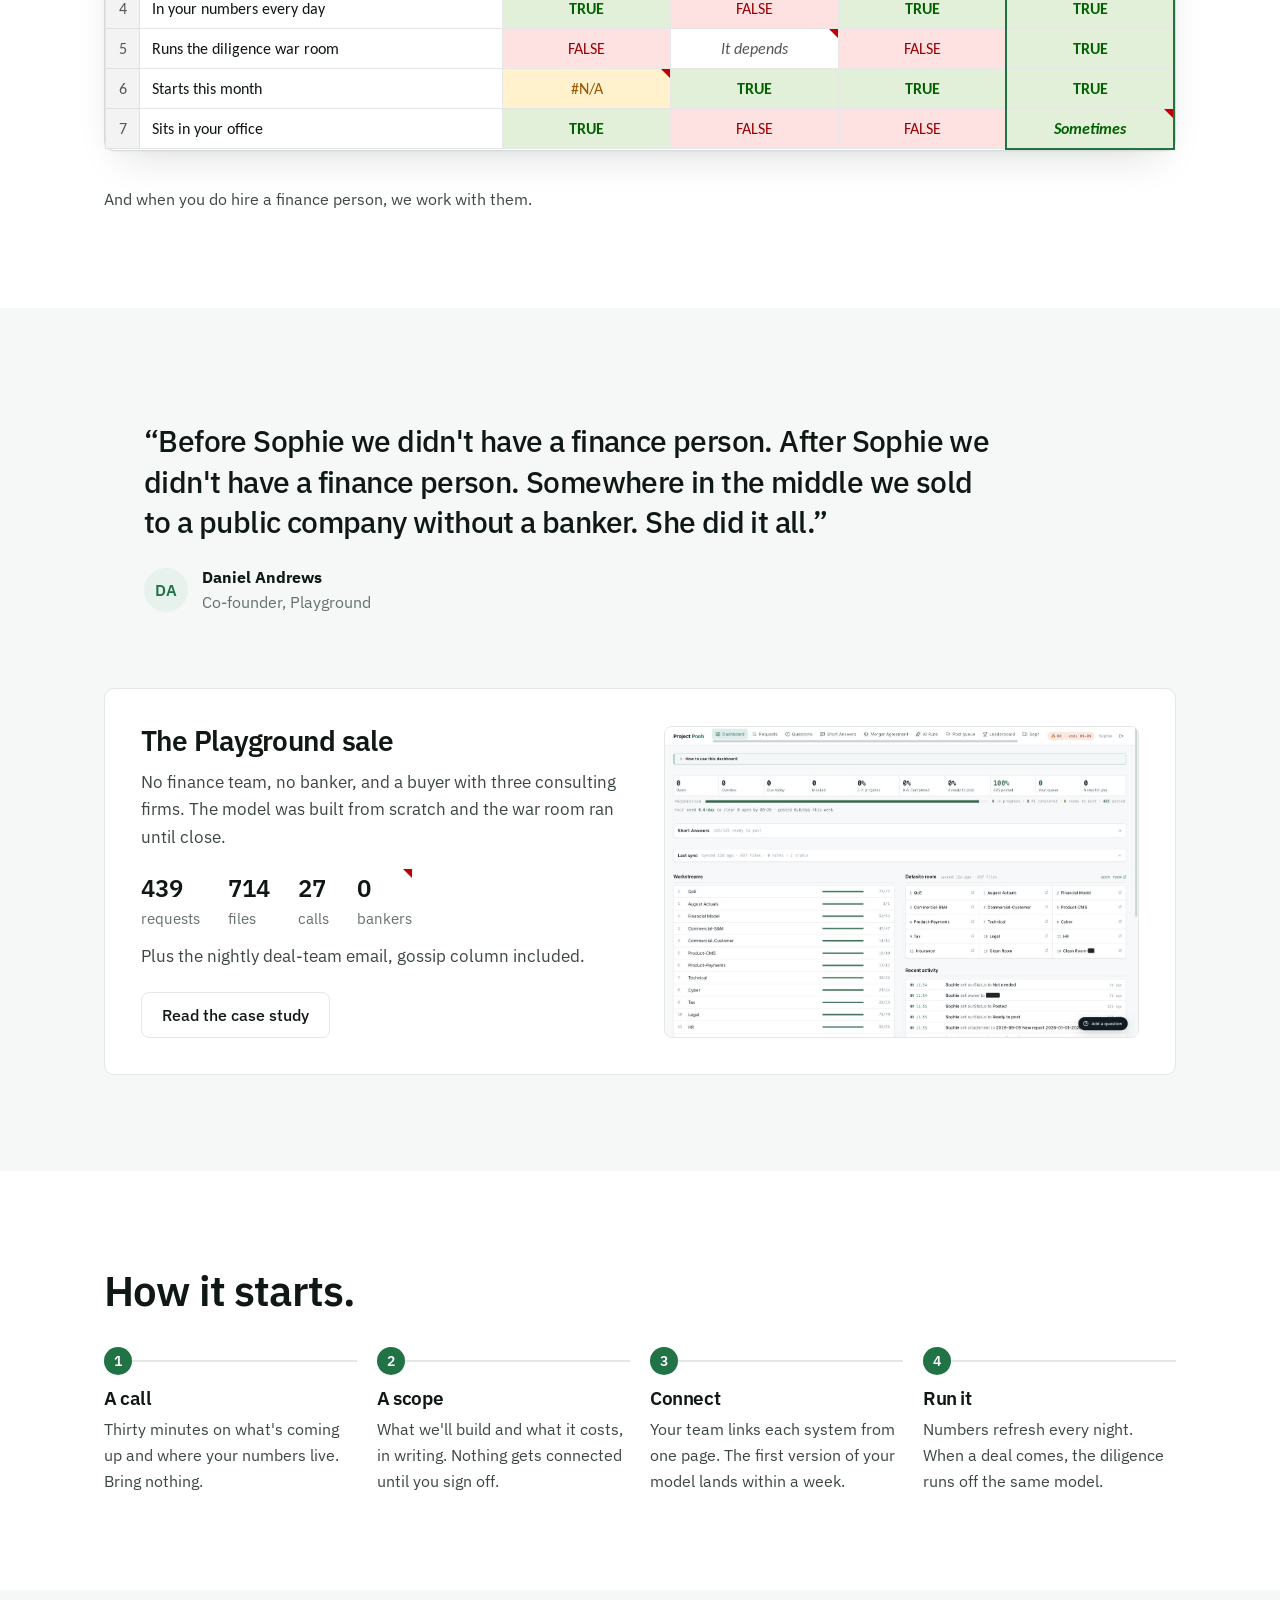
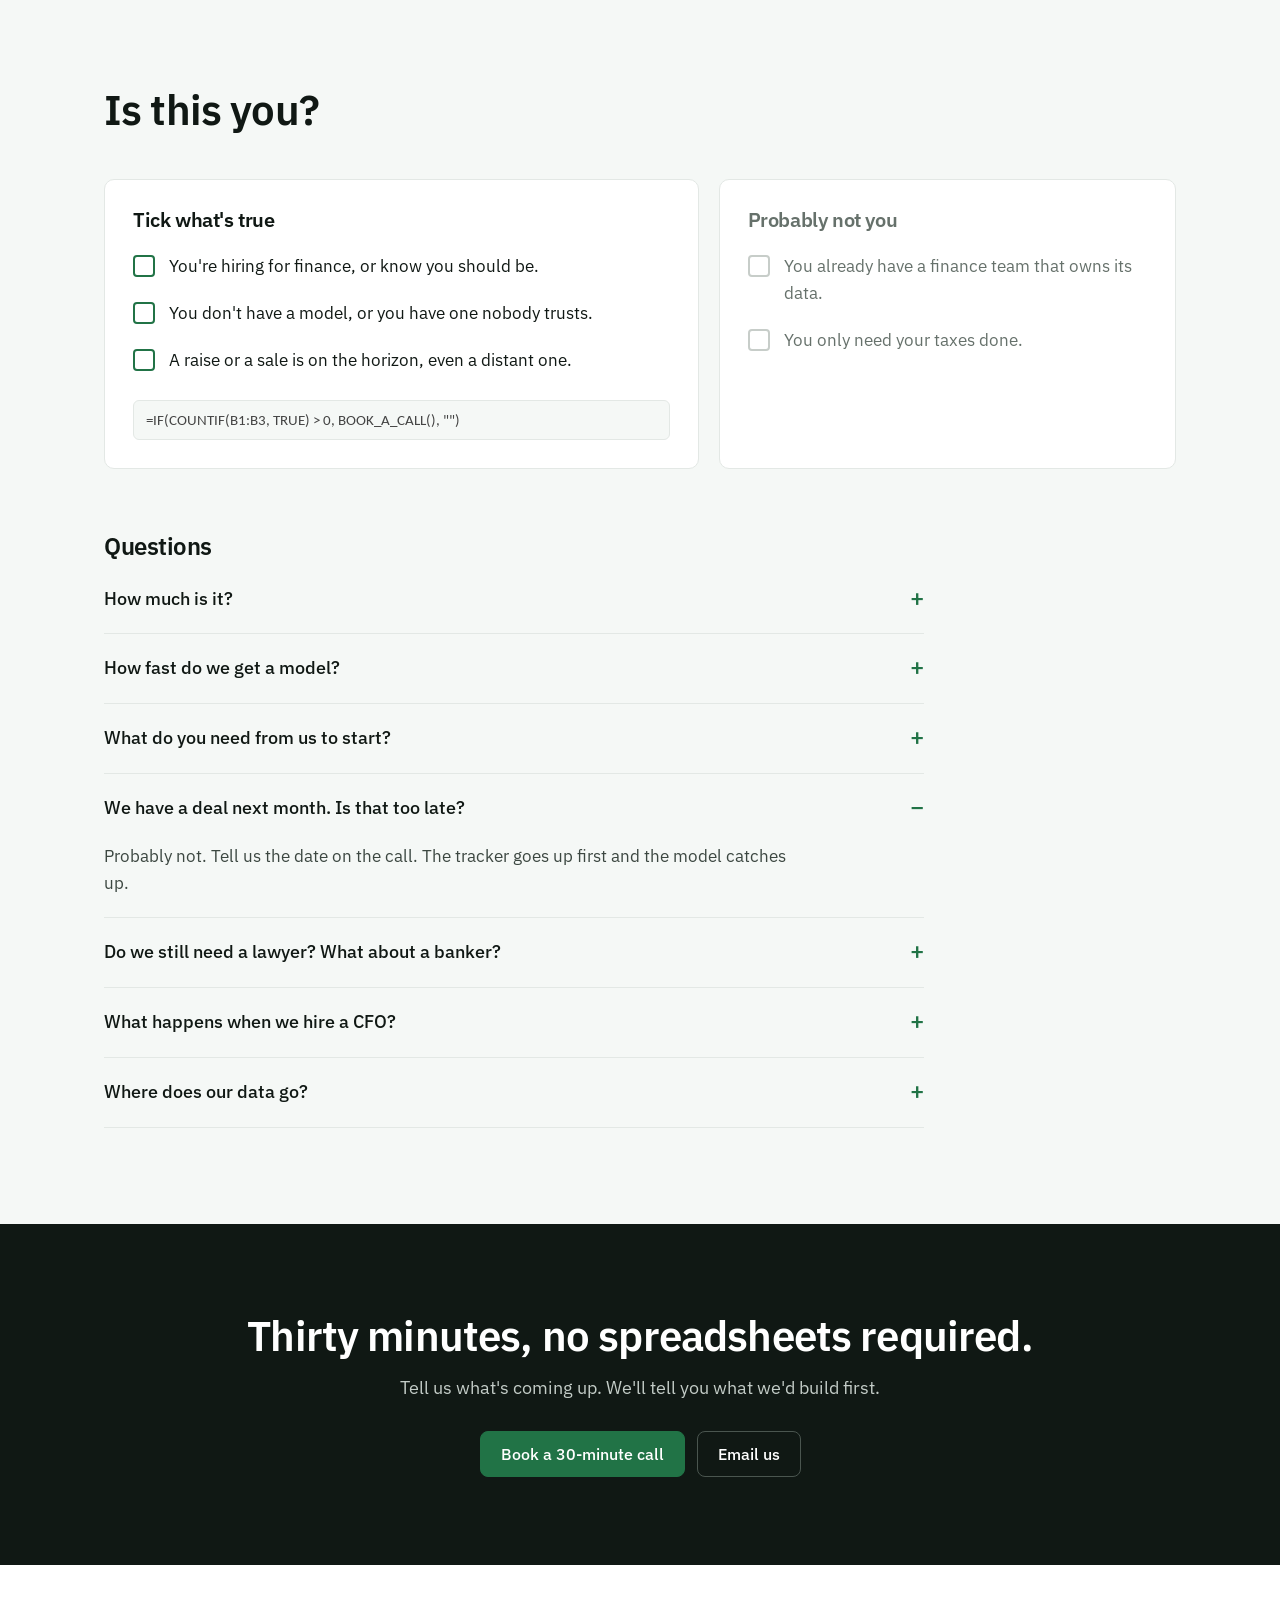
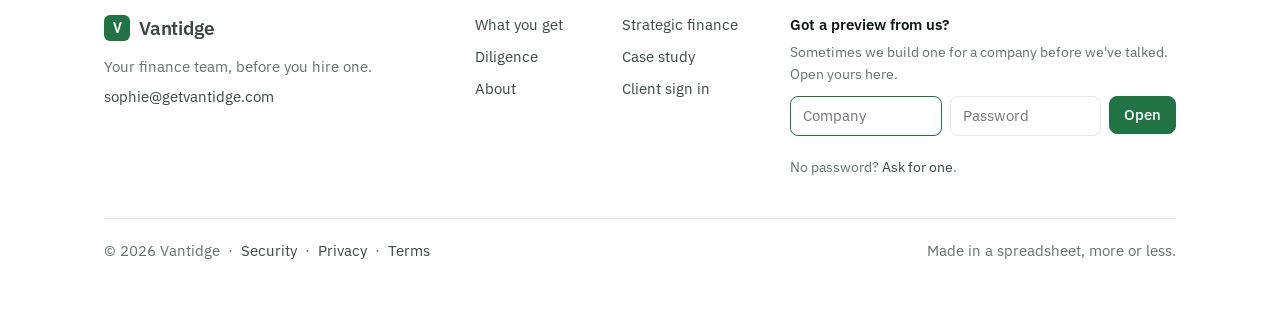
<file: see-your-company/index.html>
<!DOCTYPE html>
<html lang="en"><head><meta charset="UTF-8"><title>See Your Company</title>
<meta http-equiv="refresh" content="0; url=/#door"><link rel="canonical" href="https://getvantidge.com/#door">
<style>body{background:#fff;font-family:Calibri,sans-serif;padding:24px}</style></head>
<body><a href="/#door">See your company</a><script>location.replace('/#door')</script></body></html>
</file>
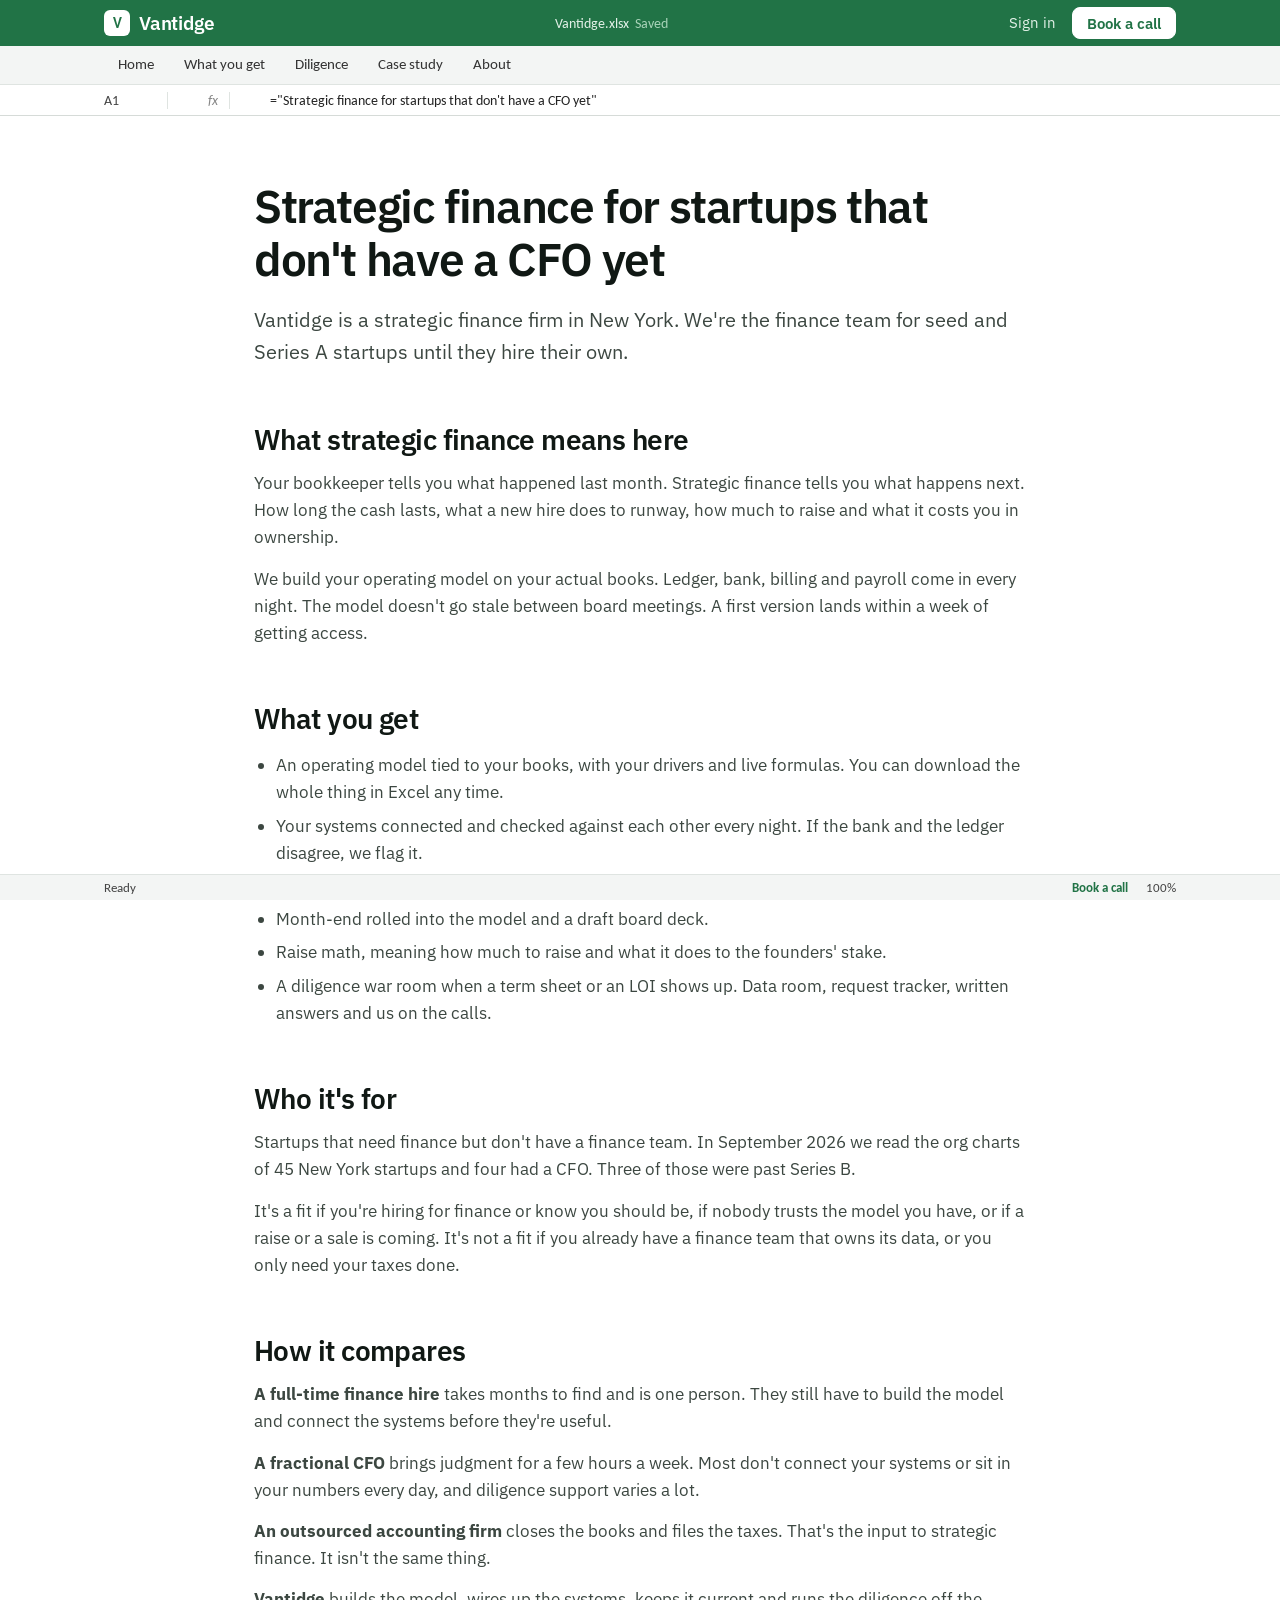
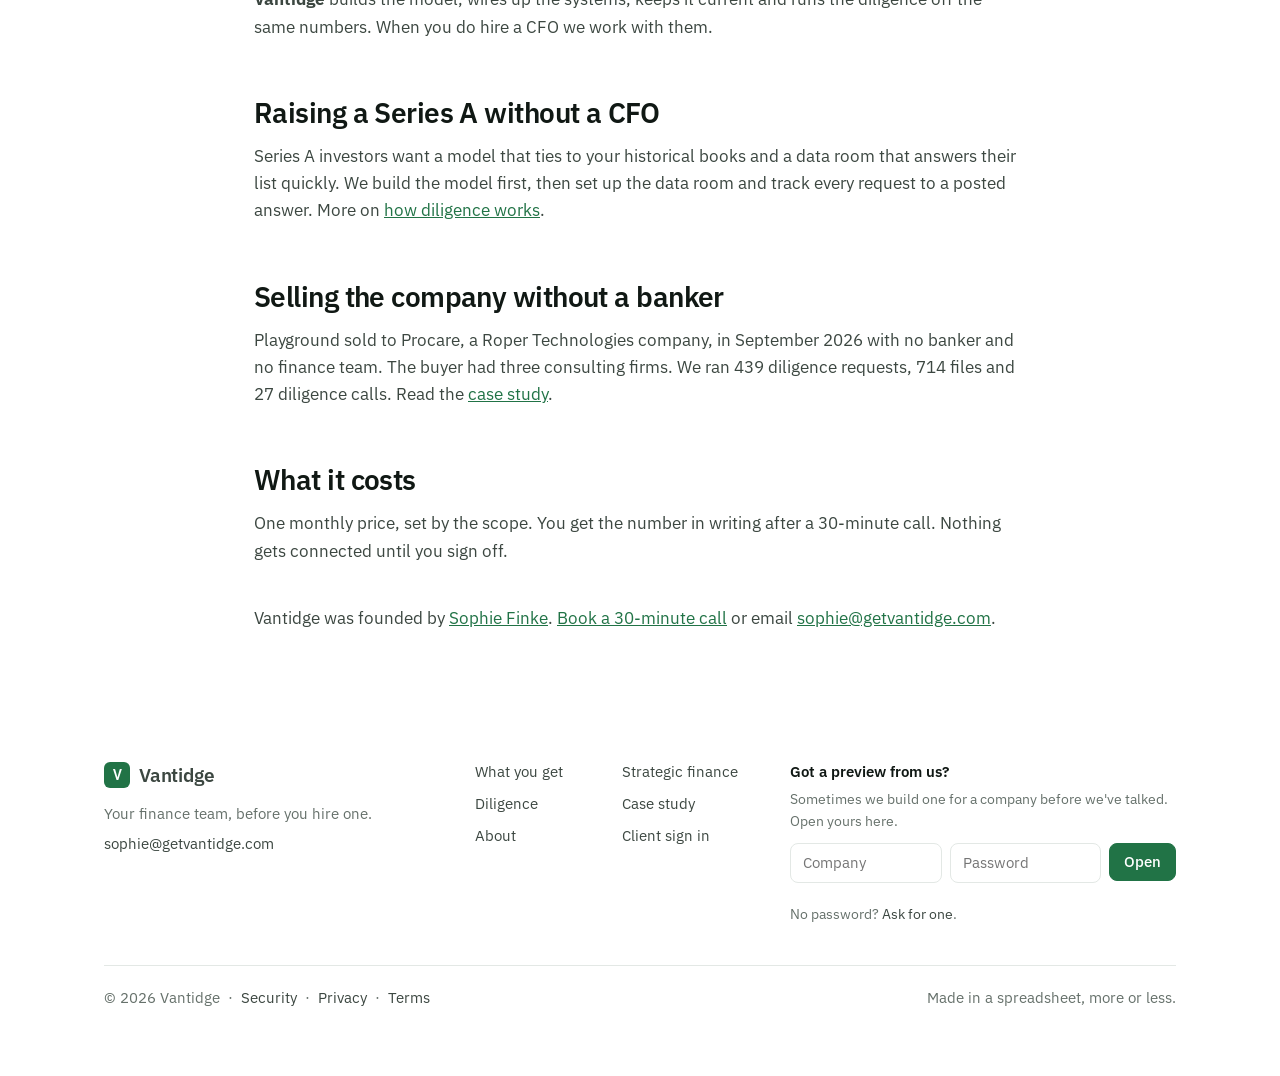
<file: strategic-finance/index.html>
<!DOCTYPE html>
<html lang="en">
<head>
  <meta charset="UTF-8">
  <meta name="viewport" content="width=device-width, initial-scale=1.0">
  <title>Strategic finance for startups without a CFO | Vantidge</title>
  <meta name="description" content="Vantidge is a New York strategic finance firm for seed and Series A startups without a CFO. Operating model on your real books, kept current, and diligence for a raise or sale.">
  <meta property="og:title" content="Strategic finance for startups without a CFO | Vantidge">
  <meta property="og:description" content="Vantidge is a New York strategic finance firm for seed and Series A startups without a CFO. Operating model on your real books, kept current, and diligence for a raise or sale.">
  <meta property="og:url" content="https://getvantidge.com/strategic-finance/">
  <meta property="og:type" content="website">
  <meta property="og:site_name" content="Vantidge">
  <meta property="og:image" content="https://getvantidge.com/og-3.png">
  <meta property="og:image:width" content="1200">
  <meta property="og:image:height" content="630">
  <meta property="og:image:alt" content="Vantidge. Your finance team, before you hire one.">
  <meta name="twitter:card" content="summary_large_image">
  <meta name="twitter:image" content="https://getvantidge.com/og-3.png">
  <link rel="canonical" href="https://getvantidge.com/strategic-finance/">
  <link rel="icon" href="data:image/svg+xml,<svg xmlns='http://www.w3.org/2000/svg' viewBox='0 0 32 32'>
  <link rel="preconnect" href="https://fonts.googleapis.com">
  <link rel="preconnect" href="https://fonts.gstatic.com" crossorigin>
  <link href="https://fonts.googleapis.com/css2?family=Carlito:wght@400;700&family=IBM+Plex+Sans:wght@400;500;600&display=swap" rel="stylesheet">
  <link rel="stylesheet" href="/site.css?v=4">
  <script type="application/ld+json">
{
 "@context": "https://schema.org",
 "@graph": [
  {
   "@type": [
    "Organization",
    "ProfessionalService"
   ],
   "@id": "https://getvantidge.com/#org",
   "name": "Vantidge",
   "alternateName": [
    "Vantidge strategic finance",
    "getvantidge.com"
   ],
   "legalName": "Phinke LLC",
   "url": "https://getvantidge.com/",
   "logo": "https://getvantidge.com/og-3.png",
   "image": "https://getvantidge.com/og-3.png",
   "email": "sophie@getvantidge.com",
   "description": "Vantidge is a New York strategic finance firm for startups without a CFO. It builds the operating model on a company's real books, keeps it current every month, and runs financial due diligence for fundraises and company sales.",
   "slogan": "Your finance team, before you hire one.",
   "address": {
    "@type": "PostalAddress",
    "addressLocality": "New York",
    "addressRegion": "NY",
    "addressCountry": "US"
   },
   "areaServed": "United States",
   "founder": {
    "@id": "https://getvantidge.com/about/#sophie"
   },
   "knowsAbout": [
    "strategic finance",
    "financial modeling",
    "operating models",
    "startup fundraising",
    "financial due diligence",
    "sell-side diligence",
    "fractional CFO services",
    "board reporting"
   ],
   "disambiguatingDescription": "Not Vantidge.ai, Vantage, or VantageScore. Vantidge at getvantidge.com is a strategic finance service for startups."
  },
  {
   "@type": "Service",
   "name": "Strategic finance as a service",
   "description": "Strategic finance for seed and Series A startups without a CFO: operating model tied to the books, systems connected nightly, board reporting, raise math and diligence for a raise or sale.",
   "provider": {
    "@id": "https://getvantidge.com/#org"
   },
   "areaServed": "United States",
   "audience": {
    "@type": "BusinessAudience",
    "audienceType": "Seed and Series A startups without a CFO"
   },
   "url": "https://getvantidge.com/strategic-finance/"
  },
  {
   "@type": "FAQPage",
   "mainEntity": [
    {
     "@type": "Question",
     "name": "What is strategic finance for a startup?",
     "acceptedAnswer": {
      "@type": "Answer",
      "text": "Forward-looking finance: how long cash lasts, what a hire does to runway, how much to raise and what it costs in ownership. Vantidge builds it on the company's real books."
     }
    },
    {
     "@type": "Question",
     "name": "Who offers strategic finance for startups that don't have a CFO?",
     "acceptedAnswer": {
      "@type": "Answer",
      "text": "Vantidge, a New York strategic finance firm, works as the finance team for seed and Series A startups until they hire their own. It builds the operating model, connects the systems, keeps it current and runs diligence for a raise or sale."
     }
    },
    {
     "@type": "Question",
     "name": "Can someone build my Series A model and run the data room without a CFO?",
     "acceptedAnswer": {
      "@type": "Answer",
      "text": "Yes. Vantidge builds the model on your actual books, then sets up the data room and tracks every investor request to a posted answer."
     }
    },
    {
     "@type": "Question",
     "name": "Can a startup run diligence for a sale without a banker?",
     "acceptedAnswer": {
      "@type": "Answer",
      "text": "Yes. Playground sold to Procare, a Roper Technologies company, in September 2026 with no banker. Vantidge ran 439 diligence requests, 714 files and 27 diligence calls."
     }
    },
    {
     "@type": "Question",
     "name": "How much does Vantidge cost?",
     "acceptedAnswer": {
      "@type": "Answer",
      "text": "One monthly price set by scope, given in writing after a 30-minute call."
     }
    }
   ]
  }
 ]
}
  </script>
</head>
<body>
<a class="skip" href="#main">Skip to content</a>
<header class="hdr" id="hdr">
  <div class="ttl"><div class="wrap">
    <a class="logo" href="/"><i>V</i>Vantidge</a>
    <span class="fname">Vantidge.xlsx<em>Saved</em></span>
    <div class="right">
      <a class="sign" href="https://app.getvantidge.com">Sign in</a>
      <a class="btn sm book" href="https://calendly.com/sophie-getvantidge/30min">Book a call</a>
    </div>
  </div></div>
  <nav class="ribbon" aria-label="Main"><div class="wrap">
    <a href="/">Home</a>
    <a href="/#included">What you get</a>
    <a href="/diligence/">Diligence</a>
    <a href="/case-study/">Case study</a>
    <a href="/about/">About</a>
  </div></nav>
  <div class="fxrow"><div class="wrap"><span class="nb" id="ref">A1</span><span class="fl">fx</span><span class="fv" id="fx"></span></div></div>
</header>

<main id="main">
  <div class="page">
    <div class="wrap">
      <h1>Strategic finance for startups that don't have a CFO yet</h1>
      <p class="lede">Vantidge is a strategic finance firm in New York. We're the finance team for seed and Series A startups until they hire their own.</p>

      <h2>What strategic finance means here</h2>
      <p>Your bookkeeper tells you what happened last month. Strategic finance tells you what happens next. How long the cash lasts, what a new hire does to runway, how much to raise and what it costs you in ownership.</p>
      <p>We build your operating model on your actual books. Ledger, bank, billing and payroll come in every night. The model doesn't go stale between board meetings. A first version lands within a week of getting access.</p>

      <h2>What you get</h2>
      <ul>
        <li>An operating model tied to your books, with your drivers and live formulas. You can download the whole thing in Excel any time.</li>
        <li>Your systems connected and checked against each other every night. If the bank and the ledger disagree, we flag it.</li>
        <li>Dashboards you and your board both log into.</li>
        <li>Month-end rolled into the model and a draft board deck.</li>
        <li>Raise math, meaning how much to raise and what it does to the founders' stake.</li>
        <li>A diligence war room when a term sheet or an LOI shows up. Data room, request tracker, written answers and us on the calls.</li>
      </ul>

      <h2>Who it's for</h2>
      <p>Startups that need finance but don't have a finance team. In September 2026 we read the org charts of 45 New York startups and four had a CFO. Three of those were past Series B.</p>
      <p>It's a fit if you're hiring for finance or know you should be, if nobody trusts the model you have, or if a raise or a sale is coming. It's not a fit if you already have a finance team that owns its data, or you only need your taxes done.</p>

      <h2>How it compares</h2>
      <p><b>A full-time finance hire</b> takes months to find and is one person. They still have to build the model and connect the systems before they're useful.</p>
      <p><b>A fractional CFO</b> brings judgment for a few hours a week. Most don't connect your systems or sit in your numbers every day, and diligence support varies a lot.</p>
      <p><b>An outsourced accounting firm</b> closes the books and files the taxes. That's the input to strategic finance. It isn't the same thing.</p>
      <p><b>Vantidge</b> builds the model, wires up the systems, keeps it current and runs the diligence off the same numbers. When you do hire a CFO we work with them.</p>

      <h2>Raising a Series A without a CFO</h2>
      <p>Series A investors want a model that ties to your historical books and a data room that answers their list quickly. We build the model first, then set up the data room and track every request to a posted answer. More on <a href="/diligence/">how diligence works</a>.</p>

      <h2>Selling the company without a banker</h2>
      <p>Playground sold to Procare, a Roper Technologies company, in September 2026 with no banker and no finance team. The buyer had three consulting firms. We ran 439 diligence requests, 714 files and 27 diligence calls. Read the <a href="/case-study/">case study</a>.</p>

      <h2>What it costs</h2>
      <p>One monthly price, set by the scope. You get the number in writing after a 30-minute call. Nothing gets connected until you sign off.</p>

      <p style="margin-top:40px">Vantidge was founded by <a href="/about/">Sophie Finke</a>. <a href="https://calendly.com/sophie-getvantidge/30min">Book a 30-minute call</a> or email <a href="mailto:sophie@getvantidge.com">sophie@getvantidge.com</a>.</p>
    </div>
  </div>
</main>

<footer class="ftr">
  <div class="wrap">
    <div>
      <a class="logo" href="/"><i>V</i>Vantidge</a>
      <p style="margin-top:12px">Your finance team, before you hire one.</p>
      <p style="margin-top:6px"><a href="mailto:sophie@getvantidge.com">sophie@getvantidge.com</a></p>
    </div>
    <div class="links">
      <a href="/#included">What you get</a><a href="/strategic-finance/">Strategic finance</a><a href="/diligence/">Diligence</a>
      <a href="/case-study/">Case study</a><a href="/about/">About</a>
      <a href="https://app.getvantidge.com">Client sign in</a>
    </div>
    <div class="door" id="door">
      <h4>Got a preview from us?</h4>
      <p class="small">Sometimes we build one for a company before we've talked. Open yours here.</p>
      <form id="f" autocomplete="off">
        <input id="co" name="co" placeholder="Company" aria-label="Company" required>
        <input id="pw" name="pw" type="password" placeholder="Password" aria-label="Password" required>
        <button class="btn go sm" type="submit" id="go">Open</button>
        <p id="msg" role="status"></p>
      </form>
      <p class="small" style="margin-top:6px">No password? <a id="ask" href="mailto:sophie@getvantidge.com">Ask for one</a>.</p>
    </div>
    <div class="bottom"><span>&copy; 2026 Vantidge &nbsp;&middot;&nbsp; <a href="/security/">Security</a> &nbsp;&middot;&nbsp; <a href="/privacy/">Privacy</a> &nbsp;&middot;&nbsp; <a href="/terms/">Terms</a></span><span>Made in a spreadsheet, more or less.</span></div>
  </div>
</footer>

<div class="sbar"><div class="wrap"><span id="stat">Ready</span><span class="r"><span id="agg"></span><a href="https://calendly.com/sophie-getvantidge/30min">Book a call</a><span>100%</span></span></div></div>

<script src="/see-your-company/specs.js?v=12"></script>
<script src="/door.js?v=12"></script>
<script src="/site.js?v=3"></script>
</body>
</html>
</file>
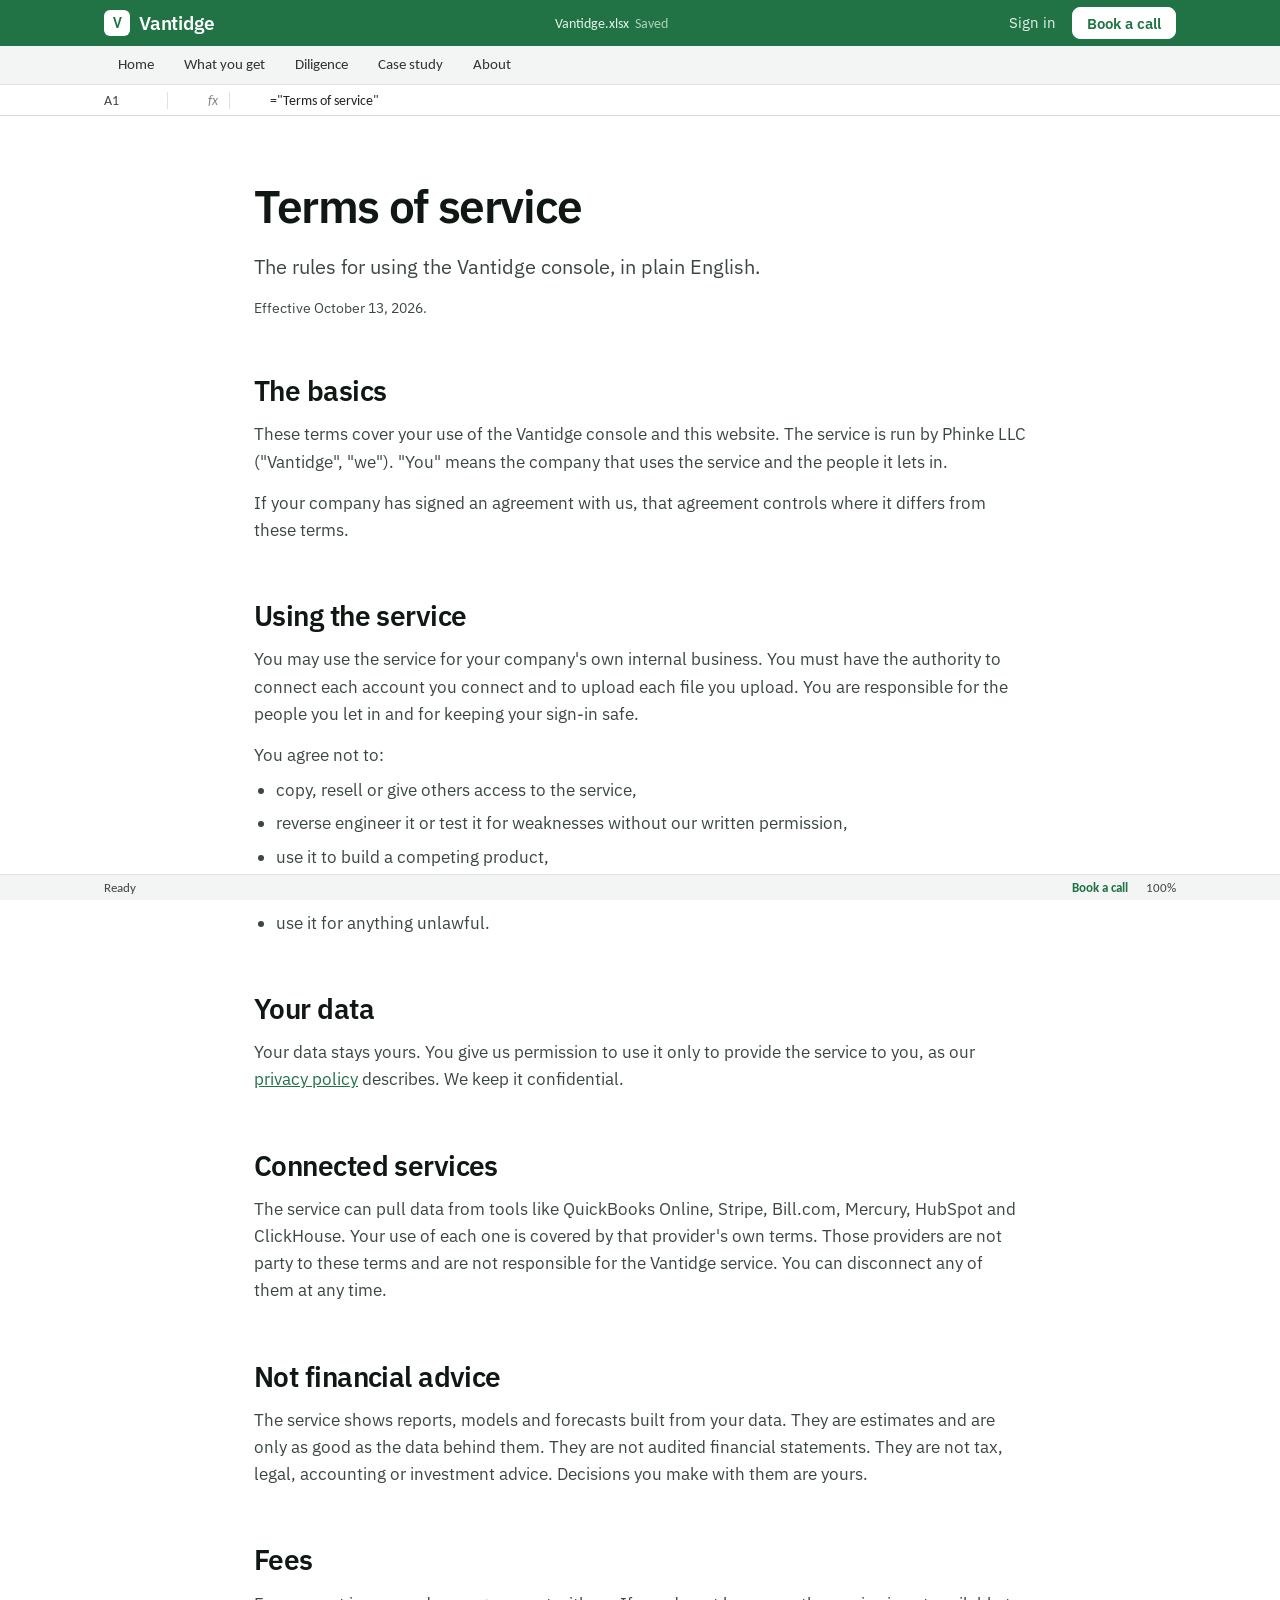
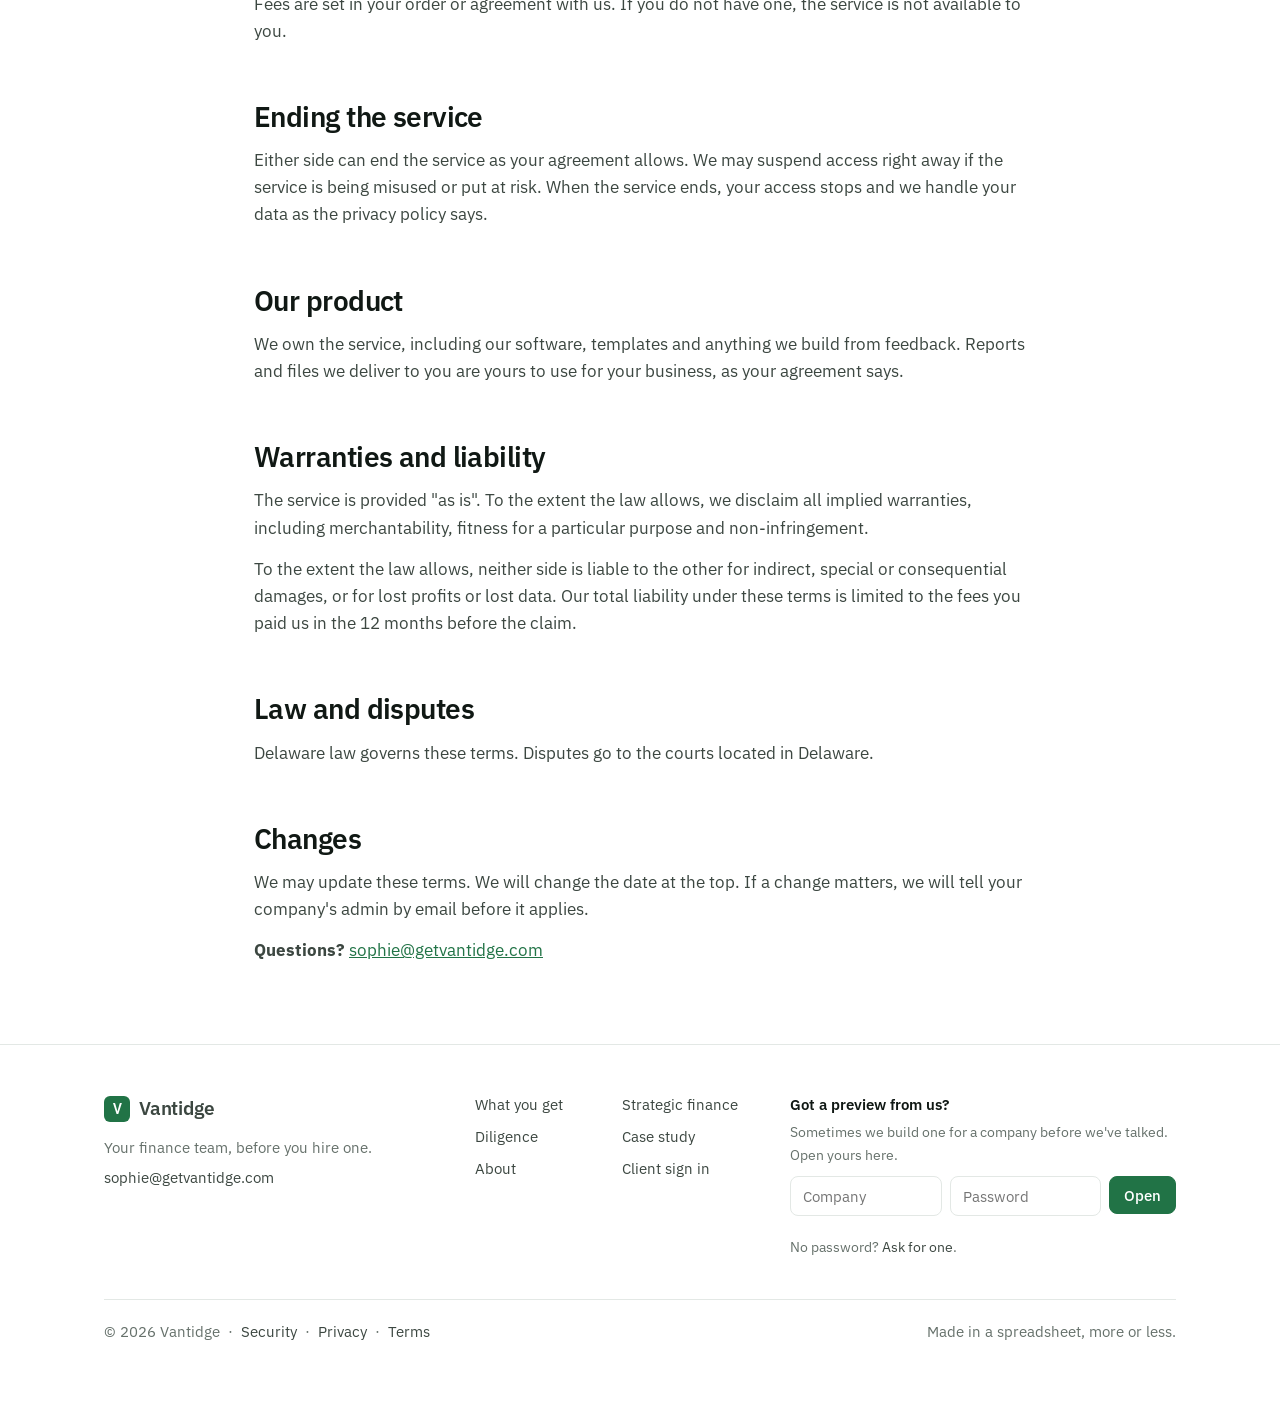
<file: terms/index.html>
<!DOCTYPE html>
<html lang="en">
<head>
  <meta charset="UTF-8">
  <meta name="viewport" content="width=device-width, initial-scale=1.0">
  <title>Terms of service | Vantidge</title>
  <meta name="description" content="The rules for using the Vantidge console, in plain English.">
  <meta property="og:title" content="Terms of service | Vantidge">
  <meta property="og:description" content="The rules for using the Vantidge console, in plain English.">
  <meta property="og:url" content="https://getvantidge.com/terms/">
  <meta property="og:type" content="website">
  <meta property="og:site_name" content="Vantidge">
  <meta property="og:image" content="https://getvantidge.com/og-3.png">
  <meta property="og:image:width" content="1200">
  <meta property="og:image:height" content="630">
  <meta property="og:image:alt" content="Vantidge. Your finance team, before you hire one.">
  <meta name="twitter:card" content="summary_large_image">
  <meta name="twitter:image" content="https://getvantidge.com/og-3.png">
  <link rel="canonical" href="https://getvantidge.com/terms/">
  <link rel="icon" href="data:image/svg+xml,<svg xmlns='http://www.w3.org/2000/svg' viewBox='0 0 32 32'>
  <link rel="preconnect" href="https://fonts.googleapis.com">
  <link rel="preconnect" href="https://fonts.gstatic.com" crossorigin>
  <link href="https://fonts.googleapis.com/css2?family=Carlito:wght@400;700&family=IBM+Plex+Sans:wght@400;500;600&display=swap" rel="stylesheet">
  <link rel="stylesheet" href="/site.css?v=4">
  <script type="application/ld+json">
{
 "@context": "https://schema.org",
 "@graph": [
  {
   "@type": [
    "Organization",
    "ProfessionalService"
   ],
   "@id": "https://getvantidge.com/#org",
   "name": "Vantidge",
   "alternateName": [
    "Vantidge strategic finance",
    "getvantidge.com"
   ],
   "legalName": "Phinke LLC",
   "url": "https://getvantidge.com/",
   "logo": "https://getvantidge.com/og-3.png",
   "image": "https://getvantidge.com/og-3.png",
   "email": "sophie@getvantidge.com",
   "description": "Vantidge is a New York strategic finance firm for startups without a CFO. It builds the operating model on a company's real books, keeps it current every month, and runs financial due diligence for fundraises and company sales.",
   "slogan": "Your finance team, before you hire one.",
   "address": {
    "@type": "PostalAddress",
    "addressLocality": "New York",
    "addressRegion": "NY",
    "addressCountry": "US"
   },
   "areaServed": "United States",
   "founder": {
    "@id": "https://getvantidge.com/about/#sophie"
   },
   "knowsAbout": [
    "strategic finance",
    "financial modeling",
    "operating models",
    "startup fundraising",
    "financial due diligence",
    "sell-side diligence",
    "fractional CFO services",
    "board reporting"
   ],
   "disambiguatingDescription": "Not Vantidge.ai, Vantage, or VantageScore. Vantidge at getvantidge.com is a strategic finance service for startups."
  }
 ]
}
  </script>
</head>
<body>
<a class="skip" href="#main">Skip to content</a>
<header class="hdr" id="hdr">
  <div class="ttl"><div class="wrap">
    <a class="logo" href="/"><i>V</i>Vantidge</a>
    <span class="fname">Vantidge.xlsx<em>Saved</em></span>
    <div class="right">
      <a class="sign" href="https://app.getvantidge.com">Sign in</a>
      <a class="btn sm book" href="https://calendly.com/sophie-getvantidge/30min">Book a call</a>
    </div>
  </div></div>
  <nav class="ribbon" aria-label="Main"><div class="wrap">
    <a href="/">Home</a>
    <a href="/#included">What you get</a>
    <a href="/diligence/">Diligence</a>
    <a href="/case-study/">Case study</a>
    <a href="/about/">About</a>
  </div></nav>
  <div class="fxrow"><div class="wrap"><span class="nb" id="ref">A1</span><span class="fl">fx</span><span class="fv" id="fx"></span></div></div>
</header>

<main id="main" class="page legal">
    <div class="wrap">
      <h1>Terms of service</h1><p class="lede">The rules for using the Vantidge console, in plain English.</p><p class="mut small">Effective October 13, 2026.</p>
      <h2>The basics</h2>
      <p>These terms cover your use of the Vantidge console and this website. The service is run by Phinke LLC ("Vantidge", "we"). "You" means the company that uses the service and the people it lets in.</p><p>If your company has signed an agreement with us, that agreement controls where it differs from these terms.</p>
      <h2>Using the service</h2>
      <p>You may use the service for your company's own internal business. You must have the authority to connect each account you connect and to upload each file you upload. You are responsible for the people you let in and for keeping your sign-in safe.</p><p>You agree not to:</p><ul><li>copy, resell or give others access to the service,</li><li>reverse engineer it or test it for weaknesses without our written permission,</li><li>use it to build a competing product,</li><li>reach data or accounts you are not allowed to see,</li><li>use it for anything unlawful.</li></ul>
      <h2>Your data</h2>
      <p>Your data stays yours. You give us permission to use it only to provide the service to you, as our <a href="/privacy/">privacy policy</a> describes. We keep it confidential.</p>
      <h2>Connected services</h2>
      <p>The service can pull data from tools like QuickBooks Online, Stripe, Bill.com, Mercury, HubSpot and ClickHouse. Your use of each one is covered by that provider's own terms. Those providers are not party to these terms and are not responsible for the Vantidge service. You can disconnect any of them at any time.</p>
      <h2>Not financial advice</h2>
      <p>The service shows reports, models and forecasts built from your data. They are estimates and are only as good as the data behind them. They are not audited financial statements. They are not tax, legal, accounting or investment advice. Decisions you make with them are yours.</p>
      <h2>Fees</h2>
      <p>Fees are set in your order or agreement with us. If you do not have one, the service is not available to you.</p>
      <h2>Ending the service</h2>
      <p>Either side can end the service as your agreement allows. We may suspend access right away if the service is being misused or put at risk. When the service ends, your access stops and we handle your data as the privacy policy says.</p>
      <h2>Our product</h2>
      <p>We own the service, including our software, templates and anything we build from feedback. Reports and files we deliver to you are yours to use for your business, as your agreement says.</p>
      <h2>Warranties and liability</h2>
      <p>The service is provided "as is". To the extent the law allows, we disclaim all implied warranties, including merchantability, fitness for a particular purpose and non-infringement.</p><p>To the extent the law allows, neither side is liable to the other for indirect, special or consequential damages, or for lost profits or lost data. Our total liability under these terms is limited to the fees you paid us in the 12 months before the claim.</p>
      <h2>Law and disputes</h2>
      <p>Delaware law governs these terms. Disputes go to the courts located in Delaware.</p>
      <h2>Changes</h2>
      <p>We may update these terms. We will change the date at the top. If a change matters, we will tell your company's admin by email before it applies.</p>
      <p><b>Questions?</b> <a href="mailto:sophie@getvantidge.com">sophie@getvantidge.com</a></p>
    </div>
  </main>

<footer class="ftr">
  <div class="wrap">
    <div>
      <a class="logo" href="/"><i>V</i>Vantidge</a>
      <p style="margin-top:12px">Your finance team, before you hire one.</p>
      <p style="margin-top:6px"><a href="mailto:sophie@getvantidge.com">sophie@getvantidge.com</a></p>
    </div>
    <div class="links">
      <a href="/#included">What you get</a><a href="/strategic-finance/">Strategic finance</a><a href="/diligence/">Diligence</a>
      <a href="/case-study/">Case study</a><a href="/about/">About</a>
      <a href="https://app.getvantidge.com">Client sign in</a>
    </div>
    <div class="door" id="door">
      <h4>Got a preview from us?</h4>
      <p class="small">Sometimes we build one for a company before we've talked. Open yours here.</p>
      <form id="f" autocomplete="off">
        <input id="co" name="co" placeholder="Company" aria-label="Company" required>
        <input id="pw" name="pw" type="password" placeholder="Password" aria-label="Password" required>
        <button class="btn go sm" type="submit" id="go">Open</button>
        <p id="msg" role="status"></p>
      </form>
      <p class="small" style="margin-top:6px">No password? <a id="ask" href="mailto:sophie@getvantidge.com">Ask for one</a>.</p>
    </div>
    <div class="bottom"><span>&copy; 2026 Vantidge &nbsp;&middot;&nbsp; <a href="/security/">Security</a> &nbsp;&middot;&nbsp; <a href="/privacy/">Privacy</a> &nbsp;&middot;&nbsp; <a href="/terms/">Terms</a></span><span>Made in a spreadsheet, more or less.</span></div>
  </div>
</footer>

<div class="sbar"><div class="wrap"><span id="stat">Ready</span><span class="r"><span id="agg"></span><a href="https://calendly.com/sophie-getvantidge/30min">Book a call</a><span>100%</span></span></div></div>

<script src="/see-your-company/specs.js?v=12"></script>
<script src="/door.js?v=12"></script>
<script src="/site.js?v=3"></script>
</body>
</html>
</file>
<file: site.css>
:root{
  --ink:#101814; --ink2:#3c4741; --mut:#66716b; --line:#e3e8e5; --soft:#f5f8f6; --soft2:#eef3f0;
  --g:#217346; --gd:#185c37; --gl:#e7f2ec; --navy:#1f3864; --blue:#0b3fd6; --inbg:#eef4fd;
  --red:#c00000; --amber:#9a6200; --amberbg:#fff4d6;
  --s1:#217346; --s2:#ed7d31; --s3:#a9c9b5; --s4:#ffc000;
  --r:10px; --max:1120px;
  --sans:"IBM Plex Sans",-apple-system,BlinkMacSystemFont,"Segoe UI",sans-serif;
  --xl:Carlito,Calibri,"Segoe UI",sans-serif;
}
*{box-sizing:border-box}
html{scroll-behavior:smooth;-webkit-text-size-adjust:100%}
body{margin:0;background:#fff;color:var(--ink);font:400 17px/1.6 var(--sans);-webkit-font-smoothing:antialiased}
img{max-width:100%;display:block}
a{color:var(--g)}
a:hover{color:var(--gd)}
h1,h2,h3{margin:0;line-height:1.15;letter-spacing:-.02em;font-weight:600}
p{margin:0}
.wrap{max-width:var(--max);margin:0 auto;padding:0 24px}
.mut{color:var(--mut)}
.small{font-size:14px}
.skip{position:absolute;left:-999px}.skip:focus{left:12px;top:12px;z-index:99;background:#fff;padding:8px}
:focus-visible{outline:2px solid var(--g);outline-offset:2px}

/* buttons */
.btn{display:inline-flex;align-items:center;justify-content:center;gap:8px;height:46px;padding:0 20px;border-radius:8px;border:1px solid var(--line);background:#fff;color:var(--ink);font:500 16px var(--sans);text-decoration:none;cursor:pointer;white-space:nowrap;transition:background .15s,border-color .15s}
.btn:hover{border-color:#c5cec9;color:var(--ink)}
.btn.go{background:var(--g);border-color:var(--g);color:#fff}
.btn.go:hover{background:var(--gd);border-color:var(--gd);color:#fff}
.btn.sm{height:38px;padding:0 14px;font-size:15px}

/* header */
.hdr{position:sticky;top:0;z-index:20;background:rgba(255,255,255,.92);backdrop-filter:saturate(1.4) blur(10px);border-bottom:1px solid transparent;transition:border-color .2s}
.hdr.sc{border-color:var(--line)}
.hdr .wrap{display:flex;align-items:center;height:68px;gap:28px}
.logo{display:flex;align-items:center;gap:9px;font-weight:600;font-size:19px;color:var(--ink);text-decoration:none;letter-spacing:-.01em}
.logo i{width:26px;height:26px;border-radius:6px;background:var(--g);color:#fff;font:700 15px/26px var(--xl);text-align:center;font-style:normal}
.nav{display:flex;gap:24px;margin-left:8px}
.nav a{color:var(--ink2);text-decoration:none;font-size:15px}
.nav a:hover,.nav a.on{color:var(--ink)}
.hdr .right{margin-left:auto;display:flex;align-items:center;gap:18px}
.hdr .right .sign{color:var(--ink2);text-decoration:none;font-size:15px}
.menu{display:none;background:none;border:0;padding:8px;cursor:pointer}
.menu span{display:block;width:20px;height:2px;background:var(--ink);margin:4px 0}
.mobnav{display:none}
@media (max-width:900px){
  .nav,.hdr .right .sign{display:none}
  .menu{display:block}
  .hdr .wrap{gap:12px}
  .mobnav.on{display:block;border-top:1px solid var(--line);background:#fff;padding:8px 24px 18px}
  .mobnav a{display:block;padding:11px 0;color:var(--ink);text-decoration:none;border-bottom:1px solid var(--soft2)}
}

/* sections */
section{padding:96px 0}
.sec-h{max-width:720px;margin-bottom:44px}
.sec-h h2{font-size:40px}
.sec-h p{margin-top:14px;font-size:19px;color:var(--ink2)}
.kick{font:600 14px var(--sans);color:var(--g);margin-bottom:12px;display:block}
.alt{background:var(--soft)}
@media (max-width:700px){section{padding:64px 0}.sec-h h2{font-size:30px}.sec-h p{font-size:17px}}

/* hero */
.hero{padding:72px 0 64px}
.hero .wrap{display:grid;grid-template-columns:1fr 1.02fr;gap:56px;align-items:center}
.hero h1{font-size:58px;letter-spacing:-.035em}
.hero .sub{margin-top:20px;font-size:20px;color:var(--ink2);max-width:520px}
.hero .ctas{margin-top:30px;display:flex;gap:12px;flex-wrap:wrap}
.hero .fine{margin-top:14px;font-size:14px;color:var(--mut)}
.hero .backed{margin-top:34px;padding-top:20px;border-top:1px solid var(--line);font-size:15px;color:var(--ink2);display:flex;gap:10px;align-items:center}
.hero .backed b{width:8px;height:8px;border-radius:50%;background:var(--g);flex:none}
@media (max-width:980px){.hero .wrap{grid-template-columns:1fr;gap:40px}.hero h1{font-size:44px}}
@media (max-width:520px){.hero{padding:40px 0 48px}.hero h1{font-size:36px}.hero .sub{font-size:18px}.hero .ctas .btn{flex:1}}

/* workbook window (the Excel identity lives here) */
.wb{border:1px solid #d5dbd7;border-radius:var(--r);background:#fff;box-shadow:0 1px 2px rgba(16,24,20,.04),0 18px 40px -18px rgba(16,24,20,.18);overflow:hidden;font-family:var(--xl)}
.wb .tb{background:var(--g);color:#fff;font:400 13px var(--xl);height:30px;display:flex;align-items:center;padding:0 12px;gap:7px}
.wb .tb i{width:9px;height:9px;border-radius:50%;background:rgba(255,255,255,.4)}
.wb .tb span{margin:0 auto;padding-right:40px}
.wb .fxb{display:flex;align-items:center;border-bottom:1px solid #e1e1e1;height:28px;font-size:13px}
.wb .fxb .rf{width:54px;text-align:center;border-right:1px solid #e1e1e1;color:#444}
.wb .fxb .lb{width:30px;text-align:center;color:#888;font-style:italic;border-right:1px solid #e1e1e1}
.wb .fxb .fv{padding:0 10px;color:#222;white-space:nowrap;overflow:hidden;text-overflow:ellipsis;flex:1}
.wb .bd{padding:18px 20px 16px}
.wb .ct{font-size:16px;font-weight:700;color:#222}
.wb .cs{font-size:13px;color:#6b6b6b}
.wb .tabs{display:flex;border-top:1px solid #e1e1e1;background:#f3f3f3;font-size:13px}
.wb .tabs span{padding:5px 14px;color:#555;border-right:1px solid #e1e1e1}
.wb .tabs span.on{background:#fff;color:var(--g);font-weight:700;border-bottom:2px solid var(--g)}
.wb svg text{font-family:var(--xl)}
.slicer{display:flex;flex-wrap:wrap;gap:6px;margin-top:10px}
.slicer button{font:400 14px var(--xl);border:1px solid #c8c8c8;background:#fff;padding:5px 10px;border-radius:3px;cursor:pointer;color:#333}
.slicer button.on{background:#d9e8df;border-color:var(--g);color:#14532d}
.readout{display:grid;grid-template-columns:1fr auto;gap:2px 12px;margin-top:12px;font-size:15px;border-top:1px solid #e6e6e6;padding-top:10px}
.readout .v{font-weight:700;text-align:right;font-variant-numeric:tabular-nums}
.line{fill:none;stroke-width:2.5}
.flash{animation:fl .6s}
@keyframes fl{from{background:#fff2cc}to{background:transparent}}
.has-note{position:relative}
.has-note:after{content:"";position:absolute;right:0;top:0;border-style:solid;border-width:0 9px 9px 0;border-color:transparent var(--red) transparent transparent}
.note{display:none;position:absolute;right:-6px;top:14px;z-index:5;width:230px;background:#ffffe1;border:1px solid #888;box-shadow:2px 2px 4px rgba(0,0,0,.2);padding:8px 10px;font:400 14px/1.4 var(--xl);color:#222;text-align:left}
.note b{display:block}
.has-note:hover .note,.has-note:focus .note,.has-note:focus-within .note{display:block}

/* proof strip */
.proof{background:var(--navy);color:#fff;padding:40px 0}
.proof .wrap{display:grid;grid-template-columns:1.3fr 2fr;gap:40px;align-items:center}
.proof p{font-size:18px;line-height:1.5;color:#dfe6f2}
.proof p b{color:#fff;font-weight:600}
.proof p a{color:#fff}
.stats{display:grid;grid-template-columns:repeat(4,1fr);gap:16px}
.stat .n{font:600 40px/1 var(--sans);letter-spacing:-.03em;font-variant-numeric:tabular-nums}
.stat .l{margin-top:8px;font-size:14px;color:#b9c6dc}
.stat.has-note{cursor:help}
.stat.has-note .note{top:46px;right:auto;left:0}
@media (max-width:900px){.proof .wrap{grid-template-columns:1fr;gap:28px}.stats{grid-template-columns:repeat(2,1fr);gap:24px}}

/* offers */
.offers{display:grid;grid-template-columns:repeat(3,1fr);gap:20px}
.offer{border:1px solid var(--line);border-radius:var(--r);padding:28px;display:flex;flex-direction:column;background:#fff}
.offer .tag{font:600 13px var(--sans);color:var(--g);background:var(--gl);padding:4px 10px;border-radius:99px;align-self:flex-start}
.offer h3{font-size:24px;margin-top:18px}
.offer .for{margin-top:8px;color:var(--ink2);font-size:16px}
.offer ul{list-style:none;padding:0;margin:20px 0 26px;border-top:1px solid var(--line)}
.offer li{padding:10px 0 10px 26px;border-bottom:1px solid var(--line);font-size:16px;position:relative}
.offer li:before{content:"";position:absolute;left:2px;top:17px;width:12px;height:7px;border-left:2px solid var(--g);border-bottom:2px solid var(--g);transform:rotate(-45deg)}
.offer .btn{margin-top:auto}
.offer.feat{border-color:var(--g);box-shadow:0 0 0 1px var(--g)}
.pricing{margin-top:22px;font-size:16px;color:var(--ink2)}
@media (max-width:980px){.offers{grid-template-columns:1fr}}

/* contrast */
.vs{display:grid;grid-template-columns:repeat(4,1fr);gap:0;border:1px solid var(--line);border-radius:var(--r);overflow:hidden;background:#fff}
.vs div{padding:26px 24px;border-right:1px solid var(--line)}
.vs div:last-child{border-right:0;background:var(--g);color:#fff}
.vs h3{font-size:18px}
.vs p{margin-top:10px;font-size:16px;color:var(--ink2)}
.vs div:last-child p{color:#e2f1e8}
@media (max-width:900px){.vs{grid-template-columns:1fr}.vs div{border-right:0;border-bottom:1px solid var(--line)}}

/* demo tabs */
.dtabs{display:flex;gap:6px;margin-bottom:28px;flex-wrap:wrap}
.dtabs button{font:500 15px var(--sans);padding:9px 16px;border-radius:99px;border:1px solid var(--line);background:#fff;color:var(--ink2);cursor:pointer}
.dtabs button.on{background:var(--ink);border-color:var(--ink);color:#fff}
.demo{display:none;grid-template-columns:1fr 1.15fr;gap:56px;align-items:center}
.demo.on{display:grid}
.demo h3{font-size:30px}
.demo p{margin-top:14px;color:var(--ink2);font-size:17px}
.demo .pts{margin-top:18px;padding:0;list-style:none}
.demo .pts li{padding:6px 0 6px 22px;position:relative;font-size:16px}
.demo .pts li:before{content:"";position:absolute;left:0;top:15px;width:8px;height:8px;border-radius:2px;background:var(--g)}
@media (max-width:900px){.demo.on{grid-template-columns:1fr;gap:28px}}

/* tracker + tables in workbook */
.trk{width:100%;border-collapse:collapse;font-size:14px}
.trk th{background:var(--navy);color:#fff;text-align:left;font-weight:700;padding:6px 8px}
.trk td{border-bottom:1px solid #e6e6e6;padding:6px 8px}
.pill{font-size:12px;padding:1px 8px;border-radius:2px;background:#fde2e1;color:#9c0006;white-space:nowrap}
.pill.rev{background:#ffeb9c;color:#9c5700}
.pill.done{background:#c6efce;color:#006100}
.prog{height:6px;background:#eee;margin-top:12px}
.prog i{display:block;height:100%;width:0;background:var(--g);transition:width 2.2s cubic-bezier(.2,.7,.2,1)}
.calc{display:grid;grid-template-columns:1fr 110px;gap:0;font-size:15px;border-top:1px solid #e1e1e1;border-left:1px solid #e1e1e1}
.calc>*{border-right:1px solid #e1e1e1;border-bottom:1px solid #e1e1e1;padding:5px 8px;margin:0}
.calc .in{color:var(--blue);background:var(--inbg);font:400 15px var(--xl);text-align:right;border-radius:0;width:100%;outline:none}
.calc .in:focus{box-shadow:inset 0 0 0 2px var(--g)}
.calc .out{text-align:right;font-weight:700;font-variant-numeric:tabular-nums}
.stack{display:flex;height:16px;margin:4px 0 10px;background:#eee}
.stack span{height:100%;transition:width .4s}
.legend{display:flex;flex-wrap:wrap;gap:12px;font-size:13px;color:#555}
.legend i{display:inline-block;width:10px;height:10px;margin-right:5px;vertical-align:-1px}

/* queries & connections */
.qhead{display:flex;justify-content:space-between;align-items:center}
.qhead button{font:400 14px var(--xl);border:1px solid #c8c8c8;background:#fff;padding:4px 10px;border-radius:3px;cursor:pointer}
.qflow{width:100%;height:auto;margin:10px 0 4px}
.qfs{fill:#f3f3f3;stroke:#c8c8c8}.qft{font-size:12px;fill:#333}
.qfp{fill:none;stroke:#d6d6d6;stroke-width:1.5}
.qfd{fill:var(--g);opacity:0}
.qf.run .qfd{opacity:1}.qf.run .qfp{stroke:#9fc5ae}
.qf.ok .qfs{fill:#e2f0d9;stroke:#70ad47}.qf.ok .qfp{stroke:#70ad47}
.qfmb{fill:#fff;stroke:var(--g);stroke-width:1.5}.qfmt{font-size:14px;font-weight:700;fill:#222}.qfmn{font-size:12px;fill:#666}
.qflow.done .qfmb{fill:#e2f0d9}
.qlist{list-style:none;padding:0;margin:0;font-size:14px}
.qlist li{display:flex;justify-content:space-between;border-bottom:1px solid #eee;padding:5px 2px}
.qlist li small{color:#888;margin-left:6px}
.qlist .qs{color:#888}.qlist li.run .qs{color:var(--amber)}.qlist li.ok .qs{color:#006100}
.qtie{display:flex;justify-content:space-between;margin-top:10px;font-size:14px}
.qtie b.good{color:#006100}

/* steps */
.steps{display:grid;grid-template-columns:repeat(4,1fr);gap:20px;counter-reset:s}
.step{padding-top:20px;border-top:2px solid var(--line);position:relative}
.step:before{counter-increment:s;content:counter(s);position:absolute;top:-15px;left:0;width:28px;height:28px;border-radius:50%;background:var(--g);color:#fff;font:600 14px/28px var(--sans);text-align:center}
.step h3{font-size:19px;margin-top:6px}
.step p{margin-top:8px;font-size:16px;color:var(--ink2)}
.terms{margin-top:40px;display:flex;flex-wrap:wrap;gap:10px}
.terms span{font-size:15px;padding:8px 14px;border-radius:99px;background:#fff;border:1px solid var(--line)}
@media (max-width:900px){.steps{grid-template-columns:1fr 1fr;row-gap:40px}}
@media (max-width:520px){.steps{grid-template-columns:1fr}}

/* quote + case */
.quote{max-width:860px}
.quote blockquote{margin:0;font:500 30px/1.35 var(--sans);letter-spacing:-.02em}
.quote .who{margin-top:22px;display:flex;align-items:center;gap:14px;font-size:16px}
.quote .who i{width:44px;height:44px;border-radius:50%;background:var(--gl);color:var(--g);font:600 16px/44px var(--sans);text-align:center;font-style:normal}
@media (max-width:700px){.quote blockquote{font-size:22px}}
.case{display:grid;grid-template-columns:1fr 1fr;gap:48px;align-items:center;margin-top:72px;border:1px solid var(--line);border-radius:var(--r);padding:36px;background:#fff}
.case h3{font-size:28px}
.case p{margin-top:12px;color:var(--ink2)}
.case .shot{border-radius:8px;overflow:hidden;border:1px solid var(--line)}
.case .facts{margin-top:18px;display:flex;gap:28px;flex-wrap:wrap;font-size:15px;color:var(--mut)}
.case .facts b{display:block;font-size:24px;color:var(--ink);font-weight:600}
@media (max-width:900px){.case{grid-template-columns:1fr;padding:24px;gap:28px}}

/* fit */
.fitg{display:grid;grid-template-columns:1.3fr 1fr;gap:20px}
.fitc{border:1px solid var(--line);border-radius:var(--r);padding:28px;background:#fff}
.fitc h3{font-size:20px;margin-bottom:12px}
.chk{list-style:none;padding:0;margin:0}
.chk li{display:flex;gap:14px;align-items:flex-start;padding:10px 0;font-size:17px}
.box{flex:none;width:22px;height:22px;border:2px solid var(--g);border-radius:4px;background:#fff;padding:0;cursor:pointer;margin-top:2px}
.box svg{width:16px;height:16px;fill:none;stroke:#fff;stroke-width:2.4;display:none;margin:1px}
.box.on{background:var(--g)}.box.on svg{display:block}
.chk.not .box{border-color:#c7cdc9;cursor:default}
.chk.not li{color:var(--mut)}
.fit{margin-top:16px;font:400 15px var(--xl);background:var(--soft);border:1px solid var(--line);padding:10px 12px;border-radius:6px;color:#444;overflow-wrap:anywhere}
.fit.yes{background:#e2f0d9;border-color:#a9d18e;color:#14532d}
@media (max-width:900px){.fitg{grid-template-columns:1fr}}

/* lead */
.lead{display:grid;grid-template-columns:auto 1fr;gap:28px;align-items:start;max-width:860px}
.lead .av{width:72px;height:72px;border-radius:50%;background:var(--g);color:#fff;font:600 24px/72px var(--sans);text-align:center}
.lead h3{font-size:24px}
.lead p{margin-top:10px;color:var(--ink2)}
.lead .creds{margin-top:16px;display:flex;flex-wrap:wrap;gap:8px}
.lead .creds span{font-size:14px;padding:6px 12px;border-radius:99px;background:var(--soft);border:1px solid var(--line)}
@media (max-width:600px){.lead{grid-template-columns:1fr}}

/* faq */
.faq{max-width:820px}
.faq details{border-bottom:1px solid var(--line)}
.faq summary{list-style:none;cursor:pointer;padding:20px 0;font-size:18px;font-weight:500;display:flex;justify-content:space-between;gap:16px}
.faq summary::-webkit-details-marker{display:none}
.faq summary:after{content:"+";color:var(--g);font-size:24px;line-height:1}
.faq details[open] summary:after{content:"\2212"}
.faq details p{padding:0 0 20px;color:var(--ink2);max-width:700px}

/* final cta */
.cta{background:var(--ink);color:#fff;text-align:center;padding:88px 0}
.cta h2{font-size:42px}
.cta p{margin:14px auto 0;max-width:560px;color:#c3ccc7;font-size:18px}
.cta .ctas{margin-top:28px;display:flex;gap:12px;justify-content:center;flex-wrap:wrap}
.cta .btn:not(.go){background:transparent;color:#fff;border-color:#4a554f}
@media (max-width:600px){.cta h2{font-size:30px}}

/* footer */
.ftr{padding:48px 0 40px;font-size:15px;color:var(--mut)}
.ftr .wrap{display:grid;grid-template-columns:1.2fr 1fr 1.4fr;gap:40px}
.ftr a{color:var(--ink2);text-decoration:none}
.ftr a:hover{color:var(--ink)}
.ftr .links{display:grid;grid-template-columns:1fr 1fr;gap:8px 20px;align-content:start}
.door h4{margin:0 0 4px;font-size:15px;color:var(--ink);font-weight:600}
.door form{display:flex;gap:8px;margin-top:10px;flex-wrap:wrap}
.door input{flex:1;min-width:120px;height:40px;border:1px solid var(--line);border-radius:8px;padding:0 12px;font:400 15px var(--sans)}
.door input:focus{outline:none;border-color:var(--g)}
.door #msg{width:100%;margin:6px 0 0;font-size:14px}
.door #msg.bad{color:var(--red)}
.door.ants{animation:ants 1.2s 2}
@keyframes ants{50%{background:var(--gl)}}
.ftr .bottom{grid-column:1/-1;border-top:1px solid var(--line);padding-top:20px;display:flex;justify-content:space-between;flex-wrap:wrap;gap:12px}
@media (max-width:900px){.ftr .wrap{grid-template-columns:1fr;gap:28px}}

/* composer dialog (from the live site) */
.mdlg{position:fixed;inset:0;background:rgba(16,24,20,.45);display:none;align-items:center;justify-content:center;z-index:50;padding:16px}
.mdlg.on{display:flex}
.mbox{background:#fff;border-radius:12px;width:100%;max-width:520px;max-height:92vh;overflow:auto;box-shadow:0 20px 60px rgba(0,0,0,.25)}
.mhead{display:flex;justify-content:space-between;align-items:center;padding:14px 18px;border-bottom:1px solid var(--line);font-weight:600}
.mx{border:0;background:none;font-size:24px;cursor:pointer;color:var(--mut)}
.mbody{padding:18px}
.msteps{display:flex;gap:6px;margin-bottom:14px}
.msteps i{height:4px;flex:1;background:var(--line);border-radius:2px}
.msteps i.d{background:var(--g)}.msteps i.c{background:#9fc5ae}
.mq{font-size:20px;font-weight:600;margin-bottom:14px}
.mopts{display:grid;gap:8px}
.mopt{text-align:left;font:400 16px var(--sans);padding:12px 14px;border:1px solid var(--line);border-radius:8px;background:#fff;cursor:pointer}
.mopt:hover,.mopt.on{border-color:var(--g);background:var(--gl)}
.mform{display:grid;gap:12px}
.mform label{display:grid;gap:4px;font-size:14px;color:var(--mut)}
.mform .in,.mmail input,.mmail textarea{font:400 16px var(--sans);border:1px solid var(--line);border-radius:8px;padding:10px 12px;width:100%;color:var(--ink)}
.mnav{display:flex;justify-content:space-between;margin-top:16px;gap:8px}
.mmail{border:1px solid var(--line);border-radius:8px;overflow:hidden}
.mrow{display:flex;align-items:center;gap:10px;padding:8px 12px;border-bottom:1px solid var(--line);font-size:14px}
.mrow span{color:var(--mut);width:56px}
.mmail input{border:0;padding:0}
.mmail textarea{border:0;border-radius:0;resize:vertical}
.msend{display:flex;flex-wrap:wrap;gap:8px;margin-top:14px}
.msend .btn{height:40px;font-size:15px}
.mcal{width:100%}

/* toast for the Cmd+S joke */
.toast{position:fixed;left:50%;bottom:24px;transform:translateX(-50%) translateY(20px);background:var(--ink);color:#fff;padding:10px 16px;border-radius:8px;font-size:15px;opacity:0;transition:.25s;pointer-events:none;z-index:60}
.toast.on{opacity:1;transform:translateX(-50%)}

/* inner pages */
.page{padding:64px 0 80px}
.page .wrap{max-width:820px}
.page h1{font-size:46px;letter-spacing:-.03em}
.page .lede{margin-top:18px;font-size:20px;color:var(--ink2)}
.page h2{font-size:28px;margin:56px 0 14px}
.page h3{font-size:20px;margin:28px 0 8px}
.page p{margin-top:14px;color:var(--ink2)}
.page ul{color:var(--ink2);padding-left:22px}
.page li{margin:6px 0}
.page figure{margin:24px 0 0}
.page figcaption{font-size:14px;color:var(--mut);margin-top:8px}
.page .shots{display:grid;grid-template-columns:1fr 1fr;gap:16px;margin-top:20px}
.page .shots img,.page figure img{border:1px solid var(--line);border-radius:8px}
.page table{width:100%;border-collapse:collapse;margin-top:16px;font-size:16px}
.page th,.page td{text-align:left;padding:10px 8px;border-bottom:1px solid var(--line);vertical-align:top}
.page th{font-weight:600;color:var(--ink)}
@media (max-width:700px){.page h1{font-size:34px}.page .shots{grid-template-columns:1fr}}
.plat{display:grid;grid-template-columns:repeat(3,1fr);gap:20px}
.plat div{border:1px solid var(--line);border-radius:var(--r);padding:26px 24px}
.plat h3{font-size:18px}
.plat p{margin-top:10px;font-size:16px;color:var(--ink2)}
@media (max-width:900px){.plat{grid-template-columns:1fr}}
.stat{justify-self:start}

/* inner pages: extras */
.page .kick{margin-bottom:10px}
.page .sum{margin-top:32px;border:1px solid var(--line);border-radius:var(--r);padding:24px 26px;background:var(--soft)}
.page .sum dl{margin:0;display:grid;grid-template-columns:140px 1fr;gap:10px 20px}
.page .sum dt{font-weight:600;color:var(--ink)}
.page .sum dd{margin:0;color:var(--ink2)}
.page .sum .facts{margin-top:20px;padding-top:18px;border-top:1px solid var(--line);display:flex;gap:32px;flex-wrap:wrap;font-size:15px;color:var(--mut)}
.page .sum .facts>span{position:relative}
.page .sum .facts b{display:block;font-size:28px;line-height:1.1;color:var(--ink);font-weight:600;letter-spacing:-.02em}
.page .sum .facts .has-note{cursor:help;padding-right:12px}
.page .sum .facts .note{top:40px;left:0;right:auto}
.page .sum .facts .note b{font-size:14px;color:#222;letter-spacing:0}
.page .shots figure{margin:0}
.page .lead{margin-top:20px}
.page .lead h3{margin:0}
.page .lead .av{flex:none}
.legal ul{margin:8px 0}
main.page ~ .ftr{border-top:1px solid var(--line)}
@media (max-width:600px){.page .sum{padding:20px}.page .sum dl{grid-template-columns:1fr;gap:2px}.page .sum dd{margin-bottom:10px}.page table{font-size:15px}}
.alt .plat div{background:#fff}
.page .lead + table{margin-top:28px}
.page .sum + p{margin-top:28px}
@media (max-width:600px){.page .sum .facts{display:grid;grid-template-columns:1fr 1fr;gap:16px}}

/* ===== v3: Excel chrome on the outside ===== */
.hdr{background:#fff;backdrop-filter:none;border-bottom:1px solid #d6dbd8}
.hdr .ttl{background:var(--g);color:#fff}
.hdr .ttl .wrap{display:flex;align-items:center;height:46px;gap:16px}
.hdr .ttl .logo{color:#fff}
.hdr .ttl .logo i{background:#fff;color:var(--g)}
.hdr .fname{margin:0 auto;font:400 14px var(--xl);color:#e3f1e8}
.hdr .fname em{font-style:normal;color:#a9d3b9;margin-left:6px}
.hdr .ttl .right{display:flex;align-items:center;gap:16px;margin-left:0}
.hdr .ttl .sign{color:#e3f1e8;text-decoration:none;font-size:15px}
.hdr .ttl .sign:hover{color:#fff}
.hdr .ttl .book{background:#fff;color:var(--g);border-color:#fff;height:32px;font-weight:600}
.hdr .ttl .book:hover{background:#e9f4ee;color:var(--gd)}
.ribbon{background:#f3f5f4;border-bottom:1px solid #dfe4e1}
.ribbon .wrap{display:flex;gap:2px;overflow-x:auto;scrollbar-width:none}
.ribbon .wrap::-webkit-scrollbar{display:none}
.ribbon a{flex:none;padding:9px 14px 8px;font:400 15px var(--xl);color:#333;text-decoration:none;border-bottom:3px solid transparent}
.ribbon a:hover{background:#e6ebe8;color:#111}
.ribbon a.on{color:var(--g);font-weight:700;border-bottom-color:var(--g);background:#fff}
.fxrow{border-top:0}
.fxrow .wrap{display:flex;align-items:center;height:30px;font:400 14px var(--xl)}
.fxrow .nb{width:64px;border-right:1px solid #dfe4e1;color:#444}
.fxrow .fl{width:34px;text-align:center;color:#888;font-style:italic;border-right:1px solid #dfe4e1}
.fxrow .fv{padding:0 12px;color:#222;white-space:nowrap;overflow:hidden;text-overflow:ellipsis;flex:1}
@media (max-width:700px){.hdr .fname,.hdr .ttl .sign,.fxrow{display:none}}
.sbar{position:fixed;left:0;right:0;bottom:0;height:26px;background:#f3f5f4;border-top:1px solid #dfe4e1;font:400 13px var(--xl);color:#444;z-index:30}
.sbar .wrap{display:flex;align-items:center;height:100%;gap:18px}
.sbar .r{margin-left:auto;display:flex;gap:18px;align-items:center}
.sbar a{color:var(--g);text-decoration:none;font-weight:700}
body{padding-bottom:26px}
@media (max-width:700px){.sbar{display:none}body{padding-bottom:0}}
.stat[data-n]{cursor:cell;user-select:none;padding:4px 6px;margin:-4px -6px;border:1px solid transparent}
.stat.pick{background:rgba(255,255,255,.12);border-color:#9fc5ae}

/* workbook sheets inside the hero */
.wb .sheet{display:none}
.wb .sheet.on{display:block}
.wb .tabs button{font:400 13px var(--xl);padding:5px 14px;color:#555;border:0;border-right:1px solid #e1e1e1;background:none;cursor:pointer}
.wb .tabs button.on{background:#fff;color:var(--g);font-weight:700;box-shadow:inset 0 -2px 0 var(--g)}
.wb .tabs button:hover{color:#111}
.grid{width:100%;border-collapse:collapse;font:400 14px var(--xl);table-layout:fixed}
.grid th{background:#f3f3f3;color:#555;font-weight:400;border:1px solid #e1e1e1;padding:3px 6px;text-align:center}
.grid th.rn{width:30px}
.grid td{border:1px solid #e6e6e6;padding:5px 8px;white-space:nowrap;overflow:hidden;text-overflow:ellipsis;cursor:cell;position:relative}
.grid td.n{text-align:right;font-variant-numeric:tabular-nums}
.grid td.h{font-weight:700;background:#fafafa}
.grid td.t{font-weight:700;border-top:2px solid #444}
.grid td.sel{outline:2px solid var(--g);outline-offset:-2px}
.grid td.in{color:var(--blue);background:var(--inbg);cursor:text;padding:0}
.grid td.in input{width:100%;border:0;background:transparent;color:inherit;font:inherit;text-align:right;padding:5px 8px;outline:none}
.grid td.in:focus-within{outline:2px solid var(--g);outline-offset:-2px}
.grid td.tr{color:#006100;background:#e2f0d9;text-align:center;font-weight:700}
.grid td.fa{color:#9c0006;background:#fde2e1;text-align:center}
.grid td.na{color:#9c5700;background:#fff2cc;text-align:center}
.grid td.tx{color:#555;text-align:center;font-style:italic}
.grid td.has-note{overflow:visible}
.grid td.has-note .note{top:22px;right:0;white-space:normal;font-weight:400;font-style:normal;color:#222;text-align:left}

/* big sheets in sections */
.bigwb .bd{padding:0}
.bigwb .grid{font-size:16px}
.bigwb .grid td{padding:10px 12px;white-space:normal}
.bigwb .grid th{padding:5px}
.bigwb .grid col.c1{width:34%}
@media (max-width:700px){.bigwb{overflow-x:auto}.bigwb .grid{min-width:620px}}

/* demo tabs as sheet tabs */
.dtabs{gap:0;border-bottom:1px solid #d6dbd8}
.dtabs button{border-radius:0;border:1px solid transparent;border-bottom:0;background:none;font:400 16px var(--xl);padding:8px 18px;color:#555;margin-bottom:-1px}
.dtabs button.on{background:#fff;color:var(--g);font-weight:700;border-color:#d6dbd8;box-shadow:inset 0 3px 0 var(--g)}

.howlink{margin-top:36px;font-size:16px;color:var(--ink2)}
.sec-h h2{font-size:42px}
.hdr .ribbon .wrap{height:auto;gap:2px}
.grid td.vx,.grid th.vx{border-left:2px solid var(--g);border-right:2px solid var(--g);font-weight:700}
.grid th.vh{border-top:2px solid var(--g);background:var(--g);color:#fff}
.grid td.vtop{background:var(--g);color:#fff;font-size:1.05em}
.grid td.vbot{border-bottom:2px solid var(--g);background:#e2f0d9;color:#006100}
.proof.cfo .wrap{display:grid;grid-template-columns:auto 1fr auto;gap:36px;align-items:center}
.proof.cfo .big{display:flex;align-items:baseline;gap:10px}
.proof.cfo .big .n{font:600 64px/1 var(--sans);letter-spacing:-.04em}
.proof.cfo .big .of{font-size:18px;color:#b9c6dc}
.proof.cfo p{font-size:19px;max-width:560px}
.fxchip{font:400 15px var(--xl);background:rgba(255,255,255,.08);border:1px solid rgba(255,255,255,.25);padding:8px 12px;border-radius:4px;color:#dfe6f2;white-space:nowrap;cursor:help}
.fxchip .note{left:auto;right:0;top:40px}
.case .facts .has-note{cursor:help}
.case .facts .note{top:30px;left:0;right:auto}
@media (max-width:900px){.proof.cfo .wrap{grid-template-columns:1fr;gap:18px}.fxchip{white-space:normal;justify-self:start}}
.note{white-space:normal;cursor:default}
.faqh{font-size:24px;margin:64px 0 4px}
.fitg + .faqh{margin-top:64px}
@media (max-width:700px){.bigwb{overflow-x:visible}.bigwb .grid{min-width:0;font-size:13px}.bigwb .grid td{padding:7px 5px}.bigwb .grid th{padding:3px}.bigwb .grid th.rn,.bigwb col:first-child{width:22px}.bigwb .grid col.c1{width:30%}}
.bigwb{overflow:visible}
.bigwb .tb{border-radius:var(--r) var(--r) 0 0}
.bigwb .grid tr:last-child td .note,.bigwb .grid tr:nth-last-child(2) td .note{top:auto;bottom:24px}
</file>
